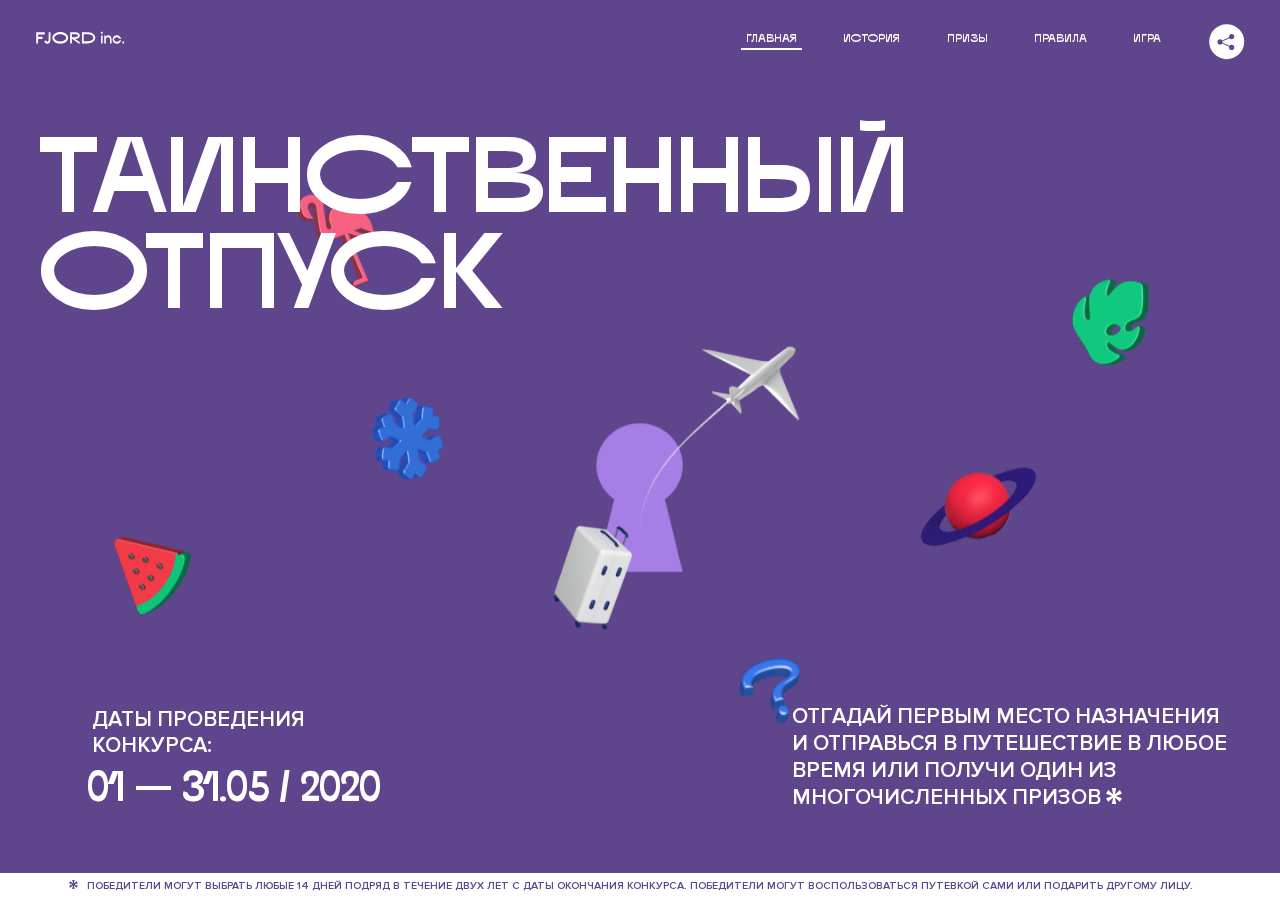
<file: 1/index.html>
<!DOCTYPE html>
<html lang="ru">
<head>
  <meta charset="UTF-8">
  <meta name="description" content="">
  <meta name="viewport" content="width=device-width, initial-scale=1.0">
  <meta http-equiv="X-UA-Compatible" content="ie=edge">
  <title>Mysterious Vacation</title>
  <link rel="stylesheet" href="css/style.min.css">
<link href="css/style.min.css" rel="stylesheet">  <base href="https://htmlacademy-animation.github.io/119056-magic-vacation-1/1/">
</head>
<body>

  <header class="page-header js-header">
    <div class="page-header__wrapper">
      <a href="#" class="page-header__logo" aria-label="Перейти на страницу FJORD.Inc">
        <svg width="100" height="15" viewBox="0 0 100 15" fill="none" xmlns="http://www.w3.org/2000/svg">
          <path d="M0.26 1.4V14H2.276V8.906H7.334V6.44H2.276V3.848H9.872V1.4H0.26ZM12.733 14.36C15.127 14.36 16.243 12.65 16.243 9.5V1.4H14.263V8.96C14.263 11.21 13.723 11.876 12.733 11.876C11.833 11.876 11.473 11.3 11.347 10.58L9.36702 10.94C9.63702 13.046 10.663 14.36 12.733 14.36ZM18.3918 7.7C18.3918 11.372 22.3878 14.36 27.3198 14.36C32.2518 14.36 36.2478 11.372 36.2478 7.7C36.2478 4.028 32.2518 1.04 27.3198 1.04C22.3878 1.04 18.3918 4.028 18.3918 7.7ZM20.6058 7.7C20.6058 5.378 23.6118 3.524 27.3198 3.524C30.9918 3.524 33.9798 5.378 33.9798 7.7C33.9798 10.004 30.9918 11.858 27.3198 11.858C23.6118 11.858 20.6058 10.004 20.6058 7.7ZM40.403 14V8.906H40.799L49.079 14.702V12.38L44.039 8.906H44.201C47.999 8.906 49.277 7.304 49.277 5.162C49.277 3.092 47.999 1.4 44.201 1.4H38.387V14H40.403ZM43.535 3.722C45.785 3.722 47.045 4.136 47.045 5.432C47.045 6.764 45.785 7.034 43.535 7.034H40.403V3.722H43.535ZM51.6936 1.382V14H57.8676C62.7456 14 66.7236 11.534 66.7236 7.7C66.7236 3.848 62.7456 1.382 57.8676 1.382H51.6936ZM53.7096 11.624V3.722H57.5436C61.5396 3.722 64.4916 5.018 64.4916 7.7C64.4916 10.238 61.5396 11.624 57.5436 11.624H53.7096ZM73.1832 14.018H74.9832V5H73.1832V14.018ZM72.9132 1.976C72.9132 2.57 73.3992 3.092 74.0832 3.092C74.7492 3.092 75.2352 2.57 75.2352 1.976C75.2352 1.382 74.7672 0.805999 74.0832 0.805999C73.3812 0.805999 72.9132 1.382 72.9132 1.976ZM76.7867 14H78.5687V9.104C78.7487 8.006 79.5947 6.962 81.0887 6.962C82.1147 6.962 83.2667 7.448 83.2667 9.554V14H85.0487V9.014C85.0487 6.152 83.2307 4.73 81.3587 4.73C79.9187 4.73 79.0727 5.558 78.5687 6.854V5H76.7867V14ZM90.9898 14.27C93.5098 14.27 95.3818 12.506 95.7238 10.328H94.0498C93.7258 11.3 92.6998 12.02 90.9898 12.02C88.8478 12.02 87.7678 10.922 87.7678 9.59C87.7678 8.24 88.8478 6.962 90.9898 6.962C92.7538 6.962 93.7978 7.844 94.0858 8.924H95.7418C95.4358 6.71 93.6178 4.73 90.9898 4.73C88.0918 4.73 86.1298 7.124 86.1298 9.59C86.1298 12.074 88.1278 14.27 90.9898 14.27ZM97.0693 12.938C97.0693 13.658 97.5553 14.144 98.2753 14.144C98.9953 14.144 99.4813 13.658 99.4813 12.938C99.4813 12.2 98.9953 11.714 98.2753 11.714C97.5553 11.714 97.0693 12.2 97.0693 12.938Z" fill="currentColor"></path>
        </svg>
      </a>
      <button class="page-header__toggler js-menu-toggler" type="button" aria-label="Управление мобильным меню"><span>Меню</span></button>
      <nav class="page-header__nav">
        <div class="page-header__menu js-menu" id="menu">
          <ul>
            <li>
              <a class="js-menu-link active" href="#top" data-href="top">главная</a>
            </li>
            <li>
              <a class="js-menu-link" href="#story" data-href="story">история</a>
            </li>
            <li>
              <a class="js-menu-link" href="#prizes" data-href="prizes">призы</a>
            </li>
            <li>
              <a class="js-menu-link" href="#rules" data-href="rules">правила</a>
            </li>
            <li>
              <a class="js-menu-link" href="#game" data-href="game">игра</a>
            </li>
          </ul>
        </div>
        <div class="page-header__social">
          <div class="social-block js-social-block">
            <button class="social-block__toggler" aria-label="Управлять блоком с социальными кнопками">
              <svg width="26" height="22" viewBox="0 0 27 22" fill="none" xmlns="http://www.w3.org/2000/svg">
                <path d="M19.6721 7.43664C21.6273 7.43664 23.213 5.85095 23.213 3.89566C23.213 1.94037 21.6273 0.354675 19.6721 0.354675C17.7168 0.354675 16.1311 1.94037 16.1311 3.89566C16.1311 4.19968 16.1728 4.49178 16.2458 4.77345L7.21751 8.95527C6.57519 8.05214 5.52303 7.46049 4.33078 7.46049C2.37549 7.46049 0.789795 9.04618 0.789795 11.0015C0.789795 12.9568 2.37549 14.5425 4.33078 14.5425C5.52303 14.5425 6.57668 13.9508 7.21751 13.0477L16.2458 17.2295C16.1743 17.5112 16.1311 17.8033 16.1311 18.1073C16.1311 20.0626 17.7168 21.6483 19.6721 21.6483C21.6273 21.6483 23.213 20.0626 23.213 18.1073C23.213 16.152 21.6273 14.5663 19.6721 14.5663C18.4798 14.5663 17.4262 15.158 16.7853 16.0611L7.75701 11.8793C7.82854 11.5976 7.87176 11.3055 7.87176 11.0015C7.87176 10.6974 7.83003 10.4053 7.75701 10.1237L16.7853 5.94186C17.4262 6.84499 18.4783 7.43664 19.6721 7.43664Z" fill="currentColor"></path>
              </svg>
            </button>
            <ul class="social-block__list">
              <li>
                <a class="social-block__link social-block__link--fb" href="#" aria-label="Мы на Facebook">
                  <svg width="8" height="17" viewBox="0 0 8 17" fill="none" xmlns="http://www.w3.org/2000/svg">
                    <path d="M4.24646 16.9899H1.09275L1.05793 8.49828H0V5.30707H1.05793V3.81124C1.05793 1.42084 2.57654 0 5.21735 0H7.41758V3.18585H5.30841C4.28262 3.18585 4.2478 3.48582 4.2478 4.24914V5.30707H7.42964L7.16716 8.49828H4.2478V16.9899H4.24646Z" fill="currentColor"></path>
                  </svg>
                </a>
              </li>
              <li>
                <a class="social-block__link social-block__link--insta" href="#" aria-label="Мы в Instagram">
                  <svg width="15" height="15" viewBox="0 0 15 15" fill="none" xmlns="http://www.w3.org/2000/svg">
                    <path d="M11.0197 0H4.19806C2.14246 0 0.471191 1.66993 0.471191 3.72285V10.5499C0.471191 12.6082 2.14112 14.2727 4.19806 14.2727H11.0197C13.0753 14.2727 14.7466 12.6082 14.7466 10.5499V3.72285C14.7466 1.67127 13.0753 0 11.0197 0ZM11.0197 12.4849H4.19806C3.13076 12.4849 2.26432 11.6158 2.26432 10.5512V3.72419C2.26432 2.65956 3.13076 1.79715 4.19806 1.79715H11.0197C12.087 1.79715 12.9535 2.6609 12.9535 3.72419V10.5512C12.9535 11.6145 12.087 12.4849 11.0197 12.4849Z" fill="currentColor"></path>
                    <path d="M7.60887 3.11084C5.38989 3.11084 3.58203 4.9187 3.58203 7.14036C3.58203 9.35532 5.38989 11.1645 7.60887 11.1645C9.83053 11.1645 11.6357 9.35666 11.6357 7.14036C11.6357 4.9187 9.83053 3.11084 7.60887 3.11084ZM7.60887 9.36871C6.37551 9.36871 5.37784 8.37372 5.37784 7.14036C5.37784 5.90699 6.37551 4.90665 7.60887 4.90665C8.83822 4.90665 9.84259 5.90833 9.84259 7.14036C9.84392 8.37238 8.83822 9.36871 7.60887 9.36871Z" fill="currentColor"></path>
                    <path d="M11.3573 2.35962C10.8256 2.35962 10.3931 2.79752 10.3931 3.32381C10.3931 3.85546 10.8256 4.29336 11.3573 4.29336C11.8862 4.29336 12.3215 3.85546 12.3215 3.32381C12.3215 2.79752 11.8862 2.35962 11.3573 2.35962Z" fill="currentColor"></path>
                  </svg>
                </a>
              </li>
              <li>
                <a class="social-block__link social-block__link--vk" href="#" aria-label="Мы ВКонтакте">
                  <svg width="17" height="10" viewBox="0 0 17 10" fill="none" xmlns="http://www.w3.org/2000/svg">
                    <path d="M14.1234 4.9002C14.1234 4.9002 16.3623 1.72708 16.5866 0.680242C16.6595 0.312285 16.4947 0.103188 16.1069 0.103188C16.1069 0.103188 14.8193 0.103188 14.168 0.103188C13.7235 0.103188 13.5587 0.293278 13.4235 0.579768C13.4235 0.579768 12.3724 2.82553 11.0969 4.24712C10.6861 4.70333 10.4781 4.84318 10.2511 4.84318C10.0646 4.84318 9.98625 4.6911 9.98625 4.27834V0.649016C9.98625 0.147997 9.92545 0.00135496 9.5066 0.00135496H6.39628C6.15578 0.00135496 6.0085 0.134417 6.0085 0.324506C6.0085 0.801084 6.73406 0.908351 6.73406 2.20231V4.87305C6.73406 5.40529 6.70569 5.61575 6.45303 5.61575C5.78016 5.61575 4.19528 3.30618 3.30623 0.678887C3.12923 0.145282 2.93737 0 2.43475 0H0.486409C0.205373 0 0 0.190085 0 0.476576C0 0.991172 0.60666 3.40801 2.99277 6.64358C4.59927 8.8201 6.70569 10 8.60269 10C9.76196 10 10.0416 9.80312 10.0416 9.31432V7.63883C10.0416 7.22607 10.2065 7.04956 10.4429 7.04956C10.7078 7.04956 11.1847 7.13238 12.2805 8.22268C13.5843 9.47862 13.6762 10 14.3896 10H16.5676C16.7919 10 17 9.89273 17 9.52342C17 9.02919 16.3623 8.15343 15.384 7.10659C14.9801 6.56755 14.3302 5.98914 14.1248 5.72301C13.8275 5.40801 13.9154 5.23014 14.1234 4.9002Z" fill="currentColor"></path>
                  </svg>
                </a>
              </li>
            </ul>
          </div>
        </div>
      </nav>
    </div>
  </header>

  <main class="page-content">

    <section class="animation-screen"></section>

    <section class="screen screen--hidden screen--intro js-scrollspy" id="top">
      <div class="screen__wrapper">
        <div class="intro">
          <h1 class="intro__title">Таинственный отпуск</h1>
          <div class="intro__content">
            <div class="intro__info">
              <p class="intro__label">Даты проведения конкурса:</p>
              <p class="intro__date">01 — 31.05 / 2020</p>
            </div>
            <div class="intro__message">
              <p>
                Отгадай первым место назначения и&nbsp;отправься в&nbsp;путешествие в&nbsp;любое время или получи один из многочисленных призов
                <svg width="16" height="16" viewBox="0 0 10 10" fill="none" xmlns="http://www.w3.org/2000/svg">
                  <path d="M0 6.35337L3.90271 4.99012L0 3.64663L1.34615 1.32374L4.44287 4.01073L3.67364 0H6.34615L5.57692 4.01073L8.65385 1.32374L10 3.64663L6.13405 4.99012L10 6.35337L8.65385 8.65651L5.57692 5.98927L6.34615 10H3.67364L4.44287 5.96952L1.34615 8.65651L0 6.35337Z" fill="currentColor"></path>
                </svg>
              </p>
            </div>
          </div>
        </div>
      </div>
      <div class="screen__footer js-footer">
        <button class="screen__footer-enlarge js-footer-toggler" type="button" aria-label="Показать сообщение">
          <svg width="10" height="10" viewBox="0 0 10 10" fill="none" xmlns="http://www.w3.org/2000/svg">
            <path d="M0 6.35337L3.90271 4.99012L0 3.64663L1.34615 1.32374L4.44287 4.01073L3.67364 0H6.34615L5.57692 4.01073L8.65385 1.32374L10 3.64663L6.13405 4.99012L10 6.35337L8.65385 8.65651L5.57692 5.98927L6.34615 10H3.67364L4.44287 5.96952L1.34615 8.65651L0 6.35337Z" fill="currentColor"></path>
          </svg>
        </button>
        <button class="screen__footer-collapse js-footer-toggler" type="button" aria-label="Скрыть сообщение">
          <svg width="13" height="13" viewBox="0 0 13 13" fill="none" xmlns="http://www.w3.org/2000/svg">
            <line x1="12.3536" y1="0.353553" x2="0.738349" y2="11.9688" stroke="currentColor"></line>
            <line x1="0.738319" y1="0.539925" x2="12.3535" y2="12.1551" stroke="currentColor"></line>
          </svg>
        </button>
        <div class="screen__footer-wrapper">
          <div class="screen__footer-announce">
            <p class="screen__footer-label">Даты проведения конкурса:</p>
            <p class="screen__footer-date">01 — 31.05 / 2020</p>
          </div>
          <div class="screen__footer-note">
            <p>
              <svg width="10" height="10" viewBox="0 0 10 10" fill="none" xmlns="http://www.w3.org/2000/svg">
                <path d="M0 6.35337L3.90271 4.99012L0 3.64663L1.34615 1.32374L4.44287 4.01073L3.67364 0H6.34615L5.57692 4.01073L8.65385 1.32374L10 3.64663L6.13405 4.99012L10 6.35337L8.65385 8.65651L5.57692 5.98927L6.34615 10H3.67364L4.44287 5.96952L1.34615 8.65651L0 6.35337Z" fill="currentColor"></path>
              </svg>
              <span>Победители могут выбрать любые 14 дней подряд в&nbsp;течение двух лет с&nbsp;даты окончания конкурса. Победители могут воспользоваться путевкой сами или подарить другому лицу.</span>
            </p>
          </div>
        </div>
      </div>
    </section>

    <section class="screen screen--hidden screen--story js-scrollspy" id="story">

      <div class="slider swiper-container js-slider">

        <div class="swiper-wrapper">

          <div class="slider__item swiper-slide">
            <h2 class="slider__item-title">История</h2>
            <p class="slider__item-text">Джеймс Таргет был основателем компании &laquo;Fjord Inc.&raquo;. С&nbsp;1965 года &laquo;Fjord Inc.&raquo; прославилась надёжными и&nbsp;удобными чемоданами и&nbsp;аксессуарами для туристов.</p>
          </div>

          <div class="slider__item swiper-slide">
            <p class="slider__item-text">Когда Джеймсу было 7&nbsp;лет, в&nbsp;их&nbsp;доме гостил дядюшка и&nbsp;развлекал детей рассказами о&nbsp;своей поездке в&nbsp;место, показавшееся малышу Таргету невероятным. Тогда Джеймс решил, что однажды посетит его, но&nbsp;не&nbsp;будет рассказывать о&nbsp;мечте, пока не&nbsp;осуществит.</p>
          </div>

          <div class="slider__item swiper-slide">
            <p class="slider__item-text">Джеймс Таргет стал увлеченным путешественником. Он&nbsp;посетил 5&nbsp;континентов, 126&nbsp;стран.</p>
          </div>

          <div class="slider__item swiper-slide">
            <p class="slider__item-text">Он&nbsp;сплавлялся по&nbsp;Амазонке и&nbsp;погружался в&nbsp;пещеры Франции, медитировал в&nbsp;горах Тибета и&nbsp;пожимал руку вождя племени Акугауа.</p>
          </div>

          <div class="slider__item swiper-slide">
            <p class="slider__item-text">Из&nbsp;своих поездок Джеймс Таргет привозил идеи, как сделать свои чемоданы &laquo;Fjord Inc.&raquo; удобными и&nbsp;приспособленными к&nbsp;разным дорожным условиям.</p>
          </div>

          <div class="slider__item swiper-slide">
            <p class="slider__item-text">Всё это время Джеймс не&nbsp;оставлял идею поездки своей мечты. Однако, как только он&nbsp;брался за&nbsp;планирование, возникали препятствия, не&nbsp;позволяющие отправиться туда.</p>
          </div>

          <div class="slider__item swiper-slide">
            <p class="slider__item-text">В&nbsp;возрасте 67&nbsp;лет Джеймс Таргет попал под лавину и&nbsp;погиб. В&nbsp;своём завещании он&nbsp;поручил отправить в&nbsp;заветное путешествие трёх смельчаков, единых с&nbsp;ним духом.</p>
          </div>

          <div class="slider__item swiper-slide">
            <p class="slider__item-text">Тех, кто сможет узнать таинственное место, задавая вопросы специально обученному ИИ&nbsp;&laquo;Соне&raquo;, ждет фантастическое путешествие.</p>
          </div>
        </div>
        <div class="slider__controls">
          <button class="slider__control slider__control--prev js-control-prev" type="button" aria-label="Показать предыдущую историю">
            <svg width="12" height="22" viewBox="0 0 12 22" fill="none" xmlns="http://www.w3.org/2000/svg">
              <path d="M11 1L1 11L11 21" stroke="currentColor" stroke-width="2" stroke-linejoin="round"></path>
            </svg>
          </button>
          <button class="slider__control slider__control--next js-control-next" type="button" aria-label="Показать следующую историю">
            <svg width="12" height="22" viewBox="0 0 12 22" fill="none" xmlns="http://www.w3.org/2000/svg">
              <path d="M1 1L11 11L1 21" stroke="currentColor" stroke-width="2" stroke-linejoin="round"></path>
            </svg>
          </button>
        </div>
        <div class="slider__pagination swiper-pagination"></div>
      </div>
    </section>

    <section class="screen screen--hidden screen--prizes js-scrollspy" id="prizes">
      <div class="screen__wrapper">
        <div class="prizes">
          <h2 class="prizes__title">ПРизы</h2>
          <div class="prizes__lead">
            <p>Найди ответ и&nbsp;получи один из&nbsp;призов:</p>
          </div>
          <ul class="prizes__list">
            <li class="prizes__item prizes__item--journeys">
              <div class="prizes__icon">
                <picture>
                  <source srcset="img/prize1-mob.svg" media="(orientation: portrait)">
                  <img src="img/prize1.svg" alt="">
                </picture>
              </div>
              <p class="prizes__desc">
                <b>3</b>
                <span>загадочных путешествия</span>
              </p>
            </li>
            <li class="prizes__item prizes__item--cases">
              <div class="prizes__icon">
                <picture>
                  <source srcset="img/prize2-mob.svg" media="(orientation: portrait)">
                  <img src="img/prize2.svg" alt="">
                </picture>
              </div>
              <p class="prizes__desc">
                <b>7</b>
                <span>надежных чемоданов</span>
              </p>
            </li>
            <li class="prizes__item prizes__item--codes">
              <div class="prizes__icon">
                <picture>
                  <source srcset="img/prize3-mob.svg" media="(orientation: portrait)">
                  <img src="img/prize3.svg" alt="">
                </picture>
              </div>
              <p class="prizes__desc">
                <b>900</b>
                <span>
                  промокодов на&nbsp;скидку 15%
                  <svg width="10" height="10" viewBox="0 0 10 10" fill="none" xmlns="http://www.w3.org/2000/svg">
                    <path d="M0 6.35337L3.90271 4.99012L0 3.64663L1.34615 1.32374L4.44287 4.01073L3.67364 0H6.34615L5.57692 4.01073L8.65385 1.32374L10 3.64663L6.13405 4.99012L10 6.35337L8.65385 8.65651L5.57692 5.98927L6.34615 10H3.67364L4.44287 5.96952L1.34615 8.65651L0 6.35337Z" fill="currentColor"></path>
                  </svg>
                </span>
              </p>
            </li>
          </ul>
        </div>
      </div>
      <div class="screen__footer js-footer">
        <button class="screen__footer-enlarge js-footer-toggler" type="button" aria-label="Показать сообщение">
          <svg width="10" height="10" viewBox="0 0 10 10" fill="none" xmlns="http://www.w3.org/2000/svg">
            <path d="M0 6.35337L3.90271 4.99012L0 3.64663L1.34615 1.32374L4.44287 4.01073L3.67364 0H6.34615L5.57692 4.01073L8.65385 1.32374L10 3.64663L6.13405 4.99012L10 6.35337L8.65385 8.65651L5.57692 5.98927L6.34615 10H3.67364L4.44287 5.96952L1.34615 8.65651L0 6.35337Z" fill="currentColor"></path>
          </svg>
        </button>
        <button class="screen__footer-collapse js-footer-toggler" type="button" aria-label="Скрыть сообщение">
          <svg width="13" height="13" viewBox="0 0 13 13" fill="none" xmlns="http://www.w3.org/2000/svg">
            <line x1="12.3536" y1="0.353553" x2="0.738349" y2="11.9688" stroke="currentColor"></line>
            <line x1="0.738319" y1="0.539925" x2="12.3535" y2="12.1551" stroke="currentColor"></line>
          </svg>
        </button>
        <div class="screen__footer-wrapper">
          <div class="screen__footer-announce">
            <p class="screen__footer-label">Даты проведения конкурса:</p>
            <p class="screen__footer-date">01 — 31.05 / 2020</p>
          </div>
          <div class="screen__footer-note">
            <p>
              <svg width="10" height="10" viewBox="0 0 10 10" fill="none" xmlns="http://www.w3.org/2000/svg">
                <path d="M0 6.35337L3.90271 4.99012L0 3.64663L1.34615 1.32374L4.44287 4.01073L3.67364 0H6.34615L5.57692 4.01073L8.65385 1.32374L10 3.64663L6.13405 4.99012L10 6.35337L8.65385 8.65651L5.57692 5.98927L6.34615 10H3.67364L4.44287 5.96952L1.34615 8.65651L0 6.35337Z" fill="currentColor"></path>
              </svg>
              <span>Скидка&nbsp;15% на&nbsp;единоразовое приобретение путёвки с&nbsp;1&nbsp;июня 2020 по&nbsp;31&nbsp;мая 2022&nbsp;года. Суммируется с&nbsp;другими акциями</span>
            </p>
          </div>
        </div>
      </div>
    </section>

    <section class="screen screen--hidden screen--rules js-scrollspy" id="rules">
      <div class="screen__wrapper">
        <div class="rules">
          <h2 class="rules__title">Правила</h2>
          <div class="rules__lead">
            <p>Для того чтобы получить наследство Джеймса Таргета, тебе нужно выведать у&nbsp;&laquo;Сони&raquo;, куда предстоит отправиться тебе в&nbsp;случае победы</p>
          </div>
          <ol class="rules__list">
            <li class="rules__item">
              <p>Тебе отводится <br>5&nbsp;минут</p>
            </li>
            <li class="rules__item">
              <p>Задавай любые вопросы в&nbsp;текстовом поле</p>
            </li>
            <li class="rules__item">
              <p>Нажимай кнопку &laquo;Узнать&raquo;, чтобы получить ответ</p>
            </li>
            <li class="rules__item">
              <p>&laquo;Соня&raquo; может отвечать только&nbsp;Да или Нет</p>
            </li>
          </ol>
          <a href="#game" class="rules__link btn">Погнали!</a>
        </div>
      </div>
      <div class="screen__disclaimer">
        <div class="disclaimer">
          <ul>
            <li>
              <a href="#">Правовая информация</a>
            </li>
            <li>
              <a href="#">Подробные правила</a>
            </li>
          </ul>
        </div>
      </div>
    </section>

    <section class="screen screen--hidden screen--game js-scrollspy" id="game">
      <div class="screen__wrapper">
        <div class="game">
          <div class="game__header">
            <h2 class="game__title">Игра</h2>
            <div class="game__counter">
              <span>05</span>:<span>00</span>
            </div>
          </div>
          <div class="game__body">
            <div class="chat">
              <div class="chat__body js-chat">
                <ul class="chat__list" id="messages"></ul>
              </div>
              <div class="chat__footer">
                <form action="#" method="post" class="form" id="message-form">
                  <label for="message-field" class="visually-hidden">Поле для ввода вопроса</label>
                  <input type="text" class="form__field" id="message-field">
                  <button class="form__button btn">
                    Узнать
                    <svg width="18" height="19" viewBox="0 0 18 19" fill="none" xmlns="http://www.w3.org/2000/svg">
                      <path stroke="currentColor" stroke-width="2" d="M9 19V1"></path>
                      <path d="M1 9l8-8 8 8" stroke="currentColor" stroke-width="2" stroke-linejoin="round"></path>
                    </svg>
                  </button>
                </form>
              </div>
            </div>
          </div>
          <!-- временные кнопки для показа результата -->
          <div class="game__buttons">
            <button class="game__button btn js-show-result" type="button" data-target="result">Положительный результат</button>
            <button class="game__button btn js-show-result" type="button" data-target="result2">Положительный результат - 2</button>
            <button class="game__button btn js-show-result" type="button" data-target="result3">Отрицательный результат</button>
          </div>
        </div>
      </div>
    </section>

    <section class="screen screen--hidden screen--result" id="result">
      <div class="screen__wrapper">
        <div class="result result--trip">
          <div class="result__image">
            <picture>
              <source srcset="img/result1-mob.png 1x, img/result1-mob@2x.png 2x" media="(max-width: 768px) and (orientation: portrait)">
              <img src="img/result1.png" srcset="img/result1@2x.png 2x" alt="">
            </picture>
          </div>
          <h2 class="result__title">
            <span class="visually-hidden">ПОбеда!</span>
            <svg xmlns="http://www.w3.org/2000/svg" viewBox="0 0 568.85 109.24">
              <path d="M16,24.44V92H2.6V8H75V92H61.52V24.44H16Z" transform="translate(-2.1 -1.5)" fill="none" stroke="currentColor"></path>
              <path d="M148.76,5.6c32.88,0,59.52,19.92,59.52,44.4s-26.64,44.4-59.52,44.4S89.24,74.48,89.24,50,115.88,5.6,148.76,5.6Zm0,72.12c24.48,0,44.4-12.36,44.4-27.72s-19.92-27.84-44.4-27.84C124,22.16,104,34.52,104,50S124,77.72,148.76,77.72Z" transform="translate(-2.1 -1.5)" fill="none" stroke="currentColor"></path>
              <path d="M287.36,8V24.44H236v14.4h25.32c25.44,0,34,11.16,34,26.52,0,15.6-8.52,26.64-34,26.64H222.56V8h64.8ZM256.88,76.52c15.12,0,23.52-2,23.52-11.52S272,54.44,256.88,54.44H236V76.52h20.88Z" transform="translate(-2.1 -1.5)" fill="none" stroke="currentColor"></path>
              <path d="M371.47,8V24.44H320.84V41.6h33.6V58h-33.6V75.56h50.64V92H307.4V8h64.08Z" transform="translate(-2.1 -1.5)" fill="none" stroke="currentColor"></path>
              <path d="M382.39,110.24V75.56h7.44c4.56-4.68,7.8-18.36,8.76-56L399,8h48.6V75.56h10v34.68H442.87V92H397v18.24H382.39Zm51.72-34.68V24.44H411.55v3.12c-0.48,22.44-3.24,37.68-7.2,48h29.76Z" transform="translate(-2.1 -1.5)" fill="none" stroke="currentColor"></path>
              <path d="M463.75,92l28-84h27.12l28.08,84H533.47l-7.8-23.52h-37.8L480.07,92H463.75Zm56.64-40L507,11.84,493.51,52h26.88Z" transform="translate(-2.1 -1.5)" fill="none" stroke="currentColor"></path>
              <path d="M554.12,70.4L555.55,2H569l1.44,68.4H554.12Zm8.28,6.36c4.8,0,8,3.24,8,8.16a8,8,0,1,1-16.08,0C554.35,80,557.59,76.76,562.39,76.76Z" transform="translate(-2.1 -1.5)" fill="none" stroke="currentColor"></path>
            </svg>
          </h2>
          <div class="result__text">
            <p>ты&nbsp;отправляешься в&nbsp;Арктику!</p>
          </div>
          <div class="result__form">
            <form action="#" method="post" class="form form--result">
              <label for="email-field" class="form__label">зарегистрируй результат</label>
              <input type="email" class="form__field" id="email-field" placeholder="e-mail для регистации результата и получения приза" required="">
              <button class="form__button btn">
                отправить
                <svg width="18" height="19" viewBox="0 0 18 19" fill="none" xmlns="http://www.w3.org/2000/svg">
                  <path stroke="currentColor" stroke-width="2" d="M9 19V1"></path>
                  <path d="M1 9l8-8 8 8" stroke="currentColor" stroke-width="2" stroke-linejoin="round"></path>
                </svg>
              </button>
            </form>
          </div>
        </div>
      </div>
    </section>

    <section class="screen screen--hidden screen--result" id="result2">
      <div class="screen__wrapper">
        <div class="result result--prize">
          <div class="result__image">
            <picture>
              <source srcset="img/result2-mob.png 1x, img/result2-mob@2x.png 2x" media="(max-width: 768px) and (orientation: portrait)">
              <img src="img/result2.png" srcset="img/result2@2x.png 2x" alt="">
            </picture>
          </div>
          <h2 class="result__title">
            <span class="visually-hidden">ПОбеда!</span>
            <svg xmlns="http://www.w3.org/2000/svg" viewBox="0 0 568.85 109.24">
              <path d="M16,24.44V92H2.6V8H75V92H61.52V24.44H16Z" transform="translate(-2.1 -1.5)" fill="none" stroke="currentColor"></path>
              <path d="M148.76,5.6c32.88,0,59.52,19.92,59.52,44.4s-26.64,44.4-59.52,44.4S89.24,74.48,89.24,50,115.88,5.6,148.76,5.6Zm0,72.12c24.48,0,44.4-12.36,44.4-27.72s-19.92-27.84-44.4-27.84C124,22.16,104,34.52,104,50S124,77.72,148.76,77.72Z" transform="translate(-2.1 -1.5)" fill="none" stroke="currentColor"></path>
              <path d="M287.36,8V24.44H236v14.4h25.32c25.44,0,34,11.16,34,26.52,0,15.6-8.52,26.64-34,26.64H222.56V8h64.8ZM256.88,76.52c15.12,0,23.52-2,23.52-11.52S272,54.44,256.88,54.44H236V76.52h20.88Z" transform="translate(-2.1 -1.5)" fill="none" stroke="currentColor"></path>
              <path d="M371.47,8V24.44H320.84V41.6h33.6V58h-33.6V75.56h50.64V92H307.4V8h64.08Z" transform="translate(-2.1 -1.5)" fill="none" stroke="currentColor"></path>
              <path d="M382.39,110.24V75.56h7.44c4.56-4.68,7.8-18.36,8.76-56L399,8h48.6V75.56h10v34.68H442.87V92H397v18.24H382.39Zm51.72-34.68V24.44H411.55v3.12c-0.48,22.44-3.24,37.68-7.2,48h29.76Z" transform="translate(-2.1 -1.5)" fill="none" stroke="currentColor"></path>
              <path d="M463.75,92l28-84h27.12l28.08,84H533.47l-7.8-23.52h-37.8L480.07,92H463.75Zm56.64-40L507,11.84,493.51,52h26.88Z" transform="translate(-2.1 -1.5)" fill="none" stroke="currentColor"></path>
              <path d="M554.12,70.4L555.55,2H569l1.44,68.4H554.12Zm8.28,6.36c4.8,0,8,3.24,8,8.16a8,8,0,1,1-16.08,0C554.35,80,557.59,76.76,562.39,76.76Z" transform="translate(-2.1 -1.5)" fill="none" stroke="currentColor"></path>
            </svg>
          </h2>
          <div class="result__text">
            <p>чемодан &laquo;Fjord&nbsp;Inc.&raquo;&nbsp;твой</p>
          </div>
          <div class="result__form">
            <form action="#" method="post" class="form form--result">
              <label for="email-field2" class="form__label">зарегистрируй результат</label>
              <input type="email" class="form__field" id="email-field2" placeholder="e-mail для регистации результата и получения приза" required="">
              <button class="form__button btn">
                отправить
                <svg width="18" height="19" viewBox="0 0 18 19" fill="none" xmlns="http://www.w3.org/2000/svg">
                  <path stroke="currentColor" stroke-width="2" d="M9 19V1"></path>
                  <path d="M1 9l8-8 8 8" stroke="currentColor" stroke-width="2" stroke-linejoin="round"></path>
                </svg>
              </button>
            </form>
          </div>
        </div>
      </div>
    </section>

    <section class="screen screen--hidden screen--result" id="result3">
      <div class="screen__wrapper">
        <div class="result result--negative">
          <div class="result__image">
            <picture>
              <source srcset="img/result3-mob.png 1x, img/result3-mob@2x.png 2x" media="(max-width: 768px) and (orientation: portrait)">
              <img src="img/result3.png" srcset="img/result3@2x.png 2x" alt="">
            </picture>
          </div>
          <h2 class="result__title">
            <span class="visually-hidden">Не угадал!</span>
            <svg xmlns="http://www.w3.org/2000/svg" viewBox="0 0 660.77 109.24">
              <path d="M2.66,92V8H16.1V42.2H53.3V8H66.74V92H53.3V58.64H16.1V92H2.66Z" transform="translate(-2.16 -1.5)" fill="none" stroke="currentColor"></path>
              <path d="M147.62,8V24.44H97V41.6h33.6V58H97V75.56h50.64V92H83.54V8h64.08Z" transform="translate(-2.16 -1.5)" fill="none" stroke="currentColor"></path>
              <path d="M199.22,8l20.52,42.36L235.34,8h16.44l-31,84H204.38l9.48-25.92L185.78,8h13.44Z" transform="translate(-2.16 -1.5)" fill="none" stroke="currentColor"></path>
              <path d="M273.74,24.44V92H260.3V8h50.16V24.44H273.74Z" transform="translate(-2.16 -1.5)" fill="none" stroke="currentColor"></path>
              <path d="M307.1,92l28-84h27.12l28.08,84H376.82L369,68.48h-37.8L323.42,92H307.1Zm56.64-40L350.3,11.84,336.86,52h26.88Z" transform="translate(-2.16 -1.5)" fill="none" stroke="currentColor"></path>
              <path d="M396.38,110.24V75.56h7.44c4.56-4.68,7.8-18.36,8.76-56L412.94,8h48.6V75.56h10v34.68H456.86V92H411v18.24H396.38ZM448.1,75.56V24.44H425.54v3.12c-0.48,22.44-3.24,37.68-7.2,48H448.1Z" transform="translate(-2.16 -1.5)" fill="none" stroke="currentColor"></path>
              <path d="M477.74,92l28-84h27.12L560.9,92H547.46l-7.8-23.52h-37.8L494.06,92H477.74Zm56.64-40-13.44-40.2L507.5,52h26.88Z" transform="translate(-2.16 -1.5)" fill="none" stroke="currentColor"></path>
              <path d="M568.7,76.88a13.77,13.77,0,0,0,5,1c6.6,0,10.44-6.24,12-58.32L586.22,8h46.2V92H619V24.44H598.82l-0.12,3.12C597.14,81,589,94.4,573.74,94.4a28.55,28.55,0,0,1-6.72-.84Z" transform="translate(-2.16 -1.5)" fill="none" stroke="currentColor"></path>
              <path d="M646.1,70.4L647.54,2H661l1.44,68.4H646.1Zm8.28,6.36c4.8,0,8,3.24,8,8.16a8,8,0,0,1-16.08,0C646.34,80,649.58,76.76,654.38,76.76Z" transform="translate(-2.16 -1.5)" fill="none" stroke="currentColor"></path>
            </svg>
          </h2>
          <button class="result__button js-play" type="button">
            не сдавайся!
            <span>
              <svg width="27" height="22" viewBox="0 0 27 22" fill="none" xmlns="http://www.w3.org/2000/svg">
                <path d="M10.6899 1.47998C5.42992 1.47998 1.16992 5.73998 1.16992 11C1.16992 16.26 5.42992 20.52 10.6899 20.52C15.9499 20.52 20.2099 16.26 20.2099 11V7.13998" stroke="currentColor" stroke-width="2" stroke-miterlimit="10"></path>
                <path d="M15.1099 12.5099L20.1499 7.13989L25.3099 12.6299" stroke="currentColor" stroke-width="2" stroke-miterlimit="10" stroke-linejoin="round"></path>
              </svg>
            </span>
          </button>
        </div>
      </div>
    </section>

  </main>

<script src="js/script.js"></script></body>
</html>
</file>
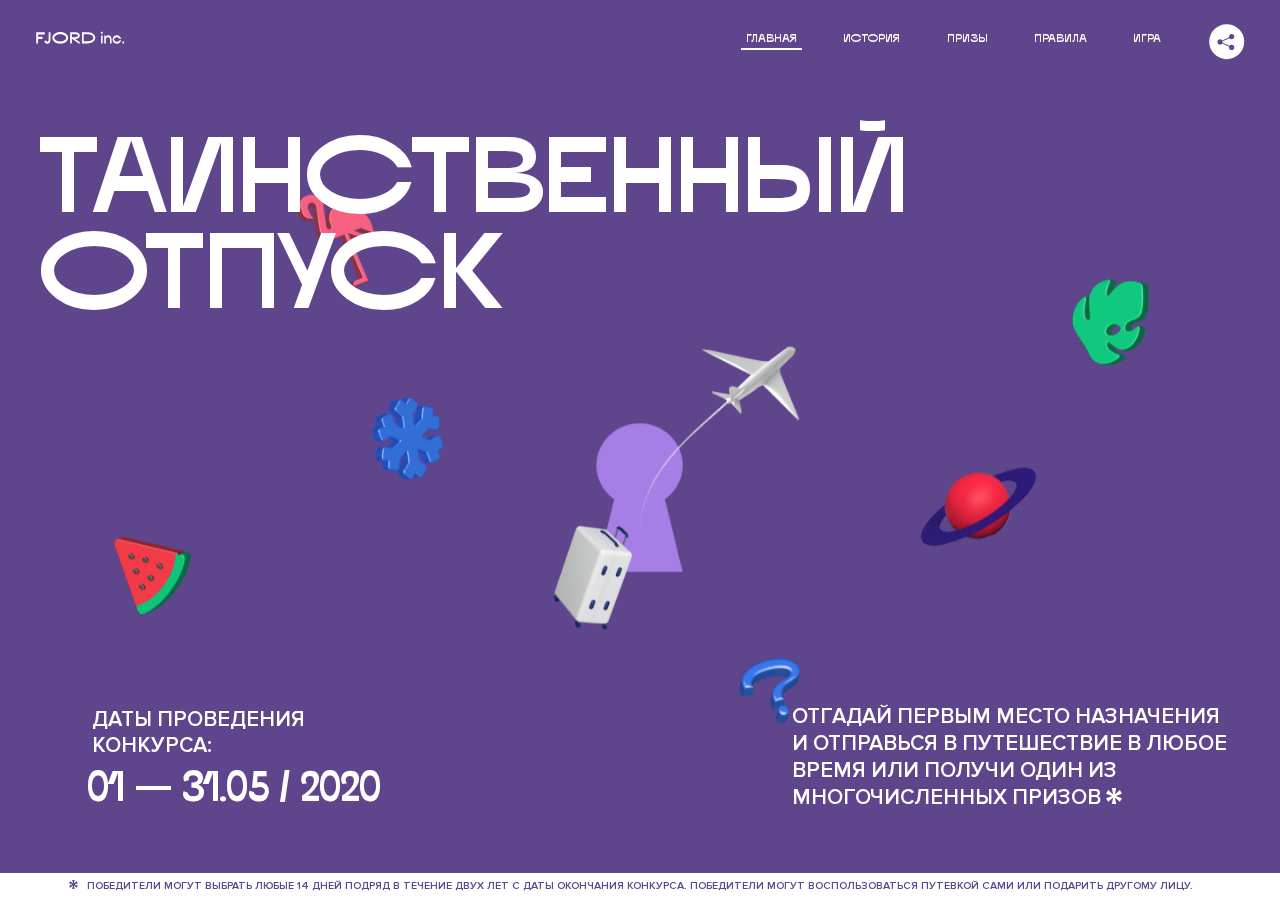
<file: 2/index.html>
<!DOCTYPE html>
<html lang="ru">
<head>
  <meta charset="UTF-8">
  <meta name="description" content="">
  <meta name="viewport" content="width=device-width, initial-scale=1.0">
  <meta http-equiv="X-UA-Compatible" content="ie=edge">
  <title>Mysterious Vacation</title>
  <link rel="stylesheet" href="css/style.min.css">
<link href="css/style.min.css" rel="stylesheet">  <base href="https://htmlacademy-animation.github.io/119056-magic-vacation-1/2/">
</head>
<body>

  <header class="page-header js-header">
    <div class="page-header__wrapper">
      <a href="#" class="page-header__logo" aria-label="Перейти на страницу FJORD.Inc">
        <svg width="100" height="15" viewBox="0 0 100 15" fill="none" xmlns="http://www.w3.org/2000/svg">
          <path d="M0.26 1.4V14H2.276V8.906H7.334V6.44H2.276V3.848H9.872V1.4H0.26ZM12.733 14.36C15.127 14.36 16.243 12.65 16.243 9.5V1.4H14.263V8.96C14.263 11.21 13.723 11.876 12.733 11.876C11.833 11.876 11.473 11.3 11.347 10.58L9.36702 10.94C9.63702 13.046 10.663 14.36 12.733 14.36ZM18.3918 7.7C18.3918 11.372 22.3878 14.36 27.3198 14.36C32.2518 14.36 36.2478 11.372 36.2478 7.7C36.2478 4.028 32.2518 1.04 27.3198 1.04C22.3878 1.04 18.3918 4.028 18.3918 7.7ZM20.6058 7.7C20.6058 5.378 23.6118 3.524 27.3198 3.524C30.9918 3.524 33.9798 5.378 33.9798 7.7C33.9798 10.004 30.9918 11.858 27.3198 11.858C23.6118 11.858 20.6058 10.004 20.6058 7.7ZM40.403 14V8.906H40.799L49.079 14.702V12.38L44.039 8.906H44.201C47.999 8.906 49.277 7.304 49.277 5.162C49.277 3.092 47.999 1.4 44.201 1.4H38.387V14H40.403ZM43.535 3.722C45.785 3.722 47.045 4.136 47.045 5.432C47.045 6.764 45.785 7.034 43.535 7.034H40.403V3.722H43.535ZM51.6936 1.382V14H57.8676C62.7456 14 66.7236 11.534 66.7236 7.7C66.7236 3.848 62.7456 1.382 57.8676 1.382H51.6936ZM53.7096 11.624V3.722H57.5436C61.5396 3.722 64.4916 5.018 64.4916 7.7C64.4916 10.238 61.5396 11.624 57.5436 11.624H53.7096ZM73.1832 14.018H74.9832V5H73.1832V14.018ZM72.9132 1.976C72.9132 2.57 73.3992 3.092 74.0832 3.092C74.7492 3.092 75.2352 2.57 75.2352 1.976C75.2352 1.382 74.7672 0.805999 74.0832 0.805999C73.3812 0.805999 72.9132 1.382 72.9132 1.976ZM76.7867 14H78.5687V9.104C78.7487 8.006 79.5947 6.962 81.0887 6.962C82.1147 6.962 83.2667 7.448 83.2667 9.554V14H85.0487V9.014C85.0487 6.152 83.2307 4.73 81.3587 4.73C79.9187 4.73 79.0727 5.558 78.5687 6.854V5H76.7867V14ZM90.9898 14.27C93.5098 14.27 95.3818 12.506 95.7238 10.328H94.0498C93.7258 11.3 92.6998 12.02 90.9898 12.02C88.8478 12.02 87.7678 10.922 87.7678 9.59C87.7678 8.24 88.8478 6.962 90.9898 6.962C92.7538 6.962 93.7978 7.844 94.0858 8.924H95.7418C95.4358 6.71 93.6178 4.73 90.9898 4.73C88.0918 4.73 86.1298 7.124 86.1298 9.59C86.1298 12.074 88.1278 14.27 90.9898 14.27ZM97.0693 12.938C97.0693 13.658 97.5553 14.144 98.2753 14.144C98.9953 14.144 99.4813 13.658 99.4813 12.938C99.4813 12.2 98.9953 11.714 98.2753 11.714C97.5553 11.714 97.0693 12.2 97.0693 12.938Z" fill="currentColor"></path>
        </svg>
      </a>
      <button class="page-header__toggler js-menu-toggler" type="button" aria-label="Управление мобильным меню"><span>Меню</span></button>
      <nav class="page-header__nav">
        <div class="page-header__menu js-menu" id="menu">
          <ul>
            <li>
              <a class="js-menu-link active" href="#top" data-href="top">главная</a>
            </li>
            <li>
              <a class="js-menu-link" href="#story" data-href="story">история</a>
            </li>
            <li>
              <a class="js-menu-link" href="#prizes" data-href="prizes">призы</a>
            </li>
            <li>
              <a class="js-menu-link" href="#rules" data-href="rules">правила</a>
            </li>
            <li>
              <a class="js-menu-link" href="#game" data-href="game">игра</a>
            </li>
          </ul>
        </div>
        <div class="page-header__social">
          <div class="social-block js-social-block">
            <button class="social-block__toggler" aria-label="Управлять блоком с социальными кнопками">
              <svg width="26" height="22" viewBox="0 0 27 22" fill="none" xmlns="http://www.w3.org/2000/svg">
                <path d="M19.6721 7.43664C21.6273 7.43664 23.213 5.85095 23.213 3.89566C23.213 1.94037 21.6273 0.354675 19.6721 0.354675C17.7168 0.354675 16.1311 1.94037 16.1311 3.89566C16.1311 4.19968 16.1728 4.49178 16.2458 4.77345L7.21751 8.95527C6.57519 8.05214 5.52303 7.46049 4.33078 7.46049C2.37549 7.46049 0.789795 9.04618 0.789795 11.0015C0.789795 12.9568 2.37549 14.5425 4.33078 14.5425C5.52303 14.5425 6.57668 13.9508 7.21751 13.0477L16.2458 17.2295C16.1743 17.5112 16.1311 17.8033 16.1311 18.1073C16.1311 20.0626 17.7168 21.6483 19.6721 21.6483C21.6273 21.6483 23.213 20.0626 23.213 18.1073C23.213 16.152 21.6273 14.5663 19.6721 14.5663C18.4798 14.5663 17.4262 15.158 16.7853 16.0611L7.75701 11.8793C7.82854 11.5976 7.87176 11.3055 7.87176 11.0015C7.87176 10.6974 7.83003 10.4053 7.75701 10.1237L16.7853 5.94186C17.4262 6.84499 18.4783 7.43664 19.6721 7.43664Z" fill="currentColor"></path>
              </svg>
            </button>
            <ul class="social-block__list">
              <li>
                <a class="social-block__link social-block__link--fb" href="#" aria-label="Мы на Facebook">
                  <svg width="8" height="17" viewBox="0 0 8 17" fill="none" xmlns="http://www.w3.org/2000/svg">
                    <path d="M4.24646 16.9899H1.09275L1.05793 8.49828H0V5.30707H1.05793V3.81124C1.05793 1.42084 2.57654 0 5.21735 0H7.41758V3.18585H5.30841C4.28262 3.18585 4.2478 3.48582 4.2478 4.24914V5.30707H7.42964L7.16716 8.49828H4.2478V16.9899H4.24646Z" fill="currentColor"></path>
                  </svg>
                </a>
              </li>
              <li>
                <a class="social-block__link social-block__link--insta" href="#" aria-label="Мы в Instagram">
                  <svg width="15" height="15" viewBox="0 0 15 15" fill="none" xmlns="http://www.w3.org/2000/svg">
                    <path d="M11.0197 0H4.19806C2.14246 0 0.471191 1.66993 0.471191 3.72285V10.5499C0.471191 12.6082 2.14112 14.2727 4.19806 14.2727H11.0197C13.0753 14.2727 14.7466 12.6082 14.7466 10.5499V3.72285C14.7466 1.67127 13.0753 0 11.0197 0ZM11.0197 12.4849H4.19806C3.13076 12.4849 2.26432 11.6158 2.26432 10.5512V3.72419C2.26432 2.65956 3.13076 1.79715 4.19806 1.79715H11.0197C12.087 1.79715 12.9535 2.6609 12.9535 3.72419V10.5512C12.9535 11.6145 12.087 12.4849 11.0197 12.4849Z" fill="currentColor"></path>
                    <path d="M7.60887 3.11084C5.38989 3.11084 3.58203 4.9187 3.58203 7.14036C3.58203 9.35532 5.38989 11.1645 7.60887 11.1645C9.83053 11.1645 11.6357 9.35666 11.6357 7.14036C11.6357 4.9187 9.83053 3.11084 7.60887 3.11084ZM7.60887 9.36871C6.37551 9.36871 5.37784 8.37372 5.37784 7.14036C5.37784 5.90699 6.37551 4.90665 7.60887 4.90665C8.83822 4.90665 9.84259 5.90833 9.84259 7.14036C9.84392 8.37238 8.83822 9.36871 7.60887 9.36871Z" fill="currentColor"></path>
                    <path d="M11.3573 2.35962C10.8256 2.35962 10.3931 2.79752 10.3931 3.32381C10.3931 3.85546 10.8256 4.29336 11.3573 4.29336C11.8862 4.29336 12.3215 3.85546 12.3215 3.32381C12.3215 2.79752 11.8862 2.35962 11.3573 2.35962Z" fill="currentColor"></path>
                  </svg>
                </a>
              </li>
              <li>
                <a class="social-block__link social-block__link--vk" href="#" aria-label="Мы ВКонтакте">
                  <svg width="17" height="10" viewBox="0 0 17 10" fill="none" xmlns="http://www.w3.org/2000/svg">
                    <path d="M14.1234 4.9002C14.1234 4.9002 16.3623 1.72708 16.5866 0.680242C16.6595 0.312285 16.4947 0.103188 16.1069 0.103188C16.1069 0.103188 14.8193 0.103188 14.168 0.103188C13.7235 0.103188 13.5587 0.293278 13.4235 0.579768C13.4235 0.579768 12.3724 2.82553 11.0969 4.24712C10.6861 4.70333 10.4781 4.84318 10.2511 4.84318C10.0646 4.84318 9.98625 4.6911 9.98625 4.27834V0.649016C9.98625 0.147997 9.92545 0.00135496 9.5066 0.00135496H6.39628C6.15578 0.00135496 6.0085 0.134417 6.0085 0.324506C6.0085 0.801084 6.73406 0.908351 6.73406 2.20231V4.87305C6.73406 5.40529 6.70569 5.61575 6.45303 5.61575C5.78016 5.61575 4.19528 3.30618 3.30623 0.678887C3.12923 0.145282 2.93737 0 2.43475 0H0.486409C0.205373 0 0 0.190085 0 0.476576C0 0.991172 0.60666 3.40801 2.99277 6.64358C4.59927 8.8201 6.70569 10 8.60269 10C9.76196 10 10.0416 9.80312 10.0416 9.31432V7.63883C10.0416 7.22607 10.2065 7.04956 10.4429 7.04956C10.7078 7.04956 11.1847 7.13238 12.2805 8.22268C13.5843 9.47862 13.6762 10 14.3896 10H16.5676C16.7919 10 17 9.89273 17 9.52342C17 9.02919 16.3623 8.15343 15.384 7.10659C14.9801 6.56755 14.3302 5.98914 14.1248 5.72301C13.8275 5.40801 13.9154 5.23014 14.1234 4.9002Z" fill="currentColor"></path>
                  </svg>
                </a>
              </li>
            </ul>
          </div>
        </div>
      </nav>
    </div>
  </header>

  <main class="page-content">

    <section class="animation-screen"></section>

    <section class="screen screen--hidden screen--intro js-scrollspy" id="top">
      <div class="screen__wrapper">
        <div class="intro">
          <h1 class="intro__title">Таинственный отпуск</h1>
          <div class="intro__content">
            <div class="intro__info">
              <p class="intro__label">Даты проведения конкурса:</p>
              <p class="intro__date">01 — 31.05 / 2020</p>
            </div>
            <div class="intro__message">
              <p>
                Отгадай первым место назначения и&nbsp;отправься в&nbsp;путешествие в&nbsp;любое время или получи один из многочисленных призов
                <svg width="16" height="16" viewBox="0 0 10 10" fill="none" xmlns="http://www.w3.org/2000/svg">
                  <path d="M0 6.35337L3.90271 4.99012L0 3.64663L1.34615 1.32374L4.44287 4.01073L3.67364 0H6.34615L5.57692 4.01073L8.65385 1.32374L10 3.64663L6.13405 4.99012L10 6.35337L8.65385 8.65651L5.57692 5.98927L6.34615 10H3.67364L4.44287 5.96952L1.34615 8.65651L0 6.35337Z" fill="currentColor"></path>
                </svg>
              </p>
            </div>
          </div>
        </div>
      </div>
      <div class="screen__footer js-footer">
        <button class="screen__footer-enlarge js-footer-toggler" type="button" aria-label="Показать сообщение">
          <svg width="10" height="10" viewBox="0 0 10 10" fill="none" xmlns="http://www.w3.org/2000/svg">
            <path d="M0 6.35337L3.90271 4.99012L0 3.64663L1.34615 1.32374L4.44287 4.01073L3.67364 0H6.34615L5.57692 4.01073L8.65385 1.32374L10 3.64663L6.13405 4.99012L10 6.35337L8.65385 8.65651L5.57692 5.98927L6.34615 10H3.67364L4.44287 5.96952L1.34615 8.65651L0 6.35337Z" fill="currentColor"></path>
          </svg>
        </button>
        <button class="screen__footer-collapse js-footer-toggler" type="button" aria-label="Скрыть сообщение">
          <svg width="13" height="13" viewBox="0 0 13 13" fill="none" xmlns="http://www.w3.org/2000/svg">
            <line x1="12.3536" y1="0.353553" x2="0.738349" y2="11.9688" stroke="currentColor"></line>
            <line x1="0.738319" y1="0.539925" x2="12.3535" y2="12.1551" stroke="currentColor"></line>
          </svg>
        </button>
        <div class="screen__footer-wrapper">
          <div class="screen__footer-announce">
            <p class="screen__footer-label">Даты проведения конкурса:</p>
            <p class="screen__footer-date">01 — 31.05 / 2020</p>
          </div>
          <div class="screen__footer-note">
            <p>
              <svg width="10" height="10" viewBox="0 0 10 10" fill="none" xmlns="http://www.w3.org/2000/svg">
                <path d="M0 6.35337L3.90271 4.99012L0 3.64663L1.34615 1.32374L4.44287 4.01073L3.67364 0H6.34615L5.57692 4.01073L8.65385 1.32374L10 3.64663L6.13405 4.99012L10 6.35337L8.65385 8.65651L5.57692 5.98927L6.34615 10H3.67364L4.44287 5.96952L1.34615 8.65651L0 6.35337Z" fill="currentColor"></path>
              </svg>
              <span>Победители могут выбрать любые 14 дней подряд в&nbsp;течение двух лет с&nbsp;даты окончания конкурса. Победители могут воспользоваться путевкой сами или подарить другому лицу.</span>
            </p>
          </div>
        </div>
      </div>
    </section>

    <section class="screen screen--hidden screen--story js-scrollspy" id="story">

      <div class="slider swiper-container js-slider">

        <div class="swiper-wrapper">

          <div class="slider__item swiper-slide">
            <h2 class="slider__item-title">История</h2>
            <p class="slider__item-text">Джеймс Таргет был основателем компании &laquo;Fjord Inc.&raquo;. С&nbsp;1965 года &laquo;Fjord Inc.&raquo; прославилась надёжными и&nbsp;удобными чемоданами и&nbsp;аксессуарами для туристов.</p>
          </div>

          <div class="slider__item swiper-slide">
            <p class="slider__item-text">Когда Джеймсу было 7&nbsp;лет, в&nbsp;их&nbsp;доме гостил дядюшка и&nbsp;развлекал детей рассказами о&nbsp;своей поездке в&nbsp;место, показавшееся малышу Таргету невероятным. Тогда Джеймс решил, что однажды посетит его, но&nbsp;не&nbsp;будет рассказывать о&nbsp;мечте, пока не&nbsp;осуществит.</p>
          </div>

          <div class="slider__item swiper-slide">
            <p class="slider__item-text">Джеймс Таргет стал увлеченным путешественником. Он&nbsp;посетил 5&nbsp;континентов, 126&nbsp;стран.</p>
          </div>

          <div class="slider__item swiper-slide">
            <p class="slider__item-text">Он&nbsp;сплавлялся по&nbsp;Амазонке и&nbsp;погружался в&nbsp;пещеры Франции, медитировал в&nbsp;горах Тибета и&nbsp;пожимал руку вождя племени Акугауа.</p>
          </div>

          <div class="slider__item swiper-slide">
            <p class="slider__item-text">Из&nbsp;своих поездок Джеймс Таргет привозил идеи, как сделать свои чемоданы &laquo;Fjord Inc.&raquo; удобными и&nbsp;приспособленными к&nbsp;разным дорожным условиям.</p>
          </div>

          <div class="slider__item swiper-slide">
            <p class="slider__item-text">Всё это время Джеймс не&nbsp;оставлял идею поездки своей мечты. Однако, как только он&nbsp;брался за&nbsp;планирование, возникали препятствия, не&nbsp;позволяющие отправиться туда.</p>
          </div>

          <div class="slider__item swiper-slide">
            <p class="slider__item-text">В&nbsp;возрасте 67&nbsp;лет Джеймс Таргет попал под лавину и&nbsp;погиб. В&nbsp;своём завещании он&nbsp;поручил отправить в&nbsp;заветное путешествие трёх смельчаков, единых с&nbsp;ним духом.</p>
          </div>

          <div class="slider__item swiper-slide">
            <p class="slider__item-text">Тех, кто сможет узнать таинственное место, задавая вопросы специально обученному ИИ&nbsp;&laquo;Соне&raquo;, ждет фантастическое путешествие.</p>
          </div>
        </div>
        <div class="slider__controls">
          <button class="slider__control slider__control--prev js-control-prev" type="button" aria-label="Показать предыдущую историю">
            <svg width="12" height="22" viewBox="0 0 12 22" fill="none" xmlns="http://www.w3.org/2000/svg">
              <path d="M11 1L1 11L11 21" stroke="currentColor" stroke-width="2" stroke-linejoin="round"></path>
            </svg>
          </button>
          <button class="slider__control slider__control--next js-control-next" type="button" aria-label="Показать следующую историю">
            <svg width="12" height="22" viewBox="0 0 12 22" fill="none" xmlns="http://www.w3.org/2000/svg">
              <path d="M1 1L11 11L1 21" stroke="currentColor" stroke-width="2" stroke-linejoin="round"></path>
            </svg>
          </button>
        </div>
        <div class="slider__pagination swiper-pagination"></div>
      </div>
    </section>

    <section class="screen screen--hidden screen--prizes js-scrollspy" id="prizes">
      <div class="screen__wrapper">
        <div class="prizes">
          <h2 class="prizes__title">ПРизы</h2>
          <div class="prizes__lead">
            <p>Найди ответ и&nbsp;получи один из&nbsp;призов:</p>
          </div>
          <ul class="prizes__list">
            <li class="prizes__item prizes__item--journeys">
              <div class="prizes__icon">
                <picture>
                  <source srcset="img/prize1-mob.svg" media="(orientation: portrait)">
                  <img src="img/prize1.svg" alt="">
                </picture>
              </div>
              <p class="prizes__desc">
                <b>3</b>
                <span>загадочных путешествия</span>
              </p>
            </li>
            <li class="prizes__item prizes__item--cases">
              <div class="prizes__icon">
                <picture>
                  <source srcset="img/prize2-mob.svg" media="(orientation: portrait)">
                  <img src="img/prize2.svg" alt="">
                </picture>
              </div>
              <p class="prizes__desc">
                <b>7</b>
                <span>надежных чемоданов</span>
              </p>
            </li>
            <li class="prizes__item prizes__item--codes">
              <div class="prizes__icon">
                <picture>
                  <source srcset="img/prize3-mob.svg" media="(orientation: portrait)">
                  <img src="img/prize3.svg" alt="">
                </picture>
              </div>
              <p class="prizes__desc">
                <b>900</b>
                <span>
                  промокодов на&nbsp;скидку 15%
                  <svg width="10" height="10" viewBox="0 0 10 10" fill="none" xmlns="http://www.w3.org/2000/svg">
                    <path d="M0 6.35337L3.90271 4.99012L0 3.64663L1.34615 1.32374L4.44287 4.01073L3.67364 0H6.34615L5.57692 4.01073L8.65385 1.32374L10 3.64663L6.13405 4.99012L10 6.35337L8.65385 8.65651L5.57692 5.98927L6.34615 10H3.67364L4.44287 5.96952L1.34615 8.65651L0 6.35337Z" fill="currentColor"></path>
                  </svg>
                </span>
              </p>
            </li>
          </ul>
        </div>
      </div>
      <div class="screen__footer js-footer">
        <button class="screen__footer-enlarge js-footer-toggler" type="button" aria-label="Показать сообщение">
          <svg width="10" height="10" viewBox="0 0 10 10" fill="none" xmlns="http://www.w3.org/2000/svg">
            <path d="M0 6.35337L3.90271 4.99012L0 3.64663L1.34615 1.32374L4.44287 4.01073L3.67364 0H6.34615L5.57692 4.01073L8.65385 1.32374L10 3.64663L6.13405 4.99012L10 6.35337L8.65385 8.65651L5.57692 5.98927L6.34615 10H3.67364L4.44287 5.96952L1.34615 8.65651L0 6.35337Z" fill="currentColor"></path>
          </svg>
        </button>
        <button class="screen__footer-collapse js-footer-toggler" type="button" aria-label="Скрыть сообщение">
          <svg width="13" height="13" viewBox="0 0 13 13" fill="none" xmlns="http://www.w3.org/2000/svg">
            <line x1="12.3536" y1="0.353553" x2="0.738349" y2="11.9688" stroke="currentColor"></line>
            <line x1="0.738319" y1="0.539925" x2="12.3535" y2="12.1551" stroke="currentColor"></line>
          </svg>
        </button>
        <div class="screen__footer-wrapper">
          <div class="screen__footer-announce">
            <p class="screen__footer-label">Даты проведения конкурса:</p>
            <p class="screen__footer-date">01 — 31.05 / 2020</p>
          </div>
          <div class="screen__footer-note">
            <p>
              <svg width="10" height="10" viewBox="0 0 10 10" fill="none" xmlns="http://www.w3.org/2000/svg">
                <path d="M0 6.35337L3.90271 4.99012L0 3.64663L1.34615 1.32374L4.44287 4.01073L3.67364 0H6.34615L5.57692 4.01073L8.65385 1.32374L10 3.64663L6.13405 4.99012L10 6.35337L8.65385 8.65651L5.57692 5.98927L6.34615 10H3.67364L4.44287 5.96952L1.34615 8.65651L0 6.35337Z" fill="currentColor"></path>
              </svg>
              <span>Скидка&nbsp;15% на&nbsp;единоразовое приобретение путёвки с&nbsp;1&nbsp;июня 2020 по&nbsp;31&nbsp;мая 2022&nbsp;года. Суммируется с&nbsp;другими акциями</span>
            </p>
          </div>
        </div>
      </div>
    </section>

    <section class="screen screen--hidden screen--rules js-scrollspy" id="rules">
      <div class="screen__wrapper">
        <div class="rules">
          <h2 class="rules__title">Правила</h2>
          <div class="rules__lead">
            <p>Для того чтобы получить наследство Джеймса Таргета, тебе нужно выведать у&nbsp;&laquo;Сони&raquo;, куда предстоит отправиться тебе в&nbsp;случае победы</p>
          </div>
          <ol class="rules__list">
            <li class="rules__item">
              <p>Тебе отводится <br>5&nbsp;минут</p>
            </li>
            <li class="rules__item">
              <p>Задавай любые вопросы в&nbsp;текстовом поле</p>
            </li>
            <li class="rules__item">
              <p>Нажимай кнопку &laquo;Узнать&raquo;, чтобы получить ответ</p>
            </li>
            <li class="rules__item">
              <p>&laquo;Соня&raquo; может отвечать только&nbsp;Да или Нет</p>
            </li>
          </ol>
          <a href="#game" class="rules__link btn">Погнали!</a>
        </div>
      </div>
      <div class="screen__disclaimer">
        <div class="disclaimer">
          <ul>
            <li>
              <a href="#">Правовая информация</a>
            </li>
            <li>
              <a href="#">Подробные правила</a>
            </li>
          </ul>
        </div>
      </div>
    </section>

    <section class="screen screen--hidden screen--game js-scrollspy" id="game">
      <div class="screen__wrapper">
        <div class="game">
          <div class="game__header">
            <h2 class="game__title">Игра</h2>
            <div class="game__counter">
              <span>05</span>:<span>00</span>
            </div>
          </div>
          <div class="game__body">
            <div class="chat">
              <div class="chat__body js-chat">
                <ul class="chat__list" id="messages"></ul>
              </div>
              <div class="chat__footer">
                <form action="#" method="post" class="form" id="message-form">
                  <label for="message-field" class="visually-hidden">Поле для ввода вопроса</label>
                  <input type="text" class="form__field" id="message-field">
                  <button class="form__button btn">
                    Узнать
                    <svg width="18" height="19" viewBox="0 0 18 19" fill="none" xmlns="http://www.w3.org/2000/svg">
                      <path stroke="currentColor" stroke-width="2" d="M9 19V1"></path>
                      <path d="M1 9l8-8 8 8" stroke="currentColor" stroke-width="2" stroke-linejoin="round"></path>
                    </svg>
                  </button>
                </form>
              </div>
            </div>
          </div>
          <!-- временные кнопки для показа результата -->
          <div class="game__buttons">
            <button class="game__button btn js-show-result" type="button" data-target="result">Положительный результат</button>
            <button class="game__button btn js-show-result" type="button" data-target="result2">Положительный результат - 2</button>
            <button class="game__button btn js-show-result" type="button" data-target="result3">Отрицательный результат</button>
          </div>
        </div>
      </div>
    </section>

    <section class="screen screen--hidden screen--result" id="result">
      <div class="screen__wrapper">
        <div class="result result--trip">
          <div class="result__image">
            <picture>
              <source srcset="img/result1-mob.png 1x, img/result1-mob@2x.png 2x" media="(max-width: 768px) and (orientation: portrait)">
              <img src="img/result1.png" srcset="img/result1@2x.png 2x" alt="">
            </picture>
          </div>
          <h2 class="result__title">
            <span class="visually-hidden">ПОбеда!</span>
            <svg xmlns="http://www.w3.org/2000/svg" viewBox="0 0 568.85 109.24">
              <path d="M16,24.44V92H2.6V8H75V92H61.52V24.44H16Z" transform="translate(-2.1 -1.5)" fill="none" stroke="currentColor"></path>
              <path d="M148.76,5.6c32.88,0,59.52,19.92,59.52,44.4s-26.64,44.4-59.52,44.4S89.24,74.48,89.24,50,115.88,5.6,148.76,5.6Zm0,72.12c24.48,0,44.4-12.36,44.4-27.72s-19.92-27.84-44.4-27.84C124,22.16,104,34.52,104,50S124,77.72,148.76,77.72Z" transform="translate(-2.1 -1.5)" fill="none" stroke="currentColor"></path>
              <path d="M287.36,8V24.44H236v14.4h25.32c25.44,0,34,11.16,34,26.52,0,15.6-8.52,26.64-34,26.64H222.56V8h64.8ZM256.88,76.52c15.12,0,23.52-2,23.52-11.52S272,54.44,256.88,54.44H236V76.52h20.88Z" transform="translate(-2.1 -1.5)" fill="none" stroke="currentColor"></path>
              <path d="M371.47,8V24.44H320.84V41.6h33.6V58h-33.6V75.56h50.64V92H307.4V8h64.08Z" transform="translate(-2.1 -1.5)" fill="none" stroke="currentColor"></path>
              <path d="M382.39,110.24V75.56h7.44c4.56-4.68,7.8-18.36,8.76-56L399,8h48.6V75.56h10v34.68H442.87V92H397v18.24H382.39Zm51.72-34.68V24.44H411.55v3.12c-0.48,22.44-3.24,37.68-7.2,48h29.76Z" transform="translate(-2.1 -1.5)" fill="none" stroke="currentColor"></path>
              <path d="M463.75,92l28-84h27.12l28.08,84H533.47l-7.8-23.52h-37.8L480.07,92H463.75Zm56.64-40L507,11.84,493.51,52h26.88Z" transform="translate(-2.1 -1.5)" fill="none" stroke="currentColor"></path>
              <path d="M554.12,70.4L555.55,2H569l1.44,68.4H554.12Zm8.28,6.36c4.8,0,8,3.24,8,8.16a8,8,0,1,1-16.08,0C554.35,80,557.59,76.76,562.39,76.76Z" transform="translate(-2.1 -1.5)" fill="none" stroke="currentColor"></path>
            </svg>
          </h2>
          <div class="result__text">
            <p>ты&nbsp;отправляешься в&nbsp;Арктику!</p>
          </div>
          <div class="result__form">
            <form action="#" method="post" class="form form--result">
              <label for="email-field" class="form__label">зарегистрируй результат</label>
              <input type="email" class="form__field" id="email-field" placeholder="e-mail для регистации результата и получения приза" required="">
              <button class="form__button btn">
                отправить
                <svg width="18" height="19" viewBox="0 0 18 19" fill="none" xmlns="http://www.w3.org/2000/svg">
                  <path stroke="currentColor" stroke-width="2" d="M9 19V1"></path>
                  <path d="M1 9l8-8 8 8" stroke="currentColor" stroke-width="2" stroke-linejoin="round"></path>
                </svg>
              </button>
            </form>
          </div>
        </div>
      </div>
    </section>

    <section class="screen screen--hidden screen--result" id="result2">
      <div class="screen__wrapper">
        <div class="result result--prize">
          <div class="result__image">
            <picture>
              <source srcset="img/result2-mob.png 1x, img/result2-mob@2x.png 2x" media="(max-width: 768px) and (orientation: portrait)">
              <img src="img/result2.png" srcset="img/result2@2x.png 2x" alt="">
            </picture>
          </div>
          <h2 class="result__title">
            <span class="visually-hidden">ПОбеда!</span>
            <svg xmlns="http://www.w3.org/2000/svg" viewBox="0 0 568.85 109.24">
              <path d="M16,24.44V92H2.6V8H75V92H61.52V24.44H16Z" transform="translate(-2.1 -1.5)" fill="none" stroke="currentColor"></path>
              <path d="M148.76,5.6c32.88,0,59.52,19.92,59.52,44.4s-26.64,44.4-59.52,44.4S89.24,74.48,89.24,50,115.88,5.6,148.76,5.6Zm0,72.12c24.48,0,44.4-12.36,44.4-27.72s-19.92-27.84-44.4-27.84C124,22.16,104,34.52,104,50S124,77.72,148.76,77.72Z" transform="translate(-2.1 -1.5)" fill="none" stroke="currentColor"></path>
              <path d="M287.36,8V24.44H236v14.4h25.32c25.44,0,34,11.16,34,26.52,0,15.6-8.52,26.64-34,26.64H222.56V8h64.8ZM256.88,76.52c15.12,0,23.52-2,23.52-11.52S272,54.44,256.88,54.44H236V76.52h20.88Z" transform="translate(-2.1 -1.5)" fill="none" stroke="currentColor"></path>
              <path d="M371.47,8V24.44H320.84V41.6h33.6V58h-33.6V75.56h50.64V92H307.4V8h64.08Z" transform="translate(-2.1 -1.5)" fill="none" stroke="currentColor"></path>
              <path d="M382.39,110.24V75.56h7.44c4.56-4.68,7.8-18.36,8.76-56L399,8h48.6V75.56h10v34.68H442.87V92H397v18.24H382.39Zm51.72-34.68V24.44H411.55v3.12c-0.48,22.44-3.24,37.68-7.2,48h29.76Z" transform="translate(-2.1 -1.5)" fill="none" stroke="currentColor"></path>
              <path d="M463.75,92l28-84h27.12l28.08,84H533.47l-7.8-23.52h-37.8L480.07,92H463.75Zm56.64-40L507,11.84,493.51,52h26.88Z" transform="translate(-2.1 -1.5)" fill="none" stroke="currentColor"></path>
              <path d="M554.12,70.4L555.55,2H569l1.44,68.4H554.12Zm8.28,6.36c4.8,0,8,3.24,8,8.16a8,8,0,1,1-16.08,0C554.35,80,557.59,76.76,562.39,76.76Z" transform="translate(-2.1 -1.5)" fill="none" stroke="currentColor"></path>
            </svg>
          </h2>
          <div class="result__text">
            <p>чемодан &laquo;Fjord&nbsp;Inc.&raquo;&nbsp;твой</p>
          </div>
          <div class="result__form">
            <form action="#" method="post" class="form form--result">
              <label for="email-field2" class="form__label">зарегистрируй результат</label>
              <input type="email" class="form__field" id="email-field2" placeholder="e-mail для регистации результата и получения приза" required="">
              <button class="form__button btn">
                отправить
                <svg width="18" height="19" viewBox="0 0 18 19" fill="none" xmlns="http://www.w3.org/2000/svg">
                  <path stroke="currentColor" stroke-width="2" d="M9 19V1"></path>
                  <path d="M1 9l8-8 8 8" stroke="currentColor" stroke-width="2" stroke-linejoin="round"></path>
                </svg>
              </button>
            </form>
          </div>
        </div>
      </div>
    </section>

    <section class="screen screen--hidden screen--result" id="result3">
      <div class="screen__wrapper">
        <div class="result result--negative">
          <div class="result__image">
            <picture>
              <source srcset="img/result3-mob.png 1x, img/result3-mob@2x.png 2x" media="(max-width: 768px) and (orientation: portrait)">
              <img src="img/result3.png" srcset="img/result3@2x.png 2x" alt="">
            </picture>
          </div>
          <h2 class="result__title">
            <span class="visually-hidden">Не угадал!</span>
            <svg xmlns="http://www.w3.org/2000/svg" viewBox="0 0 660.77 109.24">
              <path d="M2.66,92V8H16.1V42.2H53.3V8H66.74V92H53.3V58.64H16.1V92H2.66Z" transform="translate(-2.16 -1.5)" fill="none" stroke="currentColor"></path>
              <path d="M147.62,8V24.44H97V41.6h33.6V58H97V75.56h50.64V92H83.54V8h64.08Z" transform="translate(-2.16 -1.5)" fill="none" stroke="currentColor"></path>
              <path d="M199.22,8l20.52,42.36L235.34,8h16.44l-31,84H204.38l9.48-25.92L185.78,8h13.44Z" transform="translate(-2.16 -1.5)" fill="none" stroke="currentColor"></path>
              <path d="M273.74,24.44V92H260.3V8h50.16V24.44H273.74Z" transform="translate(-2.16 -1.5)" fill="none" stroke="currentColor"></path>
              <path d="M307.1,92l28-84h27.12l28.08,84H376.82L369,68.48h-37.8L323.42,92H307.1Zm56.64-40L350.3,11.84,336.86,52h26.88Z" transform="translate(-2.16 -1.5)" fill="none" stroke="currentColor"></path>
              <path d="M396.38,110.24V75.56h7.44c4.56-4.68,7.8-18.36,8.76-56L412.94,8h48.6V75.56h10v34.68H456.86V92H411v18.24H396.38ZM448.1,75.56V24.44H425.54v3.12c-0.48,22.44-3.24,37.68-7.2,48H448.1Z" transform="translate(-2.16 -1.5)" fill="none" stroke="currentColor"></path>
              <path d="M477.74,92l28-84h27.12L560.9,92H547.46l-7.8-23.52h-37.8L494.06,92H477.74Zm56.64-40-13.44-40.2L507.5,52h26.88Z" transform="translate(-2.16 -1.5)" fill="none" stroke="currentColor"></path>
              <path d="M568.7,76.88a13.77,13.77,0,0,0,5,1c6.6,0,10.44-6.24,12-58.32L586.22,8h46.2V92H619V24.44H598.82l-0.12,3.12C597.14,81,589,94.4,573.74,94.4a28.55,28.55,0,0,1-6.72-.84Z" transform="translate(-2.16 -1.5)" fill="none" stroke="currentColor"></path>
              <path d="M646.1,70.4L647.54,2H661l1.44,68.4H646.1Zm8.28,6.36c4.8,0,8,3.24,8,8.16a8,8,0,0,1-16.08,0C646.34,80,649.58,76.76,654.38,76.76Z" transform="translate(-2.16 -1.5)" fill="none" stroke="currentColor"></path>
            </svg>
          </h2>
          <button class="result__button js-play" type="button">
            не сдавайся!
            <span>
              <svg width="27" height="22" viewBox="0 0 27 22" fill="none" xmlns="http://www.w3.org/2000/svg">
                <path d="M10.6899 1.47998C5.42992 1.47998 1.16992 5.73998 1.16992 11C1.16992 16.26 5.42992 20.52 10.6899 20.52C15.9499 20.52 20.2099 16.26 20.2099 11V7.13998" stroke="currentColor" stroke-width="2" stroke-miterlimit="10"></path>
                <path d="M15.1099 12.5099L20.1499 7.13989L25.3099 12.6299" stroke="currentColor" stroke-width="2" stroke-miterlimit="10" stroke-linejoin="round"></path>
              </svg>
            </span>
          </button>
        </div>
      </div>
    </section>

  </main>

<script src="js/script.js"></script></body>
</html>
</file>
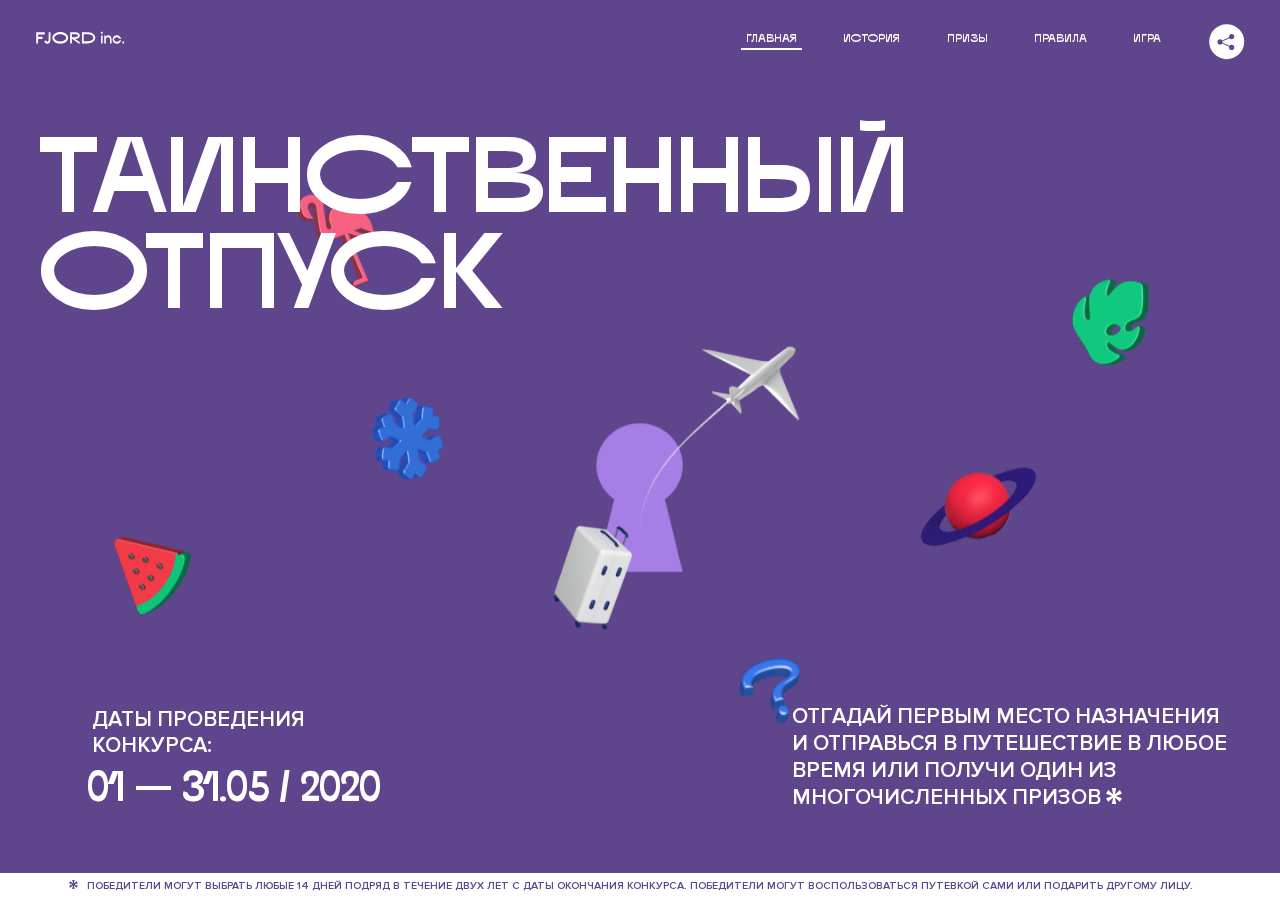
<file: 3/index.html>
<!DOCTYPE html>
<html lang="ru">
<head>
  <meta charset="UTF-8">
  <meta name="description" content="">
  <meta name="viewport" content="width=device-width, initial-scale=1.0">
  <meta http-equiv="X-UA-Compatible" content="ie=edge">
  <title>Mysterious Vacation</title>
<link href="css/style.min.css" rel="stylesheet">  <base href="https://htmlacademy-animation.github.io/119056-magic-vacation-1/3/">
</head>
<body>

  <header class="page-header js-header">
    <div class="page-header__wrapper">
      <a href="#" class="page-header__logo" aria-label="Перейти на страницу FJORD.Inc">
        <svg width="100" height="15" viewBox="0 0 100 15" fill="none" xmlns="http://www.w3.org/2000/svg">
          <path d="M0.26 1.4V14H2.276V8.906H7.334V6.44H2.276V3.848H9.872V1.4H0.26ZM12.733 14.36C15.127 14.36 16.243 12.65 16.243 9.5V1.4H14.263V8.96C14.263 11.21 13.723 11.876 12.733 11.876C11.833 11.876 11.473 11.3 11.347 10.58L9.36702 10.94C9.63702 13.046 10.663 14.36 12.733 14.36ZM18.3918 7.7C18.3918 11.372 22.3878 14.36 27.3198 14.36C32.2518 14.36 36.2478 11.372 36.2478 7.7C36.2478 4.028 32.2518 1.04 27.3198 1.04C22.3878 1.04 18.3918 4.028 18.3918 7.7ZM20.6058 7.7C20.6058 5.378 23.6118 3.524 27.3198 3.524C30.9918 3.524 33.9798 5.378 33.9798 7.7C33.9798 10.004 30.9918 11.858 27.3198 11.858C23.6118 11.858 20.6058 10.004 20.6058 7.7ZM40.403 14V8.906H40.799L49.079 14.702V12.38L44.039 8.906H44.201C47.999 8.906 49.277 7.304 49.277 5.162C49.277 3.092 47.999 1.4 44.201 1.4H38.387V14H40.403ZM43.535 3.722C45.785 3.722 47.045 4.136 47.045 5.432C47.045 6.764 45.785 7.034 43.535 7.034H40.403V3.722H43.535ZM51.6936 1.382V14H57.8676C62.7456 14 66.7236 11.534 66.7236 7.7C66.7236 3.848 62.7456 1.382 57.8676 1.382H51.6936ZM53.7096 11.624V3.722H57.5436C61.5396 3.722 64.4916 5.018 64.4916 7.7C64.4916 10.238 61.5396 11.624 57.5436 11.624H53.7096ZM73.1832 14.018H74.9832V5H73.1832V14.018ZM72.9132 1.976C72.9132 2.57 73.3992 3.092 74.0832 3.092C74.7492 3.092 75.2352 2.57 75.2352 1.976C75.2352 1.382 74.7672 0.805999 74.0832 0.805999C73.3812 0.805999 72.9132 1.382 72.9132 1.976ZM76.7867 14H78.5687V9.104C78.7487 8.006 79.5947 6.962 81.0887 6.962C82.1147 6.962 83.2667 7.448 83.2667 9.554V14H85.0487V9.014C85.0487 6.152 83.2307 4.73 81.3587 4.73C79.9187 4.73 79.0727 5.558 78.5687 6.854V5H76.7867V14ZM90.9898 14.27C93.5098 14.27 95.3818 12.506 95.7238 10.328H94.0498C93.7258 11.3 92.6998 12.02 90.9898 12.02C88.8478 12.02 87.7678 10.922 87.7678 9.59C87.7678 8.24 88.8478 6.962 90.9898 6.962C92.7538 6.962 93.7978 7.844 94.0858 8.924H95.7418C95.4358 6.71 93.6178 4.73 90.9898 4.73C88.0918 4.73 86.1298 7.124 86.1298 9.59C86.1298 12.074 88.1278 14.27 90.9898 14.27ZM97.0693 12.938C97.0693 13.658 97.5553 14.144 98.2753 14.144C98.9953 14.144 99.4813 13.658 99.4813 12.938C99.4813 12.2 98.9953 11.714 98.2753 11.714C97.5553 11.714 97.0693 12.2 97.0693 12.938Z" fill="currentColor"></path>
        </svg>
      </a>
      <button class="page-header__toggler js-menu-toggler" type="button" aria-label="Управление мобильным меню"><span>Меню</span></button>
      <nav class="page-header__nav">
        <div class="page-header__menu js-menu" id="menu">
          <ul>
            <li>
              <a class="js-menu-link active" href="#top" data-href="top">главная</a>
            </li>
            <li>
              <a class="js-menu-link" href="#story" data-href="story">история</a>
            </li>
            <li>
              <a class="js-menu-link" href="#prizes" data-href="prizes">призы</a>
            </li>
            <li>
              <a class="js-menu-link" href="#rules" data-href="rules">правила</a>
            </li>
            <li>
              <a class="js-menu-link" href="#game" data-href="game">игра</a>
            </li>
          </ul>
        </div>
        <div class="page-header__social">
          <div class="social-block js-social-block">
            <button class="social-block__toggler" aria-label="Управлять блоком с социальными кнопками">
              <svg width="26" height="22" viewBox="0 0 27 22" fill="none" xmlns="http://www.w3.org/2000/svg">
                <path d="M19.6721 7.43664C21.6273 7.43664 23.213 5.85095 23.213 3.89566C23.213 1.94037 21.6273 0.354675 19.6721 0.354675C17.7168 0.354675 16.1311 1.94037 16.1311 3.89566C16.1311 4.19968 16.1728 4.49178 16.2458 4.77345L7.21751 8.95527C6.57519 8.05214 5.52303 7.46049 4.33078 7.46049C2.37549 7.46049 0.789795 9.04618 0.789795 11.0015C0.789795 12.9568 2.37549 14.5425 4.33078 14.5425C5.52303 14.5425 6.57668 13.9508 7.21751 13.0477L16.2458 17.2295C16.1743 17.5112 16.1311 17.8033 16.1311 18.1073C16.1311 20.0626 17.7168 21.6483 19.6721 21.6483C21.6273 21.6483 23.213 20.0626 23.213 18.1073C23.213 16.152 21.6273 14.5663 19.6721 14.5663C18.4798 14.5663 17.4262 15.158 16.7853 16.0611L7.75701 11.8793C7.82854 11.5976 7.87176 11.3055 7.87176 11.0015C7.87176 10.6974 7.83003 10.4053 7.75701 10.1237L16.7853 5.94186C17.4262 6.84499 18.4783 7.43664 19.6721 7.43664Z" fill="currentColor"></path>
              </svg>
            </button>
            <ul class="social-block__list">
              <li>
                <a class="social-block__link social-block__link--fb" href="#" aria-label="Мы на Facebook">
                  <svg width="8" height="17" viewBox="0 0 8 17" fill="none" xmlns="http://www.w3.org/2000/svg">
                    <path d="M4.24646 16.9899H1.09275L1.05793 8.49828H0V5.30707H1.05793V3.81124C1.05793 1.42084 2.57654 0 5.21735 0H7.41758V3.18585H5.30841C4.28262 3.18585 4.2478 3.48582 4.2478 4.24914V5.30707H7.42964L7.16716 8.49828H4.2478V16.9899H4.24646Z" fill="currentColor"></path>
                  </svg>
                </a>
              </li>
              <li>
                <a class="social-block__link social-block__link--insta" href="#" aria-label="Мы в Instagram">
                  <svg width="15" height="15" viewBox="0 0 15 15" fill="none" xmlns="http://www.w3.org/2000/svg">
                    <path d="M11.0197 0H4.19806C2.14246 0 0.471191 1.66993 0.471191 3.72285V10.5499C0.471191 12.6082 2.14112 14.2727 4.19806 14.2727H11.0197C13.0753 14.2727 14.7466 12.6082 14.7466 10.5499V3.72285C14.7466 1.67127 13.0753 0 11.0197 0ZM11.0197 12.4849H4.19806C3.13076 12.4849 2.26432 11.6158 2.26432 10.5512V3.72419C2.26432 2.65956 3.13076 1.79715 4.19806 1.79715H11.0197C12.087 1.79715 12.9535 2.6609 12.9535 3.72419V10.5512C12.9535 11.6145 12.087 12.4849 11.0197 12.4849Z" fill="currentColor"></path>
                    <path d="M7.60887 3.11084C5.38989 3.11084 3.58203 4.9187 3.58203 7.14036C3.58203 9.35532 5.38989 11.1645 7.60887 11.1645C9.83053 11.1645 11.6357 9.35666 11.6357 7.14036C11.6357 4.9187 9.83053 3.11084 7.60887 3.11084ZM7.60887 9.36871C6.37551 9.36871 5.37784 8.37372 5.37784 7.14036C5.37784 5.90699 6.37551 4.90665 7.60887 4.90665C8.83822 4.90665 9.84259 5.90833 9.84259 7.14036C9.84392 8.37238 8.83822 9.36871 7.60887 9.36871Z" fill="currentColor"></path>
                    <path d="M11.3573 2.35962C10.8256 2.35962 10.3931 2.79752 10.3931 3.32381C10.3931 3.85546 10.8256 4.29336 11.3573 4.29336C11.8862 4.29336 12.3215 3.85546 12.3215 3.32381C12.3215 2.79752 11.8862 2.35962 11.3573 2.35962Z" fill="currentColor"></path>
                  </svg>
                </a>
              </li>
              <li>
                <a class="social-block__link social-block__link--vk" href="#" aria-label="Мы ВКонтакте">
                  <svg width="17" height="10" viewBox="0 0 17 10" fill="none" xmlns="http://www.w3.org/2000/svg">
                    <path d="M14.1234 4.9002C14.1234 4.9002 16.3623 1.72708 16.5866 0.680242C16.6595 0.312285 16.4947 0.103188 16.1069 0.103188C16.1069 0.103188 14.8193 0.103188 14.168 0.103188C13.7235 0.103188 13.5587 0.293278 13.4235 0.579768C13.4235 0.579768 12.3724 2.82553 11.0969 4.24712C10.6861 4.70333 10.4781 4.84318 10.2511 4.84318C10.0646 4.84318 9.98625 4.6911 9.98625 4.27834V0.649016C9.98625 0.147997 9.92545 0.00135496 9.5066 0.00135496H6.39628C6.15578 0.00135496 6.0085 0.134417 6.0085 0.324506C6.0085 0.801084 6.73406 0.908351 6.73406 2.20231V4.87305C6.73406 5.40529 6.70569 5.61575 6.45303 5.61575C5.78016 5.61575 4.19528 3.30618 3.30623 0.678887C3.12923 0.145282 2.93737 0 2.43475 0H0.486409C0.205373 0 0 0.190085 0 0.476576C0 0.991172 0.60666 3.40801 2.99277 6.64358C4.59927 8.8201 6.70569 10 8.60269 10C9.76196 10 10.0416 9.80312 10.0416 9.31432V7.63883C10.0416 7.22607 10.2065 7.04956 10.4429 7.04956C10.7078 7.04956 11.1847 7.13238 12.2805 8.22268C13.5843 9.47862 13.6762 10 14.3896 10H16.5676C16.7919 10 17 9.89273 17 9.52342C17 9.02919 16.3623 8.15343 15.384 7.10659C14.9801 6.56755 14.3302 5.98914 14.1248 5.72301C13.8275 5.40801 13.9154 5.23014 14.1234 4.9002Z" fill="currentColor"></path>
                  </svg>
                </a>
              </li>
            </ul>
          </div>
        </div>
      </nav>
    </div>
  </header>

  <main class="page-content">

    <section class="animation-screen"></section>

    <section class="screen screen--hidden screen--intro js-scrollspy" id="top">
      <div class="screen__wrapper">
        <div class="intro">
          <h1 class="intro__title">Таинственный отпуск</h1>
          <div class="intro__content">
            <div class="intro__info">
              <p class="intro__label">Даты проведения конкурса:</p>
              <p class="intro__date">01 — 31.05 / 2020</p>
            </div>
            <div class="intro__message">
              <p>
                Отгадай первым место назначения и&nbsp;отправься в&nbsp;путешествие в&nbsp;любое время или получи один из многочисленных призов
                <svg width="16" height="16" viewBox="0 0 10 10" fill="none" xmlns="http://www.w3.org/2000/svg">
                  <path d="M0 6.35337L3.90271 4.99012L0 3.64663L1.34615 1.32374L4.44287 4.01073L3.67364 0H6.34615L5.57692 4.01073L8.65385 1.32374L10 3.64663L6.13405 4.99012L10 6.35337L8.65385 8.65651L5.57692 5.98927L6.34615 10H3.67364L4.44287 5.96952L1.34615 8.65651L0 6.35337Z" fill="currentColor"></path>
                </svg>
              </p>
            </div>
          </div>
        </div>
      </div>
      <div class="screen__footer js-footer">
        <button class="screen__footer-enlarge js-footer-toggler" type="button" aria-label="Показать сообщение">
          <svg width="10" height="10" viewBox="0 0 10 10" fill="none" xmlns="http://www.w3.org/2000/svg">
            <path d="M0 6.35337L3.90271 4.99012L0 3.64663L1.34615 1.32374L4.44287 4.01073L3.67364 0H6.34615L5.57692 4.01073L8.65385 1.32374L10 3.64663L6.13405 4.99012L10 6.35337L8.65385 8.65651L5.57692 5.98927L6.34615 10H3.67364L4.44287 5.96952L1.34615 8.65651L0 6.35337Z" fill="currentColor"></path>
          </svg>
        </button>
        <button class="screen__footer-collapse js-footer-toggler" type="button" aria-label="Скрыть сообщение">
          <svg width="13" height="13" viewBox="0 0 13 13" fill="none" xmlns="http://www.w3.org/2000/svg">
            <line x1="12.3536" y1="0.353553" x2="0.738349" y2="11.9688" stroke="currentColor"></line>
            <line x1="0.738319" y1="0.539925" x2="12.3535" y2="12.1551" stroke="currentColor"></line>
          </svg>
        </button>
        <div class="screen__footer-wrapper">
          <div class="screen__footer-announce">
            <p class="screen__footer-label">Даты проведения конкурса:</p>
            <p class="screen__footer-date">01 — 31.05 / 2020</p>
          </div>
          <div class="screen__footer-note">
            <p>
              <svg width="10" height="10" viewBox="0 0 10 10" fill="none" xmlns="http://www.w3.org/2000/svg">
                <path d="M0 6.35337L3.90271 4.99012L0 3.64663L1.34615 1.32374L4.44287 4.01073L3.67364 0H6.34615L5.57692 4.01073L8.65385 1.32374L10 3.64663L6.13405 4.99012L10 6.35337L8.65385 8.65651L5.57692 5.98927L6.34615 10H3.67364L4.44287 5.96952L1.34615 8.65651L0 6.35337Z" fill="currentColor"></path>
              </svg>
              <span>Победители могут выбрать любые 14 дней подряд в&nbsp;течение двух лет с&nbsp;даты окончания конкурса. Победители могут воспользоваться путевкой сами или подарить другому лицу.</span>
            </p>
          </div>
        </div>
      </div>
    </section>

    <section class="screen screen--hidden screen--story js-scrollspy" id="story">

      <div class="slider swiper-container js-slider">

        <div class="swiper-wrapper">

          <div class="slider__item swiper-slide">
            <h2 class="slider__item-title">История</h2>
            <p class="slider__item-text">Джеймс Таргет был основателем компании &laquo;Fjord Inc.&raquo;. С&nbsp;1965 года &laquo;Fjord Inc.&raquo; прославилась надёжными и&nbsp;удобными чемоданами и&nbsp;аксессуарами для туристов.</p>
          </div>

          <div class="slider__item swiper-slide">
            <p class="slider__item-text">Когда Джеймсу было 7&nbsp;лет, в&nbsp;их&nbsp;доме гостил дядюшка и&nbsp;развлекал детей рассказами о&nbsp;своей поездке в&nbsp;место, показавшееся малышу Таргету невероятным. Тогда Джеймс решил, что однажды посетит его, но&nbsp;не&nbsp;будет рассказывать о&nbsp;мечте, пока не&nbsp;осуществит.</p>
          </div>

          <div class="slider__item swiper-slide">
            <p class="slider__item-text">Джеймс Таргет стал увлеченным путешественником. Он&nbsp;посетил 5&nbsp;континентов, 126&nbsp;стран.</p>
          </div>

          <div class="slider__item swiper-slide">
            <p class="slider__item-text">Он&nbsp;сплавлялся по&nbsp;Амазонке и&nbsp;погружался в&nbsp;пещеры Франции, медитировал в&nbsp;горах Тибета и&nbsp;пожимал руку вождя племени Акугауа.</p>
          </div>

          <div class="slider__item swiper-slide">
            <p class="slider__item-text">Из&nbsp;своих поездок Джеймс Таргет привозил идеи, как сделать свои чемоданы &laquo;Fjord Inc.&raquo; удобными и&nbsp;приспособленными к&nbsp;разным дорожным условиям.</p>
          </div>

          <div class="slider__item swiper-slide">
            <p class="slider__item-text">Всё это время Джеймс не&nbsp;оставлял идею поездки своей мечты. Однако, как только он&nbsp;брался за&nbsp;планирование, возникали препятствия, не&nbsp;позволяющие отправиться туда.</p>
          </div>

          <div class="slider__item swiper-slide">
            <p class="slider__item-text">В&nbsp;возрасте 67&nbsp;лет Джеймс Таргет попал под лавину и&nbsp;погиб. В&nbsp;своём завещании он&nbsp;поручил отправить в&nbsp;заветное путешествие трёх смельчаков, единых с&nbsp;ним духом.</p>
          </div>

          <div class="slider__item swiper-slide">
            <p class="slider__item-text">Тех, кто сможет узнать таинственное место, задавая вопросы специально обученному ИИ&nbsp;&laquo;Соне&raquo;, ждет фантастическое путешествие.</p>
          </div>
        </div>
        <div class="slider__controls">
          <button class="slider__control slider__control--prev js-control-prev" type="button" aria-label="Показать предыдущую историю">
            <svg width="12" height="22" viewBox="0 0 12 22" fill="none" xmlns="http://www.w3.org/2000/svg">
              <path d="M11 1L1 11L11 21" stroke="currentColor" stroke-width="2" stroke-linejoin="round"></path>
            </svg>
          </button>
          <button class="slider__control slider__control--next js-control-next" type="button" aria-label="Показать следующую историю">
            <svg width="12" height="22" viewBox="0 0 12 22" fill="none" xmlns="http://www.w3.org/2000/svg">
              <path d="M1 1L11 11L1 21" stroke="currentColor" stroke-width="2" stroke-linejoin="round"></path>
            </svg>
          </button>
        </div>
        <div class="slider__pagination swiper-pagination"></div>
      </div>
    </section>

    <section class="screen screen--hidden screen--prizes js-scrollspy" id="prizes">
      <div class="screen__wrapper">
        <div class="prizes">
          <h2 class="prizes__title">ПРизы</h2>
          <div class="prizes__lead">
            <p>Найди ответ и&nbsp;получи один из&nbsp;призов:</p>
          </div>
          <ul class="prizes__list">
            <li class="prizes__item prizes__item--journeys">
              <div class="prizes__icon">
                <picture>
                  <source srcset="img/prize1-mob.svg" media="(orientation: portrait)">
                  <img src="img/prize1.svg" alt="">
                </picture>
              </div>
              <p class="prizes__desc">
                <b>3</b>
                <span>загадочных путешествия</span>
              </p>
            </li>
            <li class="prizes__item prizes__item--cases">
              <div class="prizes__icon">
                <picture>
                  <source srcset="img/prize2-mob.svg" media="(orientation: portrait)">
                  <img src="img/prize2.svg" alt="">
                </picture>
              </div>
              <p class="prizes__desc">
                <b>7</b>
                <span>надежных чемоданов</span>
              </p>
            </li>
            <li class="prizes__item prizes__item--codes">
              <div class="prizes__icon">
                <picture>
                  <source srcset="img/prize3-mob.svg" media="(orientation: portrait)">
                  <img src="img/prize3.svg" alt="">
                </picture>
              </div>
              <p class="prizes__desc">
                <b>900</b>
                <span>
                  промокодов на&nbsp;скидку 15%
                  <svg width="10" height="10" viewBox="0 0 10 10" fill="none" xmlns="http://www.w3.org/2000/svg">
                    <path d="M0 6.35337L3.90271 4.99012L0 3.64663L1.34615 1.32374L4.44287 4.01073L3.67364 0H6.34615L5.57692 4.01073L8.65385 1.32374L10 3.64663L6.13405 4.99012L10 6.35337L8.65385 8.65651L5.57692 5.98927L6.34615 10H3.67364L4.44287 5.96952L1.34615 8.65651L0 6.35337Z" fill="currentColor"></path>
                  </svg>
                </span>
              </p>
            </li>
          </ul>
        </div>
      </div>
      <div class="screen__footer js-footer">
        <button class="screen__footer-enlarge js-footer-toggler" type="button" aria-label="Показать сообщение">
          <svg width="10" height="10" viewBox="0 0 10 10" fill="none" xmlns="http://www.w3.org/2000/svg">
            <path d="M0 6.35337L3.90271 4.99012L0 3.64663L1.34615 1.32374L4.44287 4.01073L3.67364 0H6.34615L5.57692 4.01073L8.65385 1.32374L10 3.64663L6.13405 4.99012L10 6.35337L8.65385 8.65651L5.57692 5.98927L6.34615 10H3.67364L4.44287 5.96952L1.34615 8.65651L0 6.35337Z" fill="currentColor"></path>
          </svg>
        </button>
        <button class="screen__footer-collapse js-footer-toggler" type="button" aria-label="Скрыть сообщение">
          <svg width="13" height="13" viewBox="0 0 13 13" fill="none" xmlns="http://www.w3.org/2000/svg">
            <line x1="12.3536" y1="0.353553" x2="0.738349" y2="11.9688" stroke="currentColor"></line>
            <line x1="0.738319" y1="0.539925" x2="12.3535" y2="12.1551" stroke="currentColor"></line>
          </svg>
        </button>
        <div class="screen__footer-wrapper">
          <div class="screen__footer-announce">
            <p class="screen__footer-label">Даты проведения конкурса:</p>
            <p class="screen__footer-date">01 — 31.05 / 2020</p>
          </div>
          <div class="screen__footer-note">
            <p>
              <svg width="10" height="10" viewBox="0 0 10 10" fill="none" xmlns="http://www.w3.org/2000/svg">
                <path d="M0 6.35337L3.90271 4.99012L0 3.64663L1.34615 1.32374L4.44287 4.01073L3.67364 0H6.34615L5.57692 4.01073L8.65385 1.32374L10 3.64663L6.13405 4.99012L10 6.35337L8.65385 8.65651L5.57692 5.98927L6.34615 10H3.67364L4.44287 5.96952L1.34615 8.65651L0 6.35337Z" fill="currentColor"></path>
              </svg>
              <span>Скидка&nbsp;15% на&nbsp;единоразовое приобретение путёвки с&nbsp;1&nbsp;июня 2020 по&nbsp;31&nbsp;мая 2022&nbsp;года. Суммируется с&nbsp;другими акциями</span>
            </p>
          </div>
        </div>
      </div>
    </section>

    <section class="screen screen--hidden screen--rules js-scrollspy" id="rules">
      <div class="screen__wrapper">
        <div class="rules">
          <h2 class="rules__title">Правила</h2>
          <div class="rules__lead">
            <p>Для того чтобы получить наследство Джеймса Таргета, тебе нужно выведать у&nbsp;&laquo;Сони&raquo;, куда предстоит отправиться тебе в&nbsp;случае победы</p>
          </div>
          <ol class="rules__list">
            <li class="rules__item">
              <p>Тебе отводится <br>5&nbsp;минут</p>
            </li>
            <li class="rules__item">
              <p>Задавай любые вопросы в&nbsp;текстовом поле</p>
            </li>
            <li class="rules__item">
              <p>Нажимай кнопку &laquo;Узнать&raquo;, чтобы получить ответ</p>
            </li>
            <li class="rules__item">
              <p>&laquo;Соня&raquo; может отвечать только&nbsp;Да или Нет</p>
            </li>
          </ol>
          <a href="#game" class="rules__link btn">Погнали!</a>
        </div>
      </div>
      <div class="screen__disclaimer">
        <div class="disclaimer">
          <ul>
            <li>
              <a href="#">Правовая информация</a>
            </li>
            <li>
              <a href="#">Подробные правила</a>
            </li>
          </ul>
        </div>
      </div>
    </section>

    <section class="screen screen--hidden screen--game js-scrollspy" id="game">
      <div class="screen__wrapper">
        <div class="game">
          <div class="game__header">
            <h2 class="game__title">Игра</h2>
            <div class="game__counter">
              <span>05</span>:<span>00</span>
            </div>
          </div>
          <div class="game__body">
            <div class="chat">
              <div class="chat__body js-chat">
                <ul class="chat__list" id="messages"></ul>
              </div>
              <div class="chat__footer">
                <form action="#" method="post" class="form" id="message-form">
                  <label for="message-field" class="visually-hidden">Поле для ввода вопроса</label>
                  <input type="text" class="form__field" id="message-field">
                  <button class="form__button btn">
                    Узнать
                    <svg width="18" height="19" viewBox="0 0 18 19" fill="none" xmlns="http://www.w3.org/2000/svg">
                      <path stroke="currentColor" stroke-width="2" d="M9 19V1"></path>
                      <path d="M1 9l8-8 8 8" stroke="currentColor" stroke-width="2" stroke-linejoin="round"></path>
                    </svg>
                  </button>
                </form>
              </div>
            </div>
          </div>
          <!-- временные кнопки для показа результата -->
          <div class="game__buttons">
            <button class="game__button btn js-show-result" type="button" data-target="result">Положительный результат</button>
            <button class="game__button btn js-show-result" type="button" data-target="result2">Положительный результат - 2</button>
            <button class="game__button btn js-show-result" type="button" data-target="result3">Отрицательный результат</button>
          </div>
        </div>
      </div>
    </section>

    <section class="screen screen--hidden screen--result" id="result">
      <div class="screen__wrapper">
        <div class="result result--trip">
          <div class="result__image">
            <picture>
              <source srcset="img/result1-mob.png 1x, img/result1-mob@2x.png 2x" media="(max-width: 768px) and (orientation: portrait)">
              <img src="img/result1.png" srcset="img/result1@2x.png 2x" alt="">
            </picture>
          </div>
          <h2 class="result__title">
            <span class="visually-hidden">ПОбеда!</span>
            <svg xmlns="http://www.w3.org/2000/svg" viewBox="0 0 568.85 109.24">
              <path d="M16,24.44V92H2.6V8H75V92H61.52V24.44H16Z" transform="translate(-2.1 -1.5)" fill="none" stroke="currentColor"></path>
              <path d="M148.76,5.6c32.88,0,59.52,19.92,59.52,44.4s-26.64,44.4-59.52,44.4S89.24,74.48,89.24,50,115.88,5.6,148.76,5.6Zm0,72.12c24.48,0,44.4-12.36,44.4-27.72s-19.92-27.84-44.4-27.84C124,22.16,104,34.52,104,50S124,77.72,148.76,77.72Z" transform="translate(-2.1 -1.5)" fill="none" stroke="currentColor"></path>
              <path d="M287.36,8V24.44H236v14.4h25.32c25.44,0,34,11.16,34,26.52,0,15.6-8.52,26.64-34,26.64H222.56V8h64.8ZM256.88,76.52c15.12,0,23.52-2,23.52-11.52S272,54.44,256.88,54.44H236V76.52h20.88Z" transform="translate(-2.1 -1.5)" fill="none" stroke="currentColor"></path>
              <path d="M371.47,8V24.44H320.84V41.6h33.6V58h-33.6V75.56h50.64V92H307.4V8h64.08Z" transform="translate(-2.1 -1.5)" fill="none" stroke="currentColor"></path>
              <path d="M382.39,110.24V75.56h7.44c4.56-4.68,7.8-18.36,8.76-56L399,8h48.6V75.56h10v34.68H442.87V92H397v18.24H382.39Zm51.72-34.68V24.44H411.55v3.12c-0.48,22.44-3.24,37.68-7.2,48h29.76Z" transform="translate(-2.1 -1.5)" fill="none" stroke="currentColor"></path>
              <path d="M463.75,92l28-84h27.12l28.08,84H533.47l-7.8-23.52h-37.8L480.07,92H463.75Zm56.64-40L507,11.84,493.51,52h26.88Z" transform="translate(-2.1 -1.5)" fill="none" stroke="currentColor"></path>
              <path d="M554.12,70.4L555.55,2H569l1.44,68.4H554.12Zm8.28,6.36c4.8,0,8,3.24,8,8.16a8,8,0,1,1-16.08,0C554.35,80,557.59,76.76,562.39,76.76Z" transform="translate(-2.1 -1.5)" fill="none" stroke="currentColor"></path>
            </svg>
          </h2>
          <div class="result__text">
            <p>ты&nbsp;отправляешься в&nbsp;Арктику!</p>
          </div>
          <div class="result__form">
            <form action="#" method="post" class="form form--result">
              <label for="email-field" class="form__label">зарегистрируй результат</label>
              <input type="email" class="form__field" id="email-field" placeholder="e-mail для регистации результата и получения приза" required="">
              <button class="form__button btn">
                отправить
                <svg width="18" height="19" viewBox="0 0 18 19" fill="none" xmlns="http://www.w3.org/2000/svg">
                  <path stroke="currentColor" stroke-width="2" d="M9 19V1"></path>
                  <path d="M1 9l8-8 8 8" stroke="currentColor" stroke-width="2" stroke-linejoin="round"></path>
                </svg>
              </button>
            </form>
          </div>
        </div>
      </div>
    </section>

    <section class="screen screen--hidden screen--result" id="result2">
      <div class="screen__wrapper">
        <div class="result result--prize">
          <div class="result__image">
            <picture>
              <source srcset="img/result2-mob.png 1x, img/result2-mob@2x.png 2x" media="(max-width: 768px) and (orientation: portrait)">
              <img src="img/result2.png" srcset="img/result2@2x.png 2x" alt="">
            </picture>
          </div>
          <h2 class="result__title">
            <span class="visually-hidden">ПОбеда!</span>
            <svg xmlns="http://www.w3.org/2000/svg" viewBox="0 0 568.85 109.24">
              <path d="M16,24.44V92H2.6V8H75V92H61.52V24.44H16Z" transform="translate(-2.1 -1.5)" fill="none" stroke="currentColor"></path>
              <path d="M148.76,5.6c32.88,0,59.52,19.92,59.52,44.4s-26.64,44.4-59.52,44.4S89.24,74.48,89.24,50,115.88,5.6,148.76,5.6Zm0,72.12c24.48,0,44.4-12.36,44.4-27.72s-19.92-27.84-44.4-27.84C124,22.16,104,34.52,104,50S124,77.72,148.76,77.72Z" transform="translate(-2.1 -1.5)" fill="none" stroke="currentColor"></path>
              <path d="M287.36,8V24.44H236v14.4h25.32c25.44,0,34,11.16,34,26.52,0,15.6-8.52,26.64-34,26.64H222.56V8h64.8ZM256.88,76.52c15.12,0,23.52-2,23.52-11.52S272,54.44,256.88,54.44H236V76.52h20.88Z" transform="translate(-2.1 -1.5)" fill="none" stroke="currentColor"></path>
              <path d="M371.47,8V24.44H320.84V41.6h33.6V58h-33.6V75.56h50.64V92H307.4V8h64.08Z" transform="translate(-2.1 -1.5)" fill="none" stroke="currentColor"></path>
              <path d="M382.39,110.24V75.56h7.44c4.56-4.68,7.8-18.36,8.76-56L399,8h48.6V75.56h10v34.68H442.87V92H397v18.24H382.39Zm51.72-34.68V24.44H411.55v3.12c-0.48,22.44-3.24,37.68-7.2,48h29.76Z" transform="translate(-2.1 -1.5)" fill="none" stroke="currentColor"></path>
              <path d="M463.75,92l28-84h27.12l28.08,84H533.47l-7.8-23.52h-37.8L480.07,92H463.75Zm56.64-40L507,11.84,493.51,52h26.88Z" transform="translate(-2.1 -1.5)" fill="none" stroke="currentColor"></path>
              <path d="M554.12,70.4L555.55,2H569l1.44,68.4H554.12Zm8.28,6.36c4.8,0,8,3.24,8,8.16a8,8,0,1,1-16.08,0C554.35,80,557.59,76.76,562.39,76.76Z" transform="translate(-2.1 -1.5)" fill="none" stroke="currentColor"></path>
            </svg>
          </h2>
          <div class="result__text">
            <p>чемодан &laquo;Fjord&nbsp;Inc.&raquo;&nbsp;твой</p>
          </div>
          <div class="result__form">
            <form action="#" method="post" class="form form--result">
              <label for="email-field2" class="form__label">зарегистрируй результат</label>
              <input type="email" class="form__field" id="email-field2" placeholder="e-mail для регистации результата и получения приза" required="">
              <button class="form__button btn">
                отправить
                <svg width="18" height="19" viewBox="0 0 18 19" fill="none" xmlns="http://www.w3.org/2000/svg">
                  <path stroke="currentColor" stroke-width="2" d="M9 19V1"></path>
                  <path d="M1 9l8-8 8 8" stroke="currentColor" stroke-width="2" stroke-linejoin="round"></path>
                </svg>
              </button>
            </form>
          </div>
        </div>
      </div>
    </section>

    <section class="screen screen--hidden screen--result" id="result3">
      <div class="screen__wrapper">
        <div class="result result--negative">
          <div class="result__image">
            <picture>
              <source srcset="img/result3-mob.png 1x, img/result3-mob@2x.png 2x" media="(max-width: 768px) and (orientation: portrait)">
              <img src="img/result3.png" srcset="img/result3@2x.png 2x" alt="">
            </picture>
          </div>
          <h2 class="result__title">
            <span class="visually-hidden">Не угадал!</span>
            <svg xmlns="http://www.w3.org/2000/svg" viewBox="0 0 660.77 109.24">
              <path d="M2.66,92V8H16.1V42.2H53.3V8H66.74V92H53.3V58.64H16.1V92H2.66Z" transform="translate(-2.16 -1.5)" fill="none" stroke="currentColor"></path>
              <path d="M147.62,8V24.44H97V41.6h33.6V58H97V75.56h50.64V92H83.54V8h64.08Z" transform="translate(-2.16 -1.5)" fill="none" stroke="currentColor"></path>
              <path d="M199.22,8l20.52,42.36L235.34,8h16.44l-31,84H204.38l9.48-25.92L185.78,8h13.44Z" transform="translate(-2.16 -1.5)" fill="none" stroke="currentColor"></path>
              <path d="M273.74,24.44V92H260.3V8h50.16V24.44H273.74Z" transform="translate(-2.16 -1.5)" fill="none" stroke="currentColor"></path>
              <path d="M307.1,92l28-84h27.12l28.08,84H376.82L369,68.48h-37.8L323.42,92H307.1Zm56.64-40L350.3,11.84,336.86,52h26.88Z" transform="translate(-2.16 -1.5)" fill="none" stroke="currentColor"></path>
              <path d="M396.38,110.24V75.56h7.44c4.56-4.68,7.8-18.36,8.76-56L412.94,8h48.6V75.56h10v34.68H456.86V92H411v18.24H396.38ZM448.1,75.56V24.44H425.54v3.12c-0.48,22.44-3.24,37.68-7.2,48H448.1Z" transform="translate(-2.16 -1.5)" fill="none" stroke="currentColor"></path>
              <path d="M477.74,92l28-84h27.12L560.9,92H547.46l-7.8-23.52h-37.8L494.06,92H477.74Zm56.64-40-13.44-40.2L507.5,52h26.88Z" transform="translate(-2.16 -1.5)" fill="none" stroke="currentColor"></path>
              <path d="M568.7,76.88a13.77,13.77,0,0,0,5,1c6.6,0,10.44-6.24,12-58.32L586.22,8h46.2V92H619V24.44H598.82l-0.12,3.12C597.14,81,589,94.4,573.74,94.4a28.55,28.55,0,0,1-6.72-.84Z" transform="translate(-2.16 -1.5)" fill="none" stroke="currentColor"></path>
              <path d="M646.1,70.4L647.54,2H661l1.44,68.4H646.1Zm8.28,6.36c4.8,0,8,3.24,8,8.16a8,8,0,0,1-16.08,0C646.34,80,649.58,76.76,654.38,76.76Z" transform="translate(-2.16 -1.5)" fill="none" stroke="currentColor"></path>
            </svg>
          </h2>
          <button class="result__button js-play" type="button">
            не сдавайся!
            <span>
              <svg width="27" height="22" viewBox="0 0 27 22" fill="none" xmlns="http://www.w3.org/2000/svg">
                <path d="M10.6899 1.47998C5.42992 1.47998 1.16992 5.73998 1.16992 11C1.16992 16.26 5.42992 20.52 10.6899 20.52C15.9499 20.52 20.2099 16.26 20.2099 11V7.13998" stroke="currentColor" stroke-width="2" stroke-miterlimit="10"></path>
                <path d="M15.1099 12.5099L20.1499 7.13989L25.3099 12.6299" stroke="currentColor" stroke-width="2" stroke-miterlimit="10" stroke-linejoin="round"></path>
              </svg>
            </span>
          </button>
        </div>
      </div>
    </section>

    <div class="section-background"></div>

  </main>

<script src="js/script.js"></script></body>
</html>
</file>
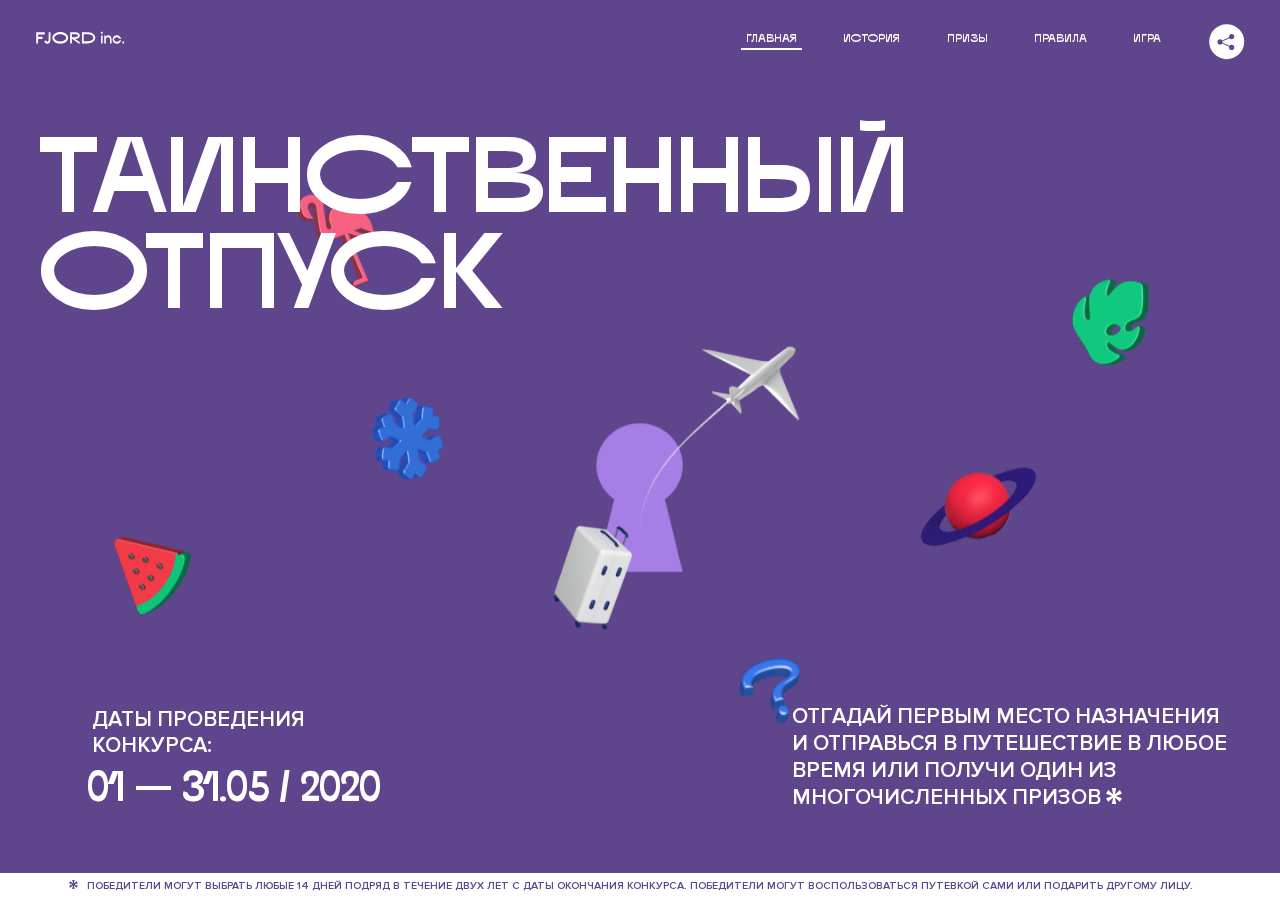
<file: 4/index.html>
<!DOCTYPE html>
<html lang="ru">
<head>
  <meta charset="UTF-8">
  <meta name="description" content="">
  <meta name="viewport" content="width=device-width, initial-scale=1.0">
  <meta http-equiv="X-UA-Compatible" content="ie=edge">
  <title>Mysterious Vacation</title>
<link href="css/style.min.css" rel="stylesheet">  <base href="https://htmlacademy-animation.github.io/119056-magic-vacation-1/4/">
</head>
<body>

  <header class="page-header js-header">
    <div class="page-header__wrapper">
      <a href="#" class="page-header__logo" aria-label="Перейти на страницу FJORD.Inc">
        <svg width="100" height="15" viewBox="0 0 100 15" fill="none" xmlns="http://www.w3.org/2000/svg">
          <path d="M0.26 1.4V14H2.276V8.906H7.334V6.44H2.276V3.848H9.872V1.4H0.26ZM12.733 14.36C15.127 14.36 16.243 12.65 16.243 9.5V1.4H14.263V8.96C14.263 11.21 13.723 11.876 12.733 11.876C11.833 11.876 11.473 11.3 11.347 10.58L9.36702 10.94C9.63702 13.046 10.663 14.36 12.733 14.36ZM18.3918 7.7C18.3918 11.372 22.3878 14.36 27.3198 14.36C32.2518 14.36 36.2478 11.372 36.2478 7.7C36.2478 4.028 32.2518 1.04 27.3198 1.04C22.3878 1.04 18.3918 4.028 18.3918 7.7ZM20.6058 7.7C20.6058 5.378 23.6118 3.524 27.3198 3.524C30.9918 3.524 33.9798 5.378 33.9798 7.7C33.9798 10.004 30.9918 11.858 27.3198 11.858C23.6118 11.858 20.6058 10.004 20.6058 7.7ZM40.403 14V8.906H40.799L49.079 14.702V12.38L44.039 8.906H44.201C47.999 8.906 49.277 7.304 49.277 5.162C49.277 3.092 47.999 1.4 44.201 1.4H38.387V14H40.403ZM43.535 3.722C45.785 3.722 47.045 4.136 47.045 5.432C47.045 6.764 45.785 7.034 43.535 7.034H40.403V3.722H43.535ZM51.6936 1.382V14H57.8676C62.7456 14 66.7236 11.534 66.7236 7.7C66.7236 3.848 62.7456 1.382 57.8676 1.382H51.6936ZM53.7096 11.624V3.722H57.5436C61.5396 3.722 64.4916 5.018 64.4916 7.7C64.4916 10.238 61.5396 11.624 57.5436 11.624H53.7096ZM73.1832 14.018H74.9832V5H73.1832V14.018ZM72.9132 1.976C72.9132 2.57 73.3992 3.092 74.0832 3.092C74.7492 3.092 75.2352 2.57 75.2352 1.976C75.2352 1.382 74.7672 0.805999 74.0832 0.805999C73.3812 0.805999 72.9132 1.382 72.9132 1.976ZM76.7867 14H78.5687V9.104C78.7487 8.006 79.5947 6.962 81.0887 6.962C82.1147 6.962 83.2667 7.448 83.2667 9.554V14H85.0487V9.014C85.0487 6.152 83.2307 4.73 81.3587 4.73C79.9187 4.73 79.0727 5.558 78.5687 6.854V5H76.7867V14ZM90.9898 14.27C93.5098 14.27 95.3818 12.506 95.7238 10.328H94.0498C93.7258 11.3 92.6998 12.02 90.9898 12.02C88.8478 12.02 87.7678 10.922 87.7678 9.59C87.7678 8.24 88.8478 6.962 90.9898 6.962C92.7538 6.962 93.7978 7.844 94.0858 8.924H95.7418C95.4358 6.71 93.6178 4.73 90.9898 4.73C88.0918 4.73 86.1298 7.124 86.1298 9.59C86.1298 12.074 88.1278 14.27 90.9898 14.27ZM97.0693 12.938C97.0693 13.658 97.5553 14.144 98.2753 14.144C98.9953 14.144 99.4813 13.658 99.4813 12.938C99.4813 12.2 98.9953 11.714 98.2753 11.714C97.5553 11.714 97.0693 12.2 97.0693 12.938Z" fill="currentColor"></path>
        </svg>
      </a>
      <button class="page-header__toggler js-menu-toggler" type="button" aria-label="Управление мобильным меню"><span>Меню</span></button>
      <nav class="page-header__nav">
        <div class="page-header__menu js-menu" id="menu">
          <ul>
            <li>
              <a class="js-menu-link active" href="#top" data-href="top">главная</a>
            </li>
            <li>
              <a class="js-menu-link" href="#story" data-href="story">история</a>
            </li>
            <li>
              <a class="js-menu-link" href="#prizes" data-href="prizes">призы</a>
            </li>
            <li>
              <a class="js-menu-link" href="#rules" data-href="rules">правила</a>
            </li>
            <li>
              <a class="js-menu-link" href="#game" data-href="game">игра</a>
            </li>
          </ul>
        </div>
        <div class="page-header__social">
          <div class="social-block js-social-block">
            <button class="social-block__toggler" aria-label="Управлять блоком с социальными кнопками">
              <svg width="26" height="22" viewBox="0 0 27 22" fill="none" xmlns="http://www.w3.org/2000/svg">
                <path d="M19.6721 7.43664C21.6273 7.43664 23.213 5.85095 23.213 3.89566C23.213 1.94037 21.6273 0.354675 19.6721 0.354675C17.7168 0.354675 16.1311 1.94037 16.1311 3.89566C16.1311 4.19968 16.1728 4.49178 16.2458 4.77345L7.21751 8.95527C6.57519 8.05214 5.52303 7.46049 4.33078 7.46049C2.37549 7.46049 0.789795 9.04618 0.789795 11.0015C0.789795 12.9568 2.37549 14.5425 4.33078 14.5425C5.52303 14.5425 6.57668 13.9508 7.21751 13.0477L16.2458 17.2295C16.1743 17.5112 16.1311 17.8033 16.1311 18.1073C16.1311 20.0626 17.7168 21.6483 19.6721 21.6483C21.6273 21.6483 23.213 20.0626 23.213 18.1073C23.213 16.152 21.6273 14.5663 19.6721 14.5663C18.4798 14.5663 17.4262 15.158 16.7853 16.0611L7.75701 11.8793C7.82854 11.5976 7.87176 11.3055 7.87176 11.0015C7.87176 10.6974 7.83003 10.4053 7.75701 10.1237L16.7853 5.94186C17.4262 6.84499 18.4783 7.43664 19.6721 7.43664Z" fill="currentColor"></path>
              </svg>
            </button>
            <ul class="social-block__list">
              <li>
                <a class="social-block__link social-block__link--fb" href="#" aria-label="Мы на Facebook">
                  <svg width="8" height="17" viewBox="0 0 8 17" fill="none" xmlns="http://www.w3.org/2000/svg">
                    <path d="M4.24646 16.9899H1.09275L1.05793 8.49828H0V5.30707H1.05793V3.81124C1.05793 1.42084 2.57654 0 5.21735 0H7.41758V3.18585H5.30841C4.28262 3.18585 4.2478 3.48582 4.2478 4.24914V5.30707H7.42964L7.16716 8.49828H4.2478V16.9899H4.24646Z" fill="currentColor"></path>
                  </svg>
                </a>
              </li>
              <li>
                <a class="social-block__link social-block__link--insta" href="#" aria-label="Мы в Instagram">
                  <svg width="15" height="15" viewBox="0 0 15 15" fill="none" xmlns="http://www.w3.org/2000/svg">
                    <path d="M11.0197 0H4.19806C2.14246 0 0.471191 1.66993 0.471191 3.72285V10.5499C0.471191 12.6082 2.14112 14.2727 4.19806 14.2727H11.0197C13.0753 14.2727 14.7466 12.6082 14.7466 10.5499V3.72285C14.7466 1.67127 13.0753 0 11.0197 0ZM11.0197 12.4849H4.19806C3.13076 12.4849 2.26432 11.6158 2.26432 10.5512V3.72419C2.26432 2.65956 3.13076 1.79715 4.19806 1.79715H11.0197C12.087 1.79715 12.9535 2.6609 12.9535 3.72419V10.5512C12.9535 11.6145 12.087 12.4849 11.0197 12.4849Z" fill="currentColor"></path>
                    <path d="M7.60887 3.11084C5.38989 3.11084 3.58203 4.9187 3.58203 7.14036C3.58203 9.35532 5.38989 11.1645 7.60887 11.1645C9.83053 11.1645 11.6357 9.35666 11.6357 7.14036C11.6357 4.9187 9.83053 3.11084 7.60887 3.11084ZM7.60887 9.36871C6.37551 9.36871 5.37784 8.37372 5.37784 7.14036C5.37784 5.90699 6.37551 4.90665 7.60887 4.90665C8.83822 4.90665 9.84259 5.90833 9.84259 7.14036C9.84392 8.37238 8.83822 9.36871 7.60887 9.36871Z" fill="currentColor"></path>
                    <path d="M11.3573 2.35962C10.8256 2.35962 10.3931 2.79752 10.3931 3.32381C10.3931 3.85546 10.8256 4.29336 11.3573 4.29336C11.8862 4.29336 12.3215 3.85546 12.3215 3.32381C12.3215 2.79752 11.8862 2.35962 11.3573 2.35962Z" fill="currentColor"></path>
                  </svg>
                </a>
              </li>
              <li>
                <a class="social-block__link social-block__link--vk" href="#" aria-label="Мы ВКонтакте">
                  <svg width="17" height="10" viewBox="0 0 17 10" fill="none" xmlns="http://www.w3.org/2000/svg">
                    <path d="M14.1234 4.9002C14.1234 4.9002 16.3623 1.72708 16.5866 0.680242C16.6595 0.312285 16.4947 0.103188 16.1069 0.103188C16.1069 0.103188 14.8193 0.103188 14.168 0.103188C13.7235 0.103188 13.5587 0.293278 13.4235 0.579768C13.4235 0.579768 12.3724 2.82553 11.0969 4.24712C10.6861 4.70333 10.4781 4.84318 10.2511 4.84318C10.0646 4.84318 9.98625 4.6911 9.98625 4.27834V0.649016C9.98625 0.147997 9.92545 0.00135496 9.5066 0.00135496H6.39628C6.15578 0.00135496 6.0085 0.134417 6.0085 0.324506C6.0085 0.801084 6.73406 0.908351 6.73406 2.20231V4.87305C6.73406 5.40529 6.70569 5.61575 6.45303 5.61575C5.78016 5.61575 4.19528 3.30618 3.30623 0.678887C3.12923 0.145282 2.93737 0 2.43475 0H0.486409C0.205373 0 0 0.190085 0 0.476576C0 0.991172 0.60666 3.40801 2.99277 6.64358C4.59927 8.8201 6.70569 10 8.60269 10C9.76196 10 10.0416 9.80312 10.0416 9.31432V7.63883C10.0416 7.22607 10.2065 7.04956 10.4429 7.04956C10.7078 7.04956 11.1847 7.13238 12.2805 8.22268C13.5843 9.47862 13.6762 10 14.3896 10H16.5676C16.7919 10 17 9.89273 17 9.52342C17 9.02919 16.3623 8.15343 15.384 7.10659C14.9801 6.56755 14.3302 5.98914 14.1248 5.72301C13.8275 5.40801 13.9154 5.23014 14.1234 4.9002Z" fill="currentColor"></path>
                  </svg>
                </a>
              </li>
            </ul>
          </div>
        </div>
      </nav>
    </div>
  </header>

  <main class="page-content">

    <section class="animation-screen"></section>

    <section class="screen screen--hidden screen--intro js-scrollspy" id="top">
      <div class="screen__wrapper">
        <div class="intro">
          <h1 class="intro__title">Таинственный отпуск</h1>
          <div class="intro__content">
            <div class="intro__info">
              <p class="intro__label">Даты проведения конкурса:</p>
              <p class="intro__date">01 — 31.05 / 2020</p>
            </div>
            <div class="intro__message">
              <p>
                Отгадай первым место назначения и&nbsp;отправься в&nbsp;путешествие в&nbsp;любое время или получи один из многочисленных призов
                <svg width="16" height="16" viewBox="0 0 10 10" fill="none" xmlns="http://www.w3.org/2000/svg">
                  <path d="M0 6.35337L3.90271 4.99012L0 3.64663L1.34615 1.32374L4.44287 4.01073L3.67364 0H6.34615L5.57692 4.01073L8.65385 1.32374L10 3.64663L6.13405 4.99012L10 6.35337L8.65385 8.65651L5.57692 5.98927L6.34615 10H3.67364L4.44287 5.96952L1.34615 8.65651L0 6.35337Z" fill="currentColor"></path>
                </svg>
              </p>
            </div>
          </div>
        </div>
      </div>
      <div class="screen__footer js-footer">
        <button class="screen__footer-enlarge js-footer-toggler" type="button" aria-label="Показать сообщение">
          <svg width="10" height="10" viewBox="0 0 10 10" fill="none" xmlns="http://www.w3.org/2000/svg">
            <path d="M0 6.35337L3.90271 4.99012L0 3.64663L1.34615 1.32374L4.44287 4.01073L3.67364 0H6.34615L5.57692 4.01073L8.65385 1.32374L10 3.64663L6.13405 4.99012L10 6.35337L8.65385 8.65651L5.57692 5.98927L6.34615 10H3.67364L4.44287 5.96952L1.34615 8.65651L0 6.35337Z" fill="currentColor"></path>
          </svg>
        </button>
        <button class="screen__footer-collapse js-footer-toggler" type="button" aria-label="Скрыть сообщение">
          <svg width="13" height="13" viewBox="0 0 13 13" fill="none" xmlns="http://www.w3.org/2000/svg">
            <line x1="12.3536" y1="0.353553" x2="0.738349" y2="11.9688" stroke="currentColor"></line>
            <line x1="0.738319" y1="0.539925" x2="12.3535" y2="12.1551" stroke="currentColor"></line>
          </svg>
        </button>
        <div class="screen__footer-wrapper">
          <div class="screen__footer-announce">
            <p class="screen__footer-label">Даты проведения конкурса:</p>
            <p class="screen__footer-date">01 — 31.05 / 2020</p>
          </div>
          <div class="screen__footer-note">
            <p>
              <svg width="10" height="10" viewBox="0 0 10 10" fill="none" xmlns="http://www.w3.org/2000/svg">
                <path d="M0 6.35337L3.90271 4.99012L0 3.64663L1.34615 1.32374L4.44287 4.01073L3.67364 0H6.34615L5.57692 4.01073L8.65385 1.32374L10 3.64663L6.13405 4.99012L10 6.35337L8.65385 8.65651L5.57692 5.98927L6.34615 10H3.67364L4.44287 5.96952L1.34615 8.65651L0 6.35337Z" fill="currentColor"></path>
              </svg>
              <span>Победители могут выбрать любые 14 дней подряд в&nbsp;течение двух лет с&nbsp;даты окончания конкурса. Победители могут воспользоваться путевкой сами или подарить другому лицу.</span>
            </p>
          </div>
        </div>
      </div>
    </section>

    <section class="screen screen--hidden screen--story js-scrollspy" id="story">

      <div class="slider swiper-container js-slider">

        <div class="swiper-wrapper">

          <div class="slider__item swiper-slide">
            <h2 class="slider__item-title">История</h2>
            <p class="slider__item-text">Джеймс Таргет был основателем компании &laquo;Fjord Inc.&raquo;. С&nbsp;1965 года &laquo;Fjord Inc.&raquo; прославилась надёжными и&nbsp;удобными чемоданами и&nbsp;аксессуарами для туристов.</p>
          </div>

          <div class="slider__item swiper-slide">
            <p class="slider__item-text">Когда Джеймсу было 7&nbsp;лет, в&nbsp;их&nbsp;доме гостил дядюшка и&nbsp;развлекал детей рассказами о&nbsp;своей поездке в&nbsp;место, показавшееся малышу Таргету невероятным. Тогда Джеймс решил, что однажды посетит его, но&nbsp;не&nbsp;будет рассказывать о&nbsp;мечте, пока не&nbsp;осуществит.</p>
          </div>

          <div class="slider__item swiper-slide">
            <p class="slider__item-text">Джеймс Таргет стал увлеченным путешественником. Он&nbsp;посетил 5&nbsp;континентов, 126&nbsp;стран.</p>
          </div>

          <div class="slider__item swiper-slide">
            <p class="slider__item-text">Он&nbsp;сплавлялся по&nbsp;Амазонке и&nbsp;погружался в&nbsp;пещеры Франции, медитировал в&nbsp;горах Тибета и&nbsp;пожимал руку вождя племени Акугауа.</p>
          </div>

          <div class="slider__item swiper-slide">
            <p class="slider__item-text">Из&nbsp;своих поездок Джеймс Таргет привозил идеи, как сделать свои чемоданы &laquo;Fjord Inc.&raquo; удобными и&nbsp;приспособленными к&nbsp;разным дорожным условиям.</p>
          </div>

          <div class="slider__item swiper-slide">
            <p class="slider__item-text">Всё это время Джеймс не&nbsp;оставлял идею поездки своей мечты. Однако, как только он&nbsp;брался за&nbsp;планирование, возникали препятствия, не&nbsp;позволяющие отправиться туда.</p>
          </div>

          <div class="slider__item swiper-slide">
            <p class="slider__item-text">В&nbsp;возрасте 67&nbsp;лет Джеймс Таргет попал под лавину и&nbsp;погиб. В&nbsp;своём завещании он&nbsp;поручил отправить в&nbsp;заветное путешествие трёх смельчаков, единых с&nbsp;ним духом.</p>
          </div>

          <div class="slider__item swiper-slide">
            <p class="slider__item-text">Тех, кто сможет узнать таинственное место, задавая вопросы специально обученному ИИ&nbsp;&laquo;Соне&raquo;, ждет фантастическое путешествие.</p>
          </div>
        </div>
        <div class="slider__controls">
          <button class="slider__control slider__control--prev js-control-prev" type="button" aria-label="Показать предыдущую историю">
            <svg width="12" height="22" viewBox="0 0 12 22" fill="none" xmlns="http://www.w3.org/2000/svg">
              <path d="M11 1L1 11L11 21" stroke="currentColor" stroke-width="2" stroke-linejoin="round"></path>
            </svg>
          </button>
          <button class="slider__control slider__control--next js-control-next" type="button" aria-label="Показать следующую историю">
            <svg width="12" height="22" viewBox="0 0 12 22" fill="none" xmlns="http://www.w3.org/2000/svg">
              <path d="M1 1L11 11L1 21" stroke="currentColor" stroke-width="2" stroke-linejoin="round"></path>
            </svg>
          </button>
        </div>
        <div class="slider__pagination swiper-pagination"></div>
      </div>
    </section>

    <section class="screen screen--hidden screen--prizes js-scrollspy" id="prizes">
      <div class="screen__wrapper">
        <div class="prizes">
          <h2 class="prizes__title">ПРизы</h2>
          <div class="prizes__lead">
            <p>Найди ответ и&nbsp;получи один из&nbsp;призов:</p>
          </div>
          <ul class="prizes__list">
            <li class="prizes__item prizes__item--journeys">
              <div class="prizes__icon">
                <picture>
                  <source srcset="img/prize1-mob.svg" media="(orientation: portrait)">
                  <img src="img/prize1.svg" alt="">
                </picture>
              </div>
              <p class="prizes__desc">
                <b>3</b>
                <span>загадочных путешествия</span>
              </p>
            </li>
            <li class="prizes__item prizes__item--cases">
              <div class="prizes__icon">
                <picture>
                  <source srcset="img/prize2-mob.svg" media="(orientation: portrait)">
                  <img src="img/prize2.svg" alt="">
                </picture>
              </div>
              <p class="prizes__desc">
                <b>7</b>
                <span>надежных чемоданов</span>
              </p>
            </li>
            <li class="prizes__item prizes__item--codes">
              <div class="prizes__icon">
                <picture>
                  <source srcset="img/prize3-mob.svg" media="(orientation: portrait)">
                  <img src="img/prize3.svg" alt="">
                </picture>
              </div>
              <p class="prizes__desc">
                <b>900</b>
                <span>
                  промокодов на&nbsp;скидку 15%
                  <svg width="10" height="10" viewBox="0 0 10 10" fill="none" xmlns="http://www.w3.org/2000/svg">
                    <path d="M0 6.35337L3.90271 4.99012L0 3.64663L1.34615 1.32374L4.44287 4.01073L3.67364 0H6.34615L5.57692 4.01073L8.65385 1.32374L10 3.64663L6.13405 4.99012L10 6.35337L8.65385 8.65651L5.57692 5.98927L6.34615 10H3.67364L4.44287 5.96952L1.34615 8.65651L0 6.35337Z" fill="currentColor"></path>
                  </svg>
                </span>
              </p>
            </li>
          </ul>
        </div>
      </div>
      <div class="screen__footer js-footer">
        <button class="screen__footer-enlarge js-footer-toggler" type="button" aria-label="Показать сообщение">
          <svg width="10" height="10" viewBox="0 0 10 10" fill="none" xmlns="http://www.w3.org/2000/svg">
            <path d="M0 6.35337L3.90271 4.99012L0 3.64663L1.34615 1.32374L4.44287 4.01073L3.67364 0H6.34615L5.57692 4.01073L8.65385 1.32374L10 3.64663L6.13405 4.99012L10 6.35337L8.65385 8.65651L5.57692 5.98927L6.34615 10H3.67364L4.44287 5.96952L1.34615 8.65651L0 6.35337Z" fill="currentColor"></path>
          </svg>
        </button>
        <button class="screen__footer-collapse js-footer-toggler" type="button" aria-label="Скрыть сообщение">
          <svg width="13" height="13" viewBox="0 0 13 13" fill="none" xmlns="http://www.w3.org/2000/svg">
            <line x1="12.3536" y1="0.353553" x2="0.738349" y2="11.9688" stroke="currentColor"></line>
            <line x1="0.738319" y1="0.539925" x2="12.3535" y2="12.1551" stroke="currentColor"></line>
          </svg>
        </button>
        <div class="screen__footer-wrapper">
          <div class="screen__footer-announce">
            <p class="screen__footer-label">Даты проведения конкурса:</p>
            <p class="screen__footer-date">01 — 31.05 / 2020</p>
          </div>
          <div class="screen__footer-note">
            <p>
              <svg width="10" height="10" viewBox="0 0 10 10" fill="none" xmlns="http://www.w3.org/2000/svg">
                <path d="M0 6.35337L3.90271 4.99012L0 3.64663L1.34615 1.32374L4.44287 4.01073L3.67364 0H6.34615L5.57692 4.01073L8.65385 1.32374L10 3.64663L6.13405 4.99012L10 6.35337L8.65385 8.65651L5.57692 5.98927L6.34615 10H3.67364L4.44287 5.96952L1.34615 8.65651L0 6.35337Z" fill="currentColor"></path>
              </svg>
              <span>Скидка&nbsp;15% на&nbsp;единоразовое приобретение путёвки с&nbsp;1&nbsp;июня 2020 по&nbsp;31&nbsp;мая 2022&nbsp;года. Суммируется с&nbsp;другими акциями</span>
            </p>
          </div>
        </div>
      </div>
    </section>

    <section class="screen screen--hidden screen--rules js-scrollspy" id="rules">
      <div class="screen__wrapper">
        <div class="rules">
          <h2 class="rules__title">Правила</h2>
          <div class="rules__lead">
            <p>Для того чтобы получить наследство Джеймса Таргета, тебе нужно выведать у&nbsp;&laquo;Сони&raquo;, куда предстоит отправиться тебе в&nbsp;случае победы</p>
          </div>
          <ol class="rules__list">
            <li class="rules__item">
              <p>Тебе отводится <br>5&nbsp;минут</p>
            </li>
            <li class="rules__item">
              <p>Задавай любые вопросы в&nbsp;текстовом поле</p>
            </li>
            <li class="rules__item">
              <p>Нажимай кнопку &laquo;Узнать&raquo;, чтобы получить ответ</p>
            </li>
            <li class="rules__item">
              <p>&laquo;Соня&raquo; может отвечать только&nbsp;Да или Нет</p>
            </li>
          </ol>
          <a href="#game" class="rules__link btn">Погнали!</a>
        </div>
      </div>
      <div class="screen__disclaimer">
        <div class="disclaimer">
          <ul>
            <li>
              <a href="#">Правовая информация</a>
            </li>
            <li>
              <a href="#">Подробные правила</a>
            </li>
          </ul>
        </div>
      </div>
    </section>

    <section class="screen screen--hidden screen--game js-scrollspy" id="game">
      <div class="screen__wrapper">
        <div class="game">
          <div class="game__header">
            <h2 class="game__title">Игра</h2>
            <div class="game__counter">
              <span>05</span>:<span>00</span>
            </div>
          </div>
          <div class="game__body">
            <div class="chat">
              <div class="chat__body js-chat">
                <ul class="chat__list" id="messages"></ul>
              </div>
              <div class="chat__footer">
                <form action="#" method="post" class="form" id="message-form">
                  <label for="message-field" class="visually-hidden">Поле для ввода вопроса</label>
                  <input type="text" class="form__field" id="message-field">
                  <button class="form__button btn">
                    Узнать
                    <svg width="18" height="19" viewBox="0 0 18 19" fill="none" xmlns="http://www.w3.org/2000/svg">
                      <path stroke="currentColor" stroke-width="2" d="M9 19V1"></path>
                      <path d="M1 9l8-8 8 8" stroke="currentColor" stroke-width="2" stroke-linejoin="round"></path>
                    </svg>
                  </button>
                </form>
              </div>
            </div>
          </div>
          <!-- временные кнопки для показа результата -->
          <div class="game__buttons">
            <button class="game__button btn js-show-result" type="button" data-target="result">Положительный результат</button>
            <button class="game__button btn js-show-result" type="button" data-target="result2">Положительный результат - 2</button>
            <button class="game__button btn js-show-result" type="button" data-target="result3">Отрицательный результат</button>
          </div>
        </div>
      </div>
    </section>

    <section class="screen screen--hidden screen--result" id="result">
      <div class="screen__wrapper">
        <div class="result result--trip">
          <div class="result__image">
            <picture>
              <source srcset="img/result1-mob.png 1x, img/result1-mob@2x.png 2x" media="(max-width: 768px) and (orientation: portrait)">
              <img src="img/result1.png" srcset="img/result1@2x.png 2x" alt="">
            </picture>
          </div>
          <h2 class="result__title">
            <span class="visually-hidden">ПОбеда!</span>
            <svg xmlns="http://www.w3.org/2000/svg" viewBox="0 0 568.85 109.24">
              <path d="M16,24.44V92H2.6V8H75V92H61.52V24.44H16Z" transform="translate(-2.1 -1.5)" fill="none" stroke="currentColor"></path>
              <path d="M148.76,5.6c32.88,0,59.52,19.92,59.52,44.4s-26.64,44.4-59.52,44.4S89.24,74.48,89.24,50,115.88,5.6,148.76,5.6Zm0,72.12c24.48,0,44.4-12.36,44.4-27.72s-19.92-27.84-44.4-27.84C124,22.16,104,34.52,104,50S124,77.72,148.76,77.72Z" transform="translate(-2.1 -1.5)" fill="none" stroke="currentColor"></path>
              <path d="M287.36,8V24.44H236v14.4h25.32c25.44,0,34,11.16,34,26.52,0,15.6-8.52,26.64-34,26.64H222.56V8h64.8ZM256.88,76.52c15.12,0,23.52-2,23.52-11.52S272,54.44,256.88,54.44H236V76.52h20.88Z" transform="translate(-2.1 -1.5)" fill="none" stroke="currentColor"></path>
              <path d="M371.47,8V24.44H320.84V41.6h33.6V58h-33.6V75.56h50.64V92H307.4V8h64.08Z" transform="translate(-2.1 -1.5)" fill="none" stroke="currentColor"></path>
              <path d="M382.39,110.24V75.56h7.44c4.56-4.68,7.8-18.36,8.76-56L399,8h48.6V75.56h10v34.68H442.87V92H397v18.24H382.39Zm51.72-34.68V24.44H411.55v3.12c-0.48,22.44-3.24,37.68-7.2,48h29.76Z" transform="translate(-2.1 -1.5)" fill="none" stroke="currentColor"></path>
              <path d="M463.75,92l28-84h27.12l28.08,84H533.47l-7.8-23.52h-37.8L480.07,92H463.75Zm56.64-40L507,11.84,493.51,52h26.88Z" transform="translate(-2.1 -1.5)" fill="none" stroke="currentColor"></path>
              <path d="M554.12,70.4L555.55,2H569l1.44,68.4H554.12Zm8.28,6.36c4.8,0,8,3.24,8,8.16a8,8,0,1,1-16.08,0C554.35,80,557.59,76.76,562.39,76.76Z" transform="translate(-2.1 -1.5)" fill="none" stroke="currentColor"></path>
            </svg>
          </h2>
          <div class="result__text">
            <p>ты&nbsp;отправляешься в&nbsp;Арктику!</p>
          </div>
          <div class="result__form">
            <form action="#" method="post" class="form form--result">
              <label for="email-field" class="form__label">зарегистрируй результат</label>
              <input type="email" class="form__field" id="email-field" placeholder="e-mail для регистации результата и получения приза" required="">
              <button class="form__button btn">
                отправить
                <svg width="18" height="19" viewBox="0 0 18 19" fill="none" xmlns="http://www.w3.org/2000/svg">
                  <path stroke="currentColor" stroke-width="2" d="M9 19V1"></path>
                  <path d="M1 9l8-8 8 8" stroke="currentColor" stroke-width="2" stroke-linejoin="round"></path>
                </svg>
              </button>
            </form>
          </div>
        </div>
      </div>
    </section>

    <section class="screen screen--hidden screen--result" id="result2">
      <div class="screen__wrapper">
        <div class="result result--prize">
          <div class="result__image">
            <picture>
              <source srcset="img/result2-mob.png 1x, img/result2-mob@2x.png 2x" media="(max-width: 768px) and (orientation: portrait)">
              <img src="img/result2.png" srcset="img/result2@2x.png 2x" alt="">
            </picture>
          </div>
          <h2 class="result__title">
            <span class="visually-hidden">ПОбеда!</span>
            <svg xmlns="http://www.w3.org/2000/svg" viewBox="0 0 568.85 109.24">
              <path d="M16,24.44V92H2.6V8H75V92H61.52V24.44H16Z" transform="translate(-2.1 -1.5)" fill="none" stroke="currentColor"></path>
              <path d="M148.76,5.6c32.88,0,59.52,19.92,59.52,44.4s-26.64,44.4-59.52,44.4S89.24,74.48,89.24,50,115.88,5.6,148.76,5.6Zm0,72.12c24.48,0,44.4-12.36,44.4-27.72s-19.92-27.84-44.4-27.84C124,22.16,104,34.52,104,50S124,77.72,148.76,77.72Z" transform="translate(-2.1 -1.5)" fill="none" stroke="currentColor"></path>
              <path d="M287.36,8V24.44H236v14.4h25.32c25.44,0,34,11.16,34,26.52,0,15.6-8.52,26.64-34,26.64H222.56V8h64.8ZM256.88,76.52c15.12,0,23.52-2,23.52-11.52S272,54.44,256.88,54.44H236V76.52h20.88Z" transform="translate(-2.1 -1.5)" fill="none" stroke="currentColor"></path>
              <path d="M371.47,8V24.44H320.84V41.6h33.6V58h-33.6V75.56h50.64V92H307.4V8h64.08Z" transform="translate(-2.1 -1.5)" fill="none" stroke="currentColor"></path>
              <path d="M382.39,110.24V75.56h7.44c4.56-4.68,7.8-18.36,8.76-56L399,8h48.6V75.56h10v34.68H442.87V92H397v18.24H382.39Zm51.72-34.68V24.44H411.55v3.12c-0.48,22.44-3.24,37.68-7.2,48h29.76Z" transform="translate(-2.1 -1.5)" fill="none" stroke="currentColor"></path>
              <path d="M463.75,92l28-84h27.12l28.08,84H533.47l-7.8-23.52h-37.8L480.07,92H463.75Zm56.64-40L507,11.84,493.51,52h26.88Z" transform="translate(-2.1 -1.5)" fill="none" stroke="currentColor"></path>
              <path d="M554.12,70.4L555.55,2H569l1.44,68.4H554.12Zm8.28,6.36c4.8,0,8,3.24,8,8.16a8,8,0,1,1-16.08,0C554.35,80,557.59,76.76,562.39,76.76Z" transform="translate(-2.1 -1.5)" fill="none" stroke="currentColor"></path>
            </svg>
          </h2>
          <div class="result__text">
            <p>чемодан &laquo;Fjord&nbsp;Inc.&raquo;&nbsp;твой</p>
          </div>
          <div class="result__form">
            <form action="#" method="post" class="form form--result">
              <label for="email-field2" class="form__label">зарегистрируй результат</label>
              <input type="email" class="form__field" id="email-field2" placeholder="e-mail для регистации результата и получения приза" required="">
              <button class="form__button btn">
                отправить
                <svg width="18" height="19" viewBox="0 0 18 19" fill="none" xmlns="http://www.w3.org/2000/svg">
                  <path stroke="currentColor" stroke-width="2" d="M9 19V1"></path>
                  <path d="M1 9l8-8 8 8" stroke="currentColor" stroke-width="2" stroke-linejoin="round"></path>
                </svg>
              </button>
            </form>
          </div>
        </div>
      </div>
    </section>

    <section class="screen screen--hidden screen--result" id="result3">
      <div class="screen__wrapper">
        <div class="result result--negative">
          <div class="result__image">
            <picture>
              <source srcset="img/result3-mob.png 1x, img/result3-mob@2x.png 2x" media="(max-width: 768px) and (orientation: portrait)">
              <img src="img/result3.png" srcset="img/result3@2x.png 2x" alt="">
            </picture>
          </div>
          <h2 class="result__title">
            <span class="visually-hidden">Не угадал!</span>
            <svg xmlns="http://www.w3.org/2000/svg" viewBox="0 0 660.77 109.24">
              <path d="M2.66,92V8H16.1V42.2H53.3V8H66.74V92H53.3V58.64H16.1V92H2.66Z" transform="translate(-2.16 -1.5)" fill="none" stroke="currentColor"></path>
              <path d="M147.62,8V24.44H97V41.6h33.6V58H97V75.56h50.64V92H83.54V8h64.08Z" transform="translate(-2.16 -1.5)" fill="none" stroke="currentColor"></path>
              <path d="M199.22,8l20.52,42.36L235.34,8h16.44l-31,84H204.38l9.48-25.92L185.78,8h13.44Z" transform="translate(-2.16 -1.5)" fill="none" stroke="currentColor"></path>
              <path d="M273.74,24.44V92H260.3V8h50.16V24.44H273.74Z" transform="translate(-2.16 -1.5)" fill="none" stroke="currentColor"></path>
              <path d="M307.1,92l28-84h27.12l28.08,84H376.82L369,68.48h-37.8L323.42,92H307.1Zm56.64-40L350.3,11.84,336.86,52h26.88Z" transform="translate(-2.16 -1.5)" fill="none" stroke="currentColor"></path>
              <path d="M396.38,110.24V75.56h7.44c4.56-4.68,7.8-18.36,8.76-56L412.94,8h48.6V75.56h10v34.68H456.86V92H411v18.24H396.38ZM448.1,75.56V24.44H425.54v3.12c-0.48,22.44-3.24,37.68-7.2,48H448.1Z" transform="translate(-2.16 -1.5)" fill="none" stroke="currentColor"></path>
              <path d="M477.74,92l28-84h27.12L560.9,92H547.46l-7.8-23.52h-37.8L494.06,92H477.74Zm56.64-40-13.44-40.2L507.5,52h26.88Z" transform="translate(-2.16 -1.5)" fill="none" stroke="currentColor"></path>
              <path d="M568.7,76.88a13.77,13.77,0,0,0,5,1c6.6,0,10.44-6.24,12-58.32L586.22,8h46.2V92H619V24.44H598.82l-0.12,3.12C597.14,81,589,94.4,573.74,94.4a28.55,28.55,0,0,1-6.72-.84Z" transform="translate(-2.16 -1.5)" fill="none" stroke="currentColor"></path>
              <path d="M646.1,70.4L647.54,2H661l1.44,68.4H646.1Zm8.28,6.36c4.8,0,8,3.24,8,8.16a8,8,0,0,1-16.08,0C646.34,80,649.58,76.76,654.38,76.76Z" transform="translate(-2.16 -1.5)" fill="none" stroke="currentColor"></path>
            </svg>
          </h2>
          <button class="result__button js-play" type="button">
            не сдавайся!
            <span>
              <svg width="27" height="22" viewBox="0 0 27 22" fill="none" xmlns="http://www.w3.org/2000/svg">
                <path d="M10.6899 1.47998C5.42992 1.47998 1.16992 5.73998 1.16992 11C1.16992 16.26 5.42992 20.52 10.6899 20.52C15.9499 20.52 20.2099 16.26 20.2099 11V7.13998" stroke="currentColor" stroke-width="2" stroke-miterlimit="10"></path>
                <path d="M15.1099 12.5099L20.1499 7.13989L25.3099 12.6299" stroke="currentColor" stroke-width="2" stroke-miterlimit="10" stroke-linejoin="round"></path>
              </svg>
            </span>
          </button>
        </div>
      </div>
    </section>

    <div class="section-background"></div>

  </main>

<script src="js/script.js"></script></body>
</html>
</file>
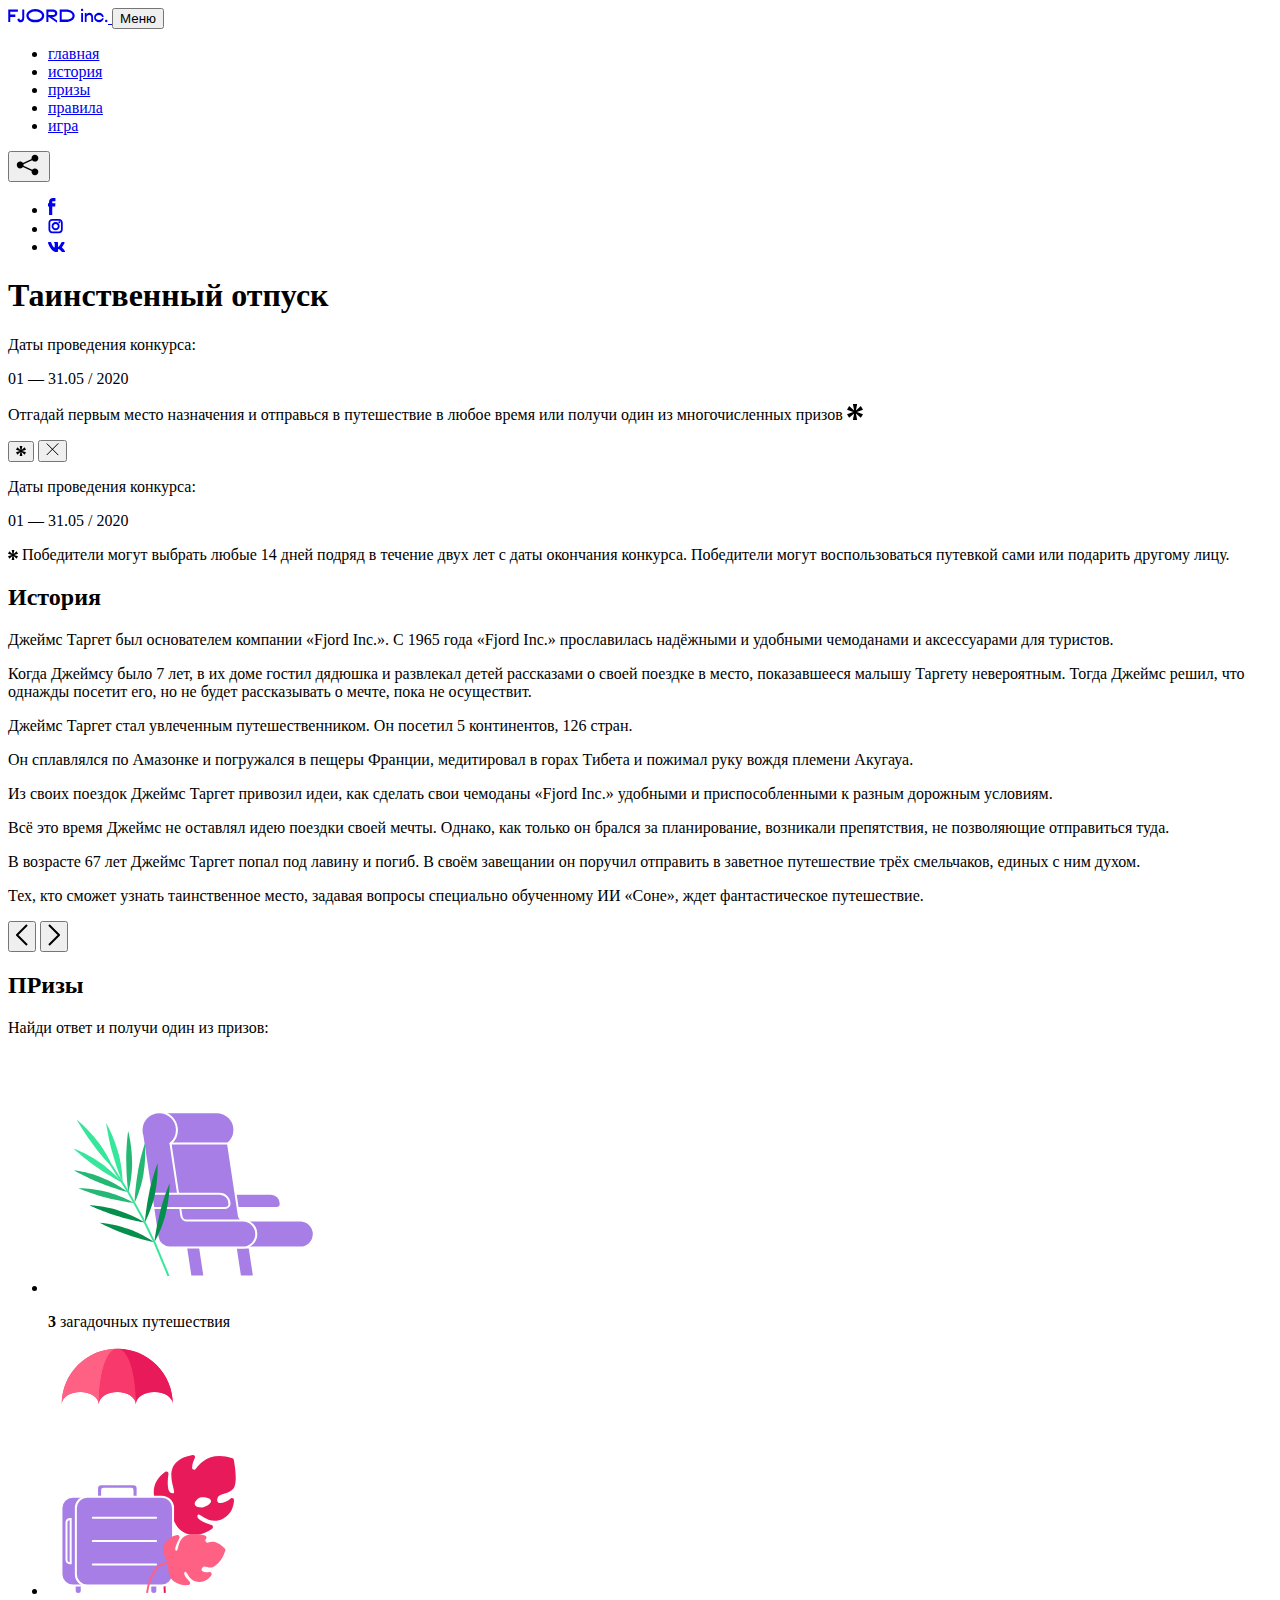
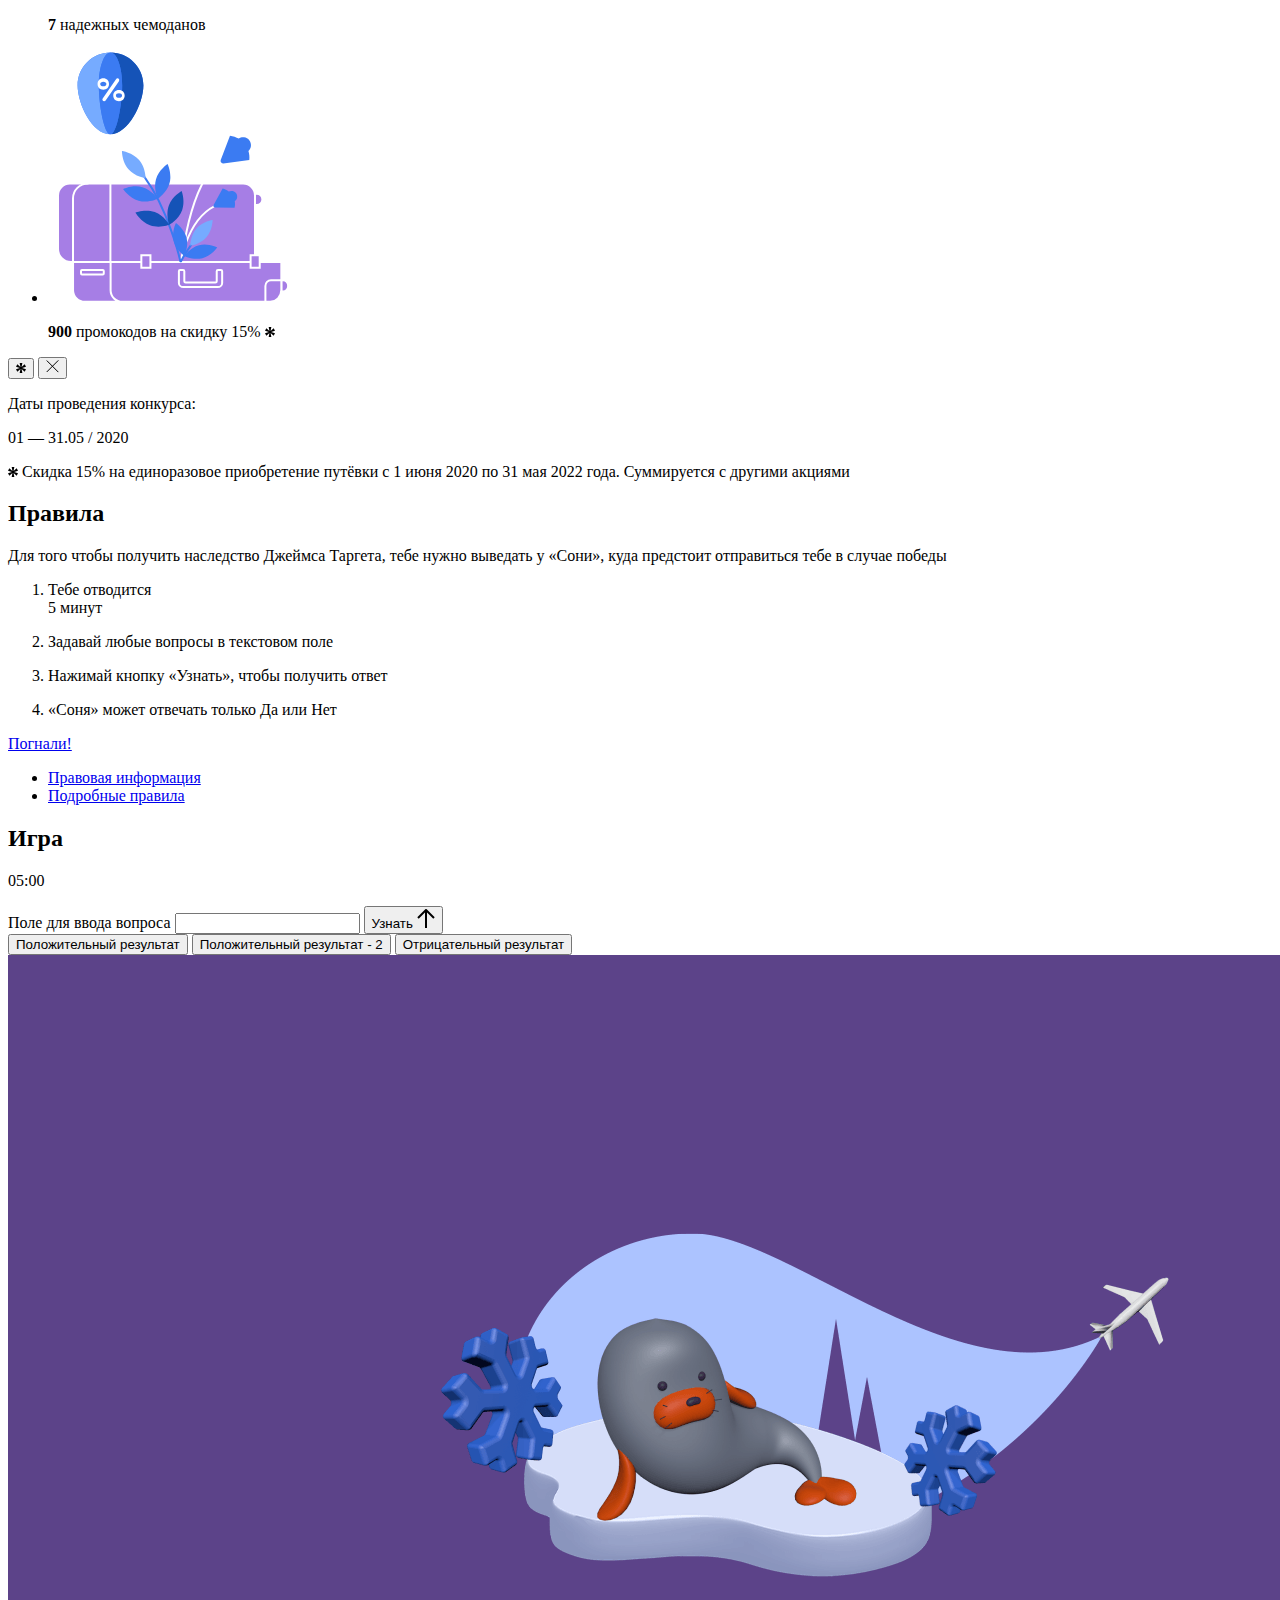
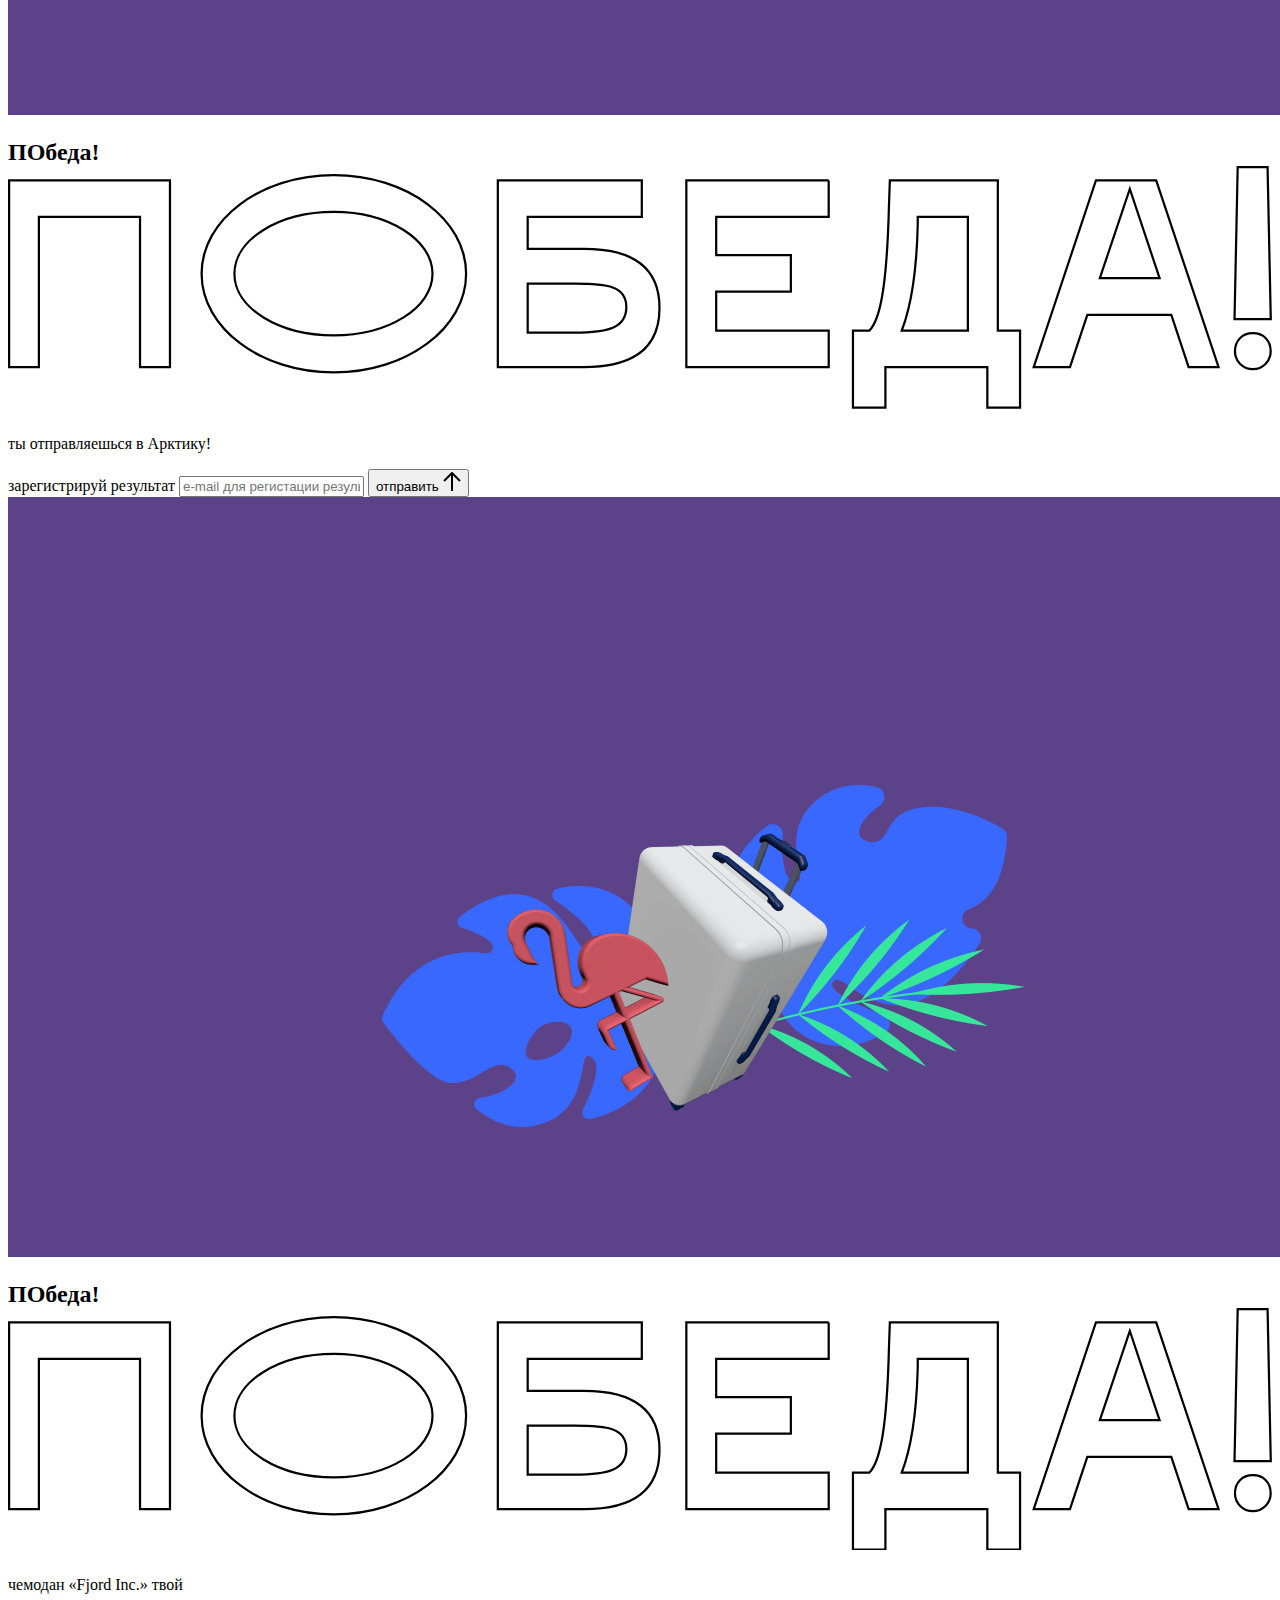
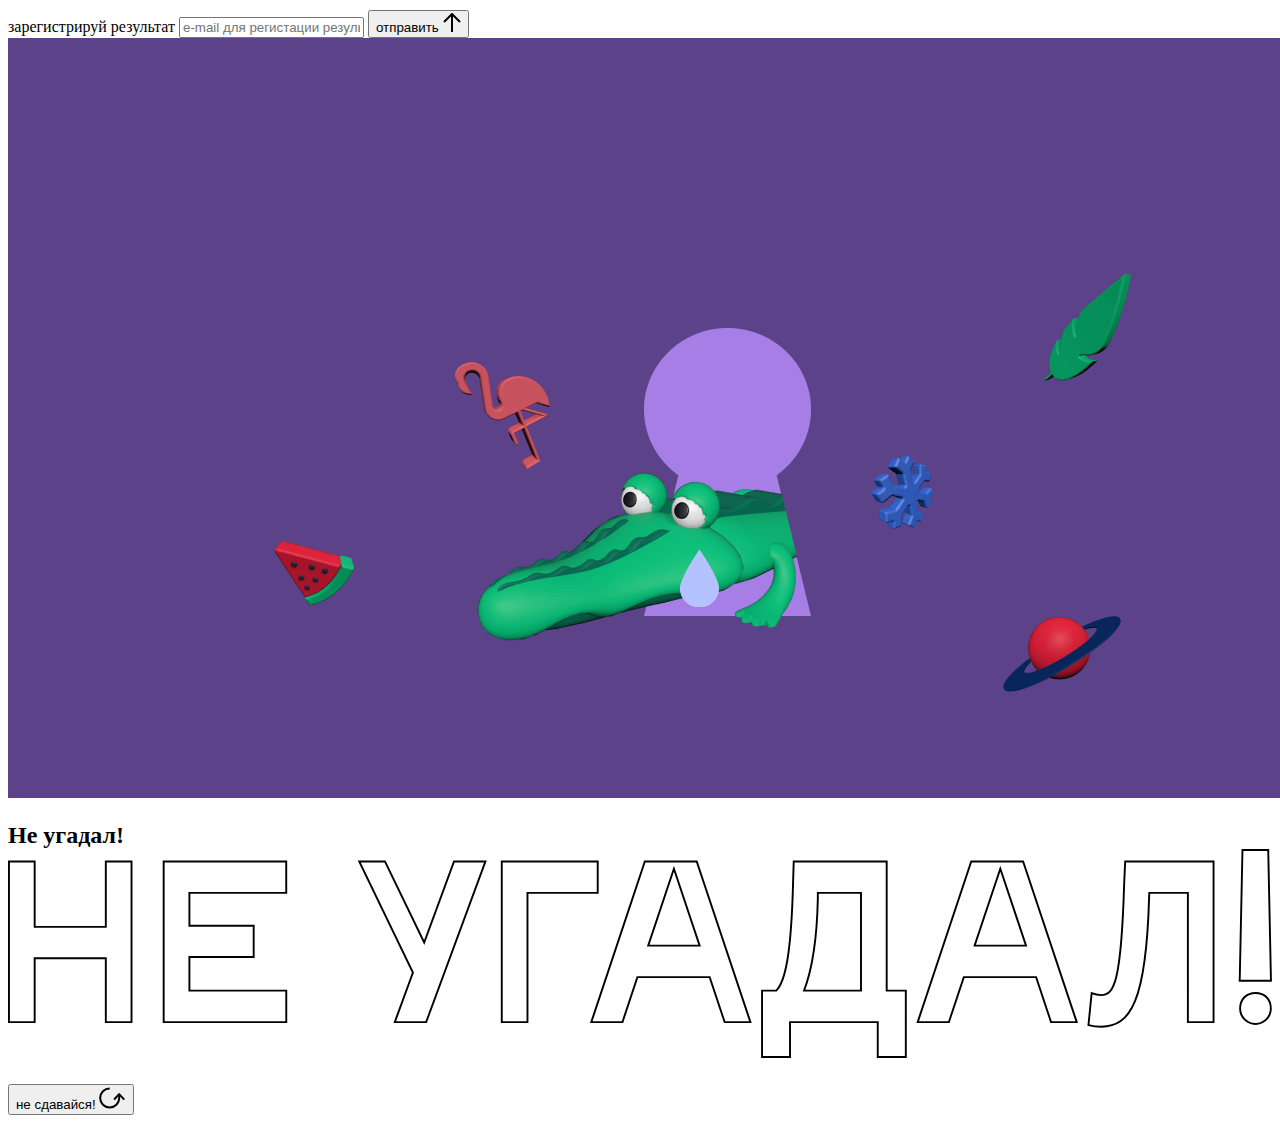
<file: source/index.html>
<!DOCTYPE html>
<html lang="ru">
<head>
  <meta charset="UTF-8">
  <meta name="description" content="">
  <meta name="viewport" content="width=device-width, initial-scale=1.0">
  <meta http-equiv="X-UA-Compatible" content="ie=edge">
  <title>Mysterious Vacation</title>
</head>
<body>

  <header class="page-header js-header">
    <div class="page-header__wrapper">
      <a href="#" class="page-header__logo" aria-label="Перейти на страницу FJORD.Inc">
        <svg width="100" height="15" viewBox="0 0 100 15" fill="none" xmlns="http://www.w3.org/2000/svg">
          <path d="M0.26 1.4V14H2.276V8.906H7.334V6.44H2.276V3.848H9.872V1.4H0.26ZM12.733 14.36C15.127 14.36 16.243 12.65 16.243 9.5V1.4H14.263V8.96C14.263 11.21 13.723 11.876 12.733 11.876C11.833 11.876 11.473 11.3 11.347 10.58L9.36702 10.94C9.63702 13.046 10.663 14.36 12.733 14.36ZM18.3918 7.7C18.3918 11.372 22.3878 14.36 27.3198 14.36C32.2518 14.36 36.2478 11.372 36.2478 7.7C36.2478 4.028 32.2518 1.04 27.3198 1.04C22.3878 1.04 18.3918 4.028 18.3918 7.7ZM20.6058 7.7C20.6058 5.378 23.6118 3.524 27.3198 3.524C30.9918 3.524 33.9798 5.378 33.9798 7.7C33.9798 10.004 30.9918 11.858 27.3198 11.858C23.6118 11.858 20.6058 10.004 20.6058 7.7ZM40.403 14V8.906H40.799L49.079 14.702V12.38L44.039 8.906H44.201C47.999 8.906 49.277 7.304 49.277 5.162C49.277 3.092 47.999 1.4 44.201 1.4H38.387V14H40.403ZM43.535 3.722C45.785 3.722 47.045 4.136 47.045 5.432C47.045 6.764 45.785 7.034 43.535 7.034H40.403V3.722H43.535ZM51.6936 1.382V14H57.8676C62.7456 14 66.7236 11.534 66.7236 7.7C66.7236 3.848 62.7456 1.382 57.8676 1.382H51.6936ZM53.7096 11.624V3.722H57.5436C61.5396 3.722 64.4916 5.018 64.4916 7.7C64.4916 10.238 61.5396 11.624 57.5436 11.624H53.7096ZM73.1832 14.018H74.9832V5H73.1832V14.018ZM72.9132 1.976C72.9132 2.57 73.3992 3.092 74.0832 3.092C74.7492 3.092 75.2352 2.57 75.2352 1.976C75.2352 1.382 74.7672 0.805999 74.0832 0.805999C73.3812 0.805999 72.9132 1.382 72.9132 1.976ZM76.7867 14H78.5687V9.104C78.7487 8.006 79.5947 6.962 81.0887 6.962C82.1147 6.962 83.2667 7.448 83.2667 9.554V14H85.0487V9.014C85.0487 6.152 83.2307 4.73 81.3587 4.73C79.9187 4.73 79.0727 5.558 78.5687 6.854V5H76.7867V14ZM90.9898 14.27C93.5098 14.27 95.3818 12.506 95.7238 10.328H94.0498C93.7258 11.3 92.6998 12.02 90.9898 12.02C88.8478 12.02 87.7678 10.922 87.7678 9.59C87.7678 8.24 88.8478 6.962 90.9898 6.962C92.7538 6.962 93.7978 7.844 94.0858 8.924H95.7418C95.4358 6.71 93.6178 4.73 90.9898 4.73C88.0918 4.73 86.1298 7.124 86.1298 9.59C86.1298 12.074 88.1278 14.27 90.9898 14.27ZM97.0693 12.938C97.0693 13.658 97.5553 14.144 98.2753 14.144C98.9953 14.144 99.4813 13.658 99.4813 12.938C99.4813 12.2 98.9953 11.714 98.2753 11.714C97.5553 11.714 97.0693 12.2 97.0693 12.938Z" fill="currentColor"/>
        </svg>
      </a>
      <button class="page-header__toggler js-menu-toggler" type="button" aria-label="Управление мобильным меню"><span>Меню</span></button>
      <nav class="page-header__nav">
        <div class="page-header__menu js-menu" id="menu">
          <ul>
            <li>
              <a class="js-menu-link active" href="#top" data-href="top">главная</a>
            </li>
            <li>
              <a class="js-menu-link" href="#story" data-href="story">история</a>
            </li>
            <li>
              <a class="js-menu-link" href="#prizes" data-href="prizes">призы</a>
            </li>
            <li>
              <a class="js-menu-link" href="#rules" data-href="rules">правила</a>
            </li>
            <li>
              <a class="js-menu-link" href="#game" data-href="game">игра</a>
            </li>
          </ul>
        </div>
        <div class="page-header__social">
          <div class="social-block js-social-block">
            <button class="social-block__toggler" aria-label="Управлять блоком с социальными кнопками">
              <svg width="26" height="22" viewBox="0 0 27 22" fill="none" xmlns="http://www.w3.org/2000/svg">
                <path d="M19.6721 7.43664C21.6273 7.43664 23.213 5.85095 23.213 3.89566C23.213 1.94037 21.6273 0.354675 19.6721 0.354675C17.7168 0.354675 16.1311 1.94037 16.1311 3.89566C16.1311 4.19968 16.1728 4.49178 16.2458 4.77345L7.21751 8.95527C6.57519 8.05214 5.52303 7.46049 4.33078 7.46049C2.37549 7.46049 0.789795 9.04618 0.789795 11.0015C0.789795 12.9568 2.37549 14.5425 4.33078 14.5425C5.52303 14.5425 6.57668 13.9508 7.21751 13.0477L16.2458 17.2295C16.1743 17.5112 16.1311 17.8033 16.1311 18.1073C16.1311 20.0626 17.7168 21.6483 19.6721 21.6483C21.6273 21.6483 23.213 20.0626 23.213 18.1073C23.213 16.152 21.6273 14.5663 19.6721 14.5663C18.4798 14.5663 17.4262 15.158 16.7853 16.0611L7.75701 11.8793C7.82854 11.5976 7.87176 11.3055 7.87176 11.0015C7.87176 10.6974 7.83003 10.4053 7.75701 10.1237L16.7853 5.94186C17.4262 6.84499 18.4783 7.43664 19.6721 7.43664Z" fill="currentColor"/>
              </svg>
            </button>
            <ul class="social-block__list">
              <li>
                <a class="social-block__link social-block__link--fb" href="#" aria-label="Мы на Facebook">
                  <svg width="8" height="17" viewBox="0 0 8 17" fill="none" xmlns="http://www.w3.org/2000/svg">
                    <path d="M4.24646 16.9899H1.09275L1.05793 8.49828H0V5.30707H1.05793V3.81124C1.05793 1.42084 2.57654 0 5.21735 0H7.41758V3.18585H5.30841C4.28262 3.18585 4.2478 3.48582 4.2478 4.24914V5.30707H7.42964L7.16716 8.49828H4.2478V16.9899H4.24646Z" fill="currentColor"/>
                  </svg>
                </a>
              </li>
              <li>
                <a class="social-block__link social-block__link--insta" href="#" aria-label="Мы в Instagram">
                  <svg width="15" height="15" viewBox="0 0 15 15" fill="none" xmlns="http://www.w3.org/2000/svg">
                    <path d="M11.0197 0H4.19806C2.14246 0 0.471191 1.66993 0.471191 3.72285V10.5499C0.471191 12.6082 2.14112 14.2727 4.19806 14.2727H11.0197C13.0753 14.2727 14.7466 12.6082 14.7466 10.5499V3.72285C14.7466 1.67127 13.0753 0 11.0197 0ZM11.0197 12.4849H4.19806C3.13076 12.4849 2.26432 11.6158 2.26432 10.5512V3.72419C2.26432 2.65956 3.13076 1.79715 4.19806 1.79715H11.0197C12.087 1.79715 12.9535 2.6609 12.9535 3.72419V10.5512C12.9535 11.6145 12.087 12.4849 11.0197 12.4849Z" fill="currentColor"/>
                    <path d="M7.60887 3.11084C5.38989 3.11084 3.58203 4.9187 3.58203 7.14036C3.58203 9.35532 5.38989 11.1645 7.60887 11.1645C9.83053 11.1645 11.6357 9.35666 11.6357 7.14036C11.6357 4.9187 9.83053 3.11084 7.60887 3.11084ZM7.60887 9.36871C6.37551 9.36871 5.37784 8.37372 5.37784 7.14036C5.37784 5.90699 6.37551 4.90665 7.60887 4.90665C8.83822 4.90665 9.84259 5.90833 9.84259 7.14036C9.84392 8.37238 8.83822 9.36871 7.60887 9.36871Z" fill="currentColor"/>
                    <path d="M11.3573 2.35962C10.8256 2.35962 10.3931 2.79752 10.3931 3.32381C10.3931 3.85546 10.8256 4.29336 11.3573 4.29336C11.8862 4.29336 12.3215 3.85546 12.3215 3.32381C12.3215 2.79752 11.8862 2.35962 11.3573 2.35962Z" fill="currentColor"/>
                  </svg>
                </a>
              </li>
              <li>
                <a class="social-block__link social-block__link--vk" href="#" aria-label="Мы ВКонтакте">
                  <svg width="17" height="10" viewBox="0 0 17 10" fill="none" xmlns="http://www.w3.org/2000/svg">
                    <path d="M14.1234 4.9002C14.1234 4.9002 16.3623 1.72708 16.5866 0.680242C16.6595 0.312285 16.4947 0.103188 16.1069 0.103188C16.1069 0.103188 14.8193 0.103188 14.168 0.103188C13.7235 0.103188 13.5587 0.293278 13.4235 0.579768C13.4235 0.579768 12.3724 2.82553 11.0969 4.24712C10.6861 4.70333 10.4781 4.84318 10.2511 4.84318C10.0646 4.84318 9.98625 4.6911 9.98625 4.27834V0.649016C9.98625 0.147997 9.92545 0.00135496 9.5066 0.00135496H6.39628C6.15578 0.00135496 6.0085 0.134417 6.0085 0.324506C6.0085 0.801084 6.73406 0.908351 6.73406 2.20231V4.87305C6.73406 5.40529 6.70569 5.61575 6.45303 5.61575C5.78016 5.61575 4.19528 3.30618 3.30623 0.678887C3.12923 0.145282 2.93737 0 2.43475 0H0.486409C0.205373 0 0 0.190085 0 0.476576C0 0.991172 0.60666 3.40801 2.99277 6.64358C4.59927 8.8201 6.70569 10 8.60269 10C9.76196 10 10.0416 9.80312 10.0416 9.31432V7.63883C10.0416 7.22607 10.2065 7.04956 10.4429 7.04956C10.7078 7.04956 11.1847 7.13238 12.2805 8.22268C13.5843 9.47862 13.6762 10 14.3896 10H16.5676C16.7919 10 17 9.89273 17 9.52342C17 9.02919 16.3623 8.15343 15.384 7.10659C14.9801 6.56755 14.3302 5.98914 14.1248 5.72301C13.8275 5.40801 13.9154 5.23014 14.1234 4.9002Z" fill="currentColor"/>
                  </svg>
                </a>
              </li>
            </ul>
          </div>
        </div>
      </nav>
    </div>
  </header>

  <main class="page-content">

    <section class="animation-screen"></section>

    <section class="screen screen--hidden screen--intro js-scrollspy" id="top">
      <div class="screen__wrapper">
        <div class="intro">
          <h1 class="intro__title">Таинственный отпуск</h1>
          <div class="intro__content">
            <div class="intro__info">
              <p class="intro__label">Даты проведения конкурса:</p>
              <p class="intro__date">01 — 31.05 / 2020</p>
            </div>
            <div class="intro__message">
              <p>
                Отгадай первым место назначения и&nbsp;отправься в&nbsp;путешествие в&nbsp;любое время или получи один из многочисленных призов
                <svg width="16" height="16" viewBox="0 0 10 10" fill="none" xmlns="http://www.w3.org/2000/svg">
                  <path d="M0 6.35337L3.90271 4.99012L0 3.64663L1.34615 1.32374L4.44287 4.01073L3.67364 0H6.34615L5.57692 4.01073L8.65385 1.32374L10 3.64663L6.13405 4.99012L10 6.35337L8.65385 8.65651L5.57692 5.98927L6.34615 10H3.67364L4.44287 5.96952L1.34615 8.65651L0 6.35337Z" fill="currentColor"/>
                </svg>
              </p>
            </div>
          </div>
        </div>
      </div>
      <div class="screen__footer js-footer">
        <button class="screen__footer-enlarge js-footer-toggler" type="button" aria-label="Показать сообщение">
          <svg width="10" height="10" viewBox="0 0 10 10" fill="none" xmlns="http://www.w3.org/2000/svg">
            <path d="M0 6.35337L3.90271 4.99012L0 3.64663L1.34615 1.32374L4.44287 4.01073L3.67364 0H6.34615L5.57692 4.01073L8.65385 1.32374L10 3.64663L6.13405 4.99012L10 6.35337L8.65385 8.65651L5.57692 5.98927L6.34615 10H3.67364L4.44287 5.96952L1.34615 8.65651L0 6.35337Z" fill="currentColor"/>
          </svg>
        </button>
        <button class="screen__footer-collapse js-footer-toggler" type="button" aria-label="Скрыть сообщение">
          <svg width="13" height="13" viewBox="0 0 13 13" fill="none" xmlns="http://www.w3.org/2000/svg">
            <line x1="12.3536" y1="0.353553" x2="0.738349" y2="11.9688" stroke="currentColor"/>
            <line x1="0.738319" y1="0.539925" x2="12.3535" y2="12.1551" stroke="currentColor"/>
          </svg>
        </button>
        <div class="screen__footer-wrapper">
          <div class="screen__footer-announce">
            <p class="screen__footer-label">Даты проведения конкурса:</p>
            <p class="screen__footer-date">01 — 31.05 / 2020</p>
          </div>
          <div class="screen__footer-note">
            <p>
              <svg width="10" height="10" viewBox="0 0 10 10" fill="none" xmlns="http://www.w3.org/2000/svg">
                <path d="M0 6.35337L3.90271 4.99012L0 3.64663L1.34615 1.32374L4.44287 4.01073L3.67364 0H6.34615L5.57692 4.01073L8.65385 1.32374L10 3.64663L6.13405 4.99012L10 6.35337L8.65385 8.65651L5.57692 5.98927L6.34615 10H3.67364L4.44287 5.96952L1.34615 8.65651L0 6.35337Z" fill="currentColor"/>
              </svg>
              <span>Победители могут выбрать любые 14 дней подряд в&nbsp;течение двух лет с&nbsp;даты окончания конкурса. Победители могут воспользоваться путевкой сами или подарить другому лицу.</span>
            </p>
          </div>
        </div>
      </div>
    </section>

    <section class="screen screen--hidden screen--story js-scrollspy" id="story">

      <div class="slider swiper-container js-slider">

        <div class="swiper-wrapper">

          <div class="slider__item swiper-slide">
            <h2 class="slider__item-title">История</h2>
            <p class="slider__item-text">Джеймс Таргет был основателем компании &laquo;Fjord Inc.&raquo;. С&nbsp;1965 года &laquo;Fjord Inc.&raquo; прославилась надёжными и&nbsp;удобными чемоданами и&nbsp;аксессуарами для туристов.</p>
          </div>

          <div class="slider__item swiper-slide">
            <p class="slider__item-text">Когда Джеймсу было 7&nbsp;лет, в&nbsp;их&nbsp;доме гостил дядюшка и&nbsp;развлекал детей рассказами о&nbsp;своей поездке в&nbsp;место, показавшееся малышу Таргету невероятным. Тогда Джеймс решил, что однажды посетит его, но&nbsp;не&nbsp;будет рассказывать о&nbsp;мечте, пока не&nbsp;осуществит.</p>
          </div>

          <div class="slider__item swiper-slide">
            <p class="slider__item-text">Джеймс Таргет стал увлеченным путешественником. Он&nbsp;посетил 5&nbsp;континентов, 126&nbsp;стран.</p>
          </div>

          <div class="slider__item swiper-slide">
            <p class="slider__item-text">Он&nbsp;сплавлялся по&nbsp;Амазонке и&nbsp;погружался в&nbsp;пещеры Франции, медитировал в&nbsp;горах Тибета и&nbsp;пожимал руку вождя племени Акугауа.</p>
          </div>

          <div class="slider__item swiper-slide">
            <p class="slider__item-text">Из&nbsp;своих поездок Джеймс Таргет привозил идеи, как сделать свои чемоданы &laquo;Fjord Inc.&raquo; удобными и&nbsp;приспособленными к&nbsp;разным дорожным условиям.</p>
          </div>

          <div class="slider__item swiper-slide">
            <p class="slider__item-text">Всё это время Джеймс не&nbsp;оставлял идею поездки своей мечты. Однако, как только он&nbsp;брался за&nbsp;планирование, возникали препятствия, не&nbsp;позволяющие отправиться туда.</p>
          </div>

          <div class="slider__item swiper-slide">
            <p class="slider__item-text">В&nbsp;возрасте 67&nbsp;лет Джеймс Таргет попал под лавину и&nbsp;погиб. В&nbsp;своём завещании он&nbsp;поручил отправить в&nbsp;заветное путешествие трёх смельчаков, единых с&nbsp;ним духом.</p>
          </div>

          <div class="slider__item swiper-slide">
            <p class="slider__item-text">Тех, кто сможет узнать таинственное место, задавая вопросы специально обученному ИИ&nbsp;&laquo;Соне&raquo;, ждет фантастическое путешествие.</p>
          </div>
        </div>
        <div class="slider__controls">
          <button class="slider__control slider__control--prev js-control-prev" type="button" aria-label="Показать предыдущую историю">
            <svg width="12" height="22" viewBox="0 0 12 22" fill="none" xmlns="http://www.w3.org/2000/svg">
              <path d="M11 1L1 11L11 21" stroke="currentColor" stroke-width="2" stroke-linejoin="round"/>
            </svg>
          </button>
          <button class="slider__control slider__control--next js-control-next" type="button" aria-label="Показать следующую историю">
            <svg width="12" height="22" viewBox="0 0 12 22" fill="none" xmlns="http://www.w3.org/2000/svg">
              <path d="M1 1L11 11L1 21" stroke="currentColor" stroke-width="2" stroke-linejoin="round"/>
            </svg>
          </button>
        </div>
        <div class="slider__pagination swiper-pagination"></div>
      </div>
    </section>

    <section class="screen screen--hidden screen--prizes js-scrollspy" id="prizes">
      <div class="screen__wrapper">
        <div class="prizes">
          <h2 class="prizes__title">ПРизы</h2>
          <div class="prizes__lead">
            <p>Найди ответ и&nbsp;получи один из&nbsp;призов:</p>
          </div>
          <ul class="prizes__list">
            <li class="prizes__item prizes__item--journeys">
              <div class="prizes__icon">
                <picture>
                  <source srcset="img/prize1-mob.svg" media="(orientation: portrait)">
                  <img src="img/prize1.svg" alt="">
                </picture>
              </div>
              <p class="prizes__desc">
                <b>3</b>
                <span>загадочных путешествия</span>
              </p>
            </li>
            <li class="prizes__item prizes__item--cases">
              <div class="prizes__icon">
                <picture>
                  <source srcset="img/prize2-mob.svg" media="(orientation: portrait)">
                  <img src="img/prize2.svg" alt="">
                </picture>
              </div>
              <p class="prizes__desc">
                <b>7</b>
                <span>надежных чемоданов</span>
              </p>
            </li>
            <li class="prizes__item prizes__item--codes">
              <div class="prizes__icon">
                <picture>
                  <source srcset="img/prize3-mob.svg" media="(orientation: portrait)">
                  <img src="img/prize3.svg" alt="">
                </picture>
              </div>
              <p class="prizes__desc">
                <b>900</b>
                <span>
                  промокодов на&nbsp;скидку 15%
                  <svg width="10" height="10" viewBox="0 0 10 10" fill="none" xmlns="http://www.w3.org/2000/svg">
                    <path d="M0 6.35337L3.90271 4.99012L0 3.64663L1.34615 1.32374L4.44287 4.01073L3.67364 0H6.34615L5.57692 4.01073L8.65385 1.32374L10 3.64663L6.13405 4.99012L10 6.35337L8.65385 8.65651L5.57692 5.98927L6.34615 10H3.67364L4.44287 5.96952L1.34615 8.65651L0 6.35337Z" fill="currentColor"/>
                  </svg>
                </span>
              </p>
            </li>
          </ul>
        </div>
      </div>
      <div class="screen__footer js-footer">
        <button class="screen__footer-enlarge js-footer-toggler" type="button" aria-label="Показать сообщение">
          <svg width="10" height="10" viewBox="0 0 10 10" fill="none" xmlns="http://www.w3.org/2000/svg">
            <path d="M0 6.35337L3.90271 4.99012L0 3.64663L1.34615 1.32374L4.44287 4.01073L3.67364 0H6.34615L5.57692 4.01073L8.65385 1.32374L10 3.64663L6.13405 4.99012L10 6.35337L8.65385 8.65651L5.57692 5.98927L6.34615 10H3.67364L4.44287 5.96952L1.34615 8.65651L0 6.35337Z" fill="currentColor"/>
          </svg>
        </button>
        <button class="screen__footer-collapse js-footer-toggler" type="button" aria-label="Скрыть сообщение">
          <svg width="13" height="13" viewBox="0 0 13 13" fill="none" xmlns="http://www.w3.org/2000/svg">
            <line x1="12.3536" y1="0.353553" x2="0.738349" y2="11.9688" stroke="currentColor"/>
            <line x1="0.738319" y1="0.539925" x2="12.3535" y2="12.1551" stroke="currentColor"/>
          </svg>
        </button>
        <div class="screen__footer-wrapper">
          <div class="screen__footer-announce">
            <p class="screen__footer-label">Даты проведения конкурса:</p>
            <p class="screen__footer-date">01 — 31.05 / 2020</p>
          </div>
          <div class="screen__footer-note">
            <p>
              <svg width="10" height="10" viewBox="0 0 10 10" fill="none" xmlns="http://www.w3.org/2000/svg">
                <path d="M0 6.35337L3.90271 4.99012L0 3.64663L1.34615 1.32374L4.44287 4.01073L3.67364 0H6.34615L5.57692 4.01073L8.65385 1.32374L10 3.64663L6.13405 4.99012L10 6.35337L8.65385 8.65651L5.57692 5.98927L6.34615 10H3.67364L4.44287 5.96952L1.34615 8.65651L0 6.35337Z" fill="currentColor"/>
              </svg>
              <span>Скидка&nbsp;15% на&nbsp;единоразовое приобретение путёвки с&nbsp;1&nbsp;июня 2020 по&nbsp;31&nbsp;мая 2022&nbsp;года. Суммируется с&nbsp;другими акциями</span>
            </p>
          </div>
        </div>
      </div>
    </section>

    <section class="screen screen--hidden screen--rules js-scrollspy" id="rules">
      <div class="screen__wrapper">
        <div class="rules">
          <h2 class="rules__title">Правила</h2>
          <div class="rules__lead">
            <p>Для того чтобы получить наследство Джеймса Таргета, тебе нужно выведать у&nbsp;&laquo;Сони&raquo;, куда предстоит отправиться тебе в&nbsp;случае победы</p>
          </div>
          <ol class="rules__list">
            <li class="rules__item">
              <p>Тебе отводится <br>5&nbsp;минут</p>
            </li>
            <li class="rules__item">
              <p>Задавай любые вопросы в&nbsp;текстовом поле</p>
            </li>
            <li class="rules__item">
              <p>Нажимай кнопку &laquo;Узнать&raquo;, чтобы получить ответ</p>
            </li>
            <li class="rules__item">
              <p>&laquo;Соня&raquo; может отвечать только&nbsp;Да или Нет</p>
            </li>
          </ol>
          <a href="#game" class="rules__link btn">Погнали!</a>
        </div>
      </div>
      <div class="screen__disclaimer">
        <div class="disclaimer">
          <ul>
            <li>
              <a href="#">Правовая информация</a>
            </li>
            <li>
              <a href="#">Подробные правила</a>
            </li>
          </ul>
        </div>
      </div>
    </section>

    <section class="screen screen--hidden screen--game js-scrollspy" id="game">
      <div class="screen__wrapper">
        <div class="game">
          <div class="game__header">
            <h2 class="game__title">Игра</h2>
            <div class="game__counter">
              <span>05</span>:<span>00</span>
            </div>
          </div>
          <div class="game__body">
            <div class="chat">
              <div class="chat__body js-chat">
                <ul class="chat__list" id="messages"></ul>
              </div>
              <div class="chat__footer">
                <form action="#" method="post" class="form" id="message-form">
                  <label for="message-field" class="visually-hidden">Поле для ввода вопроса</label>
                  <input type="text" class="form__field" id="message-field">
                  <button class="form__button btn">
                    Узнать
                    <svg width="18" height="19" viewBox="0 0 18 19" fill="none" xmlns="http://www.w3.org/2000/svg">
                      <path stroke="currentColor" stroke-width="2" d="M9 19V1"/>
                      <path d="M1 9l8-8 8 8" stroke="currentColor" stroke-width="2" stroke-linejoin="round"/>
                    </svg>
                  </button>
                </form>
              </div>
            </div>
          </div>
          <!-- временные кнопки для показа результата -->
          <div class="game__buttons">
            <button class="game__button btn js-show-result" type="button" data-target="result">Положительный результат</button>
            <button class="game__button btn js-show-result" type="button" data-target="result2">Положительный результат - 2</button>
            <button class="game__button btn js-show-result" type="button" data-target="result3">Отрицательный результат</button>
          </div>
        </div>
      </div>
    </section>

    <section class="screen screen--hidden screen--result" id="result">
      <div class="screen__wrapper">
        <div class="result result--trip">
          <div class="result__image">
            <picture>
              <source srcset="img/result1-mob.png 1x, img/result1-mob@2x.png 2x" media="(max-width: 768px) and (orientation: portrait)">
              <img src="img/result1.png" srcset="img/result1@2x.png 2x" alt="">
            </picture>
          </div>
          <h2 class="result__title">
            <span class="visually-hidden">ПОбеда!</span>
            <svg xmlns="http://www.w3.org/2000/svg" viewBox="0 0 568.85 109.24">
              <path d="M16,24.44V92H2.6V8H75V92H61.52V24.44H16Z" transform="translate(-2.1 -1.5)" fill="none" stroke="currentColor"/>
              <path
                d="M148.76,5.6c32.88,0,59.52,19.92,59.52,44.4s-26.64,44.4-59.52,44.4S89.24,74.48,89.24,50,115.88,5.6,148.76,5.6Zm0,72.12c24.48,0,44.4-12.36,44.4-27.72s-19.92-27.84-44.4-27.84C124,22.16,104,34.52,104,50S124,77.72,148.76,77.72Z"
                transform="translate(-2.1 -1.5)" fill="none" stroke="currentColor"/>
              <path
                d="M287.36,8V24.44H236v14.4h25.32c25.44,0,34,11.16,34,26.52,0,15.6-8.52,26.64-34,26.64H222.56V8h64.8ZM256.88,76.52c15.12,0,23.52-2,23.52-11.52S272,54.44,256.88,54.44H236V76.52h20.88Z"
                transform="translate(-2.1 -1.5)" fill="none" stroke="currentColor"/>
              <path d="M371.47,8V24.44H320.84V41.6h33.6V58h-33.6V75.56h50.64V92H307.4V8h64.08Z" transform="translate(-2.1 -1.5)"
                    fill="none" stroke="currentColor"/>
              <path
                d="M382.39,110.24V75.56h7.44c4.56-4.68,7.8-18.36,8.76-56L399,8h48.6V75.56h10v34.68H442.87V92H397v18.24H382.39Zm51.72-34.68V24.44H411.55v3.12c-0.48,22.44-3.24,37.68-7.2,48h29.76Z"
                transform="translate(-2.1 -1.5)" fill="none" stroke="currentColor"/>
              <path
                d="M463.75,92l28-84h27.12l28.08,84H533.47l-7.8-23.52h-37.8L480.07,92H463.75Zm56.64-40L507,11.84,493.51,52h26.88Z"
                transform="translate(-2.1 -1.5)" fill="none" stroke="currentColor"/>
              <path
                d="M554.12,70.4L555.55,2H569l1.44,68.4H554.12Zm8.28,6.36c4.8,0,8,3.24,8,8.16a8,8,0,1,1-16.08,0C554.35,80,557.59,76.76,562.39,76.76Z"
                transform="translate(-2.1 -1.5)" fill="none" stroke="currentColor"/>
            </svg>
          </h2>
          <div class="result__text">
            <p>ты&nbsp;отправляешься в&nbsp;Арктику!</p>
          </div>
          <div class="result__form">
            <form action="#" method="post" class="form form--result">
              <label for="email-field" class="form__label">зарегистрируй результат</label>
              <input type="email" class="form__field" id="email-field" placeholder="e-mail для регистации результата и получения приза" required>
              <button class="form__button btn">
                отправить
                <svg width="18" height="19" viewBox="0 0 18 19" fill="none" xmlns="http://www.w3.org/2000/svg">
                  <path stroke="currentColor" stroke-width="2" d="M9 19V1"/>
                  <path d="M1 9l8-8 8 8" stroke="currentColor" stroke-width="2" stroke-linejoin="round"/>
                </svg>
              </button>
            </form>
          </div>
        </div>
      </div>
    </section>

    <section class="screen screen--hidden screen--result" id="result2">
      <div class="screen__wrapper">
        <div class="result result--prize">
          <div class="result__image">
            <picture>
              <source srcset="img/result2-mob.png 1x, img/result2-mob@2x.png 2x" media="(max-width: 768px) and (orientation: portrait)">
              <img src="img/result2.png" srcset="img/result2@2x.png 2x" alt="">
            </picture>
          </div>
          <h2 class="result__title">
            <span class="visually-hidden">ПОбеда!</span>
            <svg xmlns="http://www.w3.org/2000/svg" viewBox="0 0 568.85 109.24">
              <path d="M16,24.44V92H2.6V8H75V92H61.52V24.44H16Z" transform="translate(-2.1 -1.5)" fill="none" stroke="currentColor"/>
              <path
                d="M148.76,5.6c32.88,0,59.52,19.92,59.52,44.4s-26.64,44.4-59.52,44.4S89.24,74.48,89.24,50,115.88,5.6,148.76,5.6Zm0,72.12c24.48,0,44.4-12.36,44.4-27.72s-19.92-27.84-44.4-27.84C124,22.16,104,34.52,104,50S124,77.72,148.76,77.72Z"
                transform="translate(-2.1 -1.5)" fill="none" stroke="currentColor"/>
              <path
                d="M287.36,8V24.44H236v14.4h25.32c25.44,0,34,11.16,34,26.52,0,15.6-8.52,26.64-34,26.64H222.56V8h64.8ZM256.88,76.52c15.12,0,23.52-2,23.52-11.52S272,54.44,256.88,54.44H236V76.52h20.88Z"
                transform="translate(-2.1 -1.5)" fill="none" stroke="currentColor"/>
              <path d="M371.47,8V24.44H320.84V41.6h33.6V58h-33.6V75.56h50.64V92H307.4V8h64.08Z" transform="translate(-2.1 -1.5)"
                    fill="none" stroke="currentColor"/>
              <path
                d="M382.39,110.24V75.56h7.44c4.56-4.68,7.8-18.36,8.76-56L399,8h48.6V75.56h10v34.68H442.87V92H397v18.24H382.39Zm51.72-34.68V24.44H411.55v3.12c-0.48,22.44-3.24,37.68-7.2,48h29.76Z"
                transform="translate(-2.1 -1.5)" fill="none" stroke="currentColor"/>
              <path
                d="M463.75,92l28-84h27.12l28.08,84H533.47l-7.8-23.52h-37.8L480.07,92H463.75Zm56.64-40L507,11.84,493.51,52h26.88Z"
                transform="translate(-2.1 -1.5)" fill="none" stroke="currentColor"/>
              <path
                d="M554.12,70.4L555.55,2H569l1.44,68.4H554.12Zm8.28,6.36c4.8,0,8,3.24,8,8.16a8,8,0,1,1-16.08,0C554.35,80,557.59,76.76,562.39,76.76Z"
                transform="translate(-2.1 -1.5)" fill="none" stroke="currentColor"/>
            </svg>
          </h2>
          <div class="result__text">
            <p>чемодан &laquo;Fjord&nbsp;Inc.&raquo;&nbsp;твой</p>
          </div>
          <div class="result__form">
            <form action="#" method="post" class="form form--result">
              <label for="email-field2" class="form__label">зарегистрируй результат</label>
              <input type="email" class="form__field" id="email-field2" placeholder="e-mail для регистации результата и получения приза" required>
              <button class="form__button btn">
                отправить
                <svg width="18" height="19" viewBox="0 0 18 19" fill="none" xmlns="http://www.w3.org/2000/svg">
                  <path stroke="currentColor" stroke-width="2" d="M9 19V1"/>
                  <path d="M1 9l8-8 8 8" stroke="currentColor" stroke-width="2" stroke-linejoin="round"/>
                </svg>
              </button>
            </form>
          </div>
        </div>
      </div>
    </section>

    <section class="screen screen--hidden screen--result" id="result3">
      <div class="screen__wrapper">
        <div class="result result--negative">
          <div class="result__image">
            <picture>
              <source srcset="img/result3-mob.png 1x, img/result3-mob@2x.png 2x" media="(max-width: 768px) and (orientation: portrait)">
              <img src="img/result3.png" srcset="img/result3@2x.png 2x" alt="">
            </picture>
          </div>
          <h2 class="result__title">
            <span class="visually-hidden">Не угадал!</span>
            <svg xmlns="http://www.w3.org/2000/svg" viewBox="0 0 660.77 109.24">
              <path d="M2.66,92V8H16.1V42.2H53.3V8H66.74V92H53.3V58.64H16.1V92H2.66Z" transform="translate(-2.16 -1.5)"
                    fill="none" stroke="currentColor"/>
              <path d="M147.62,8V24.44H97V41.6h33.6V58H97V75.56h50.64V92H83.54V8h64.08Z" transform="translate(-2.16 -1.5)"
                    fill="none" stroke="currentColor"/>
              <path d="M199.22,8l20.52,42.36L235.34,8h16.44l-31,84H204.38l9.48-25.92L185.78,8h13.44Z"
                    transform="translate(-2.16 -1.5)" fill="none" stroke="currentColor"/>
              <path d="M273.74,24.44V92H260.3V8h50.16V24.44H273.74Z" transform="translate(-2.16 -1.5)" fill="none"
                    stroke="currentColor"/>
              <path
                d="M307.1,92l28-84h27.12l28.08,84H376.82L369,68.48h-37.8L323.42,92H307.1Zm56.64-40L350.3,11.84,336.86,52h26.88Z"
                transform="translate(-2.16 -1.5)" fill="none" stroke="currentColor"/>
              <path
                d="M396.38,110.24V75.56h7.44c4.56-4.68,7.8-18.36,8.76-56L412.94,8h48.6V75.56h10v34.68H456.86V92H411v18.24H396.38ZM448.1,75.56V24.44H425.54v3.12c-0.48,22.44-3.24,37.68-7.2,48H448.1Z"
                transform="translate(-2.16 -1.5)" fill="none" stroke="currentColor"/>
              <path
                d="M477.74,92l28-84h27.12L560.9,92H547.46l-7.8-23.52h-37.8L494.06,92H477.74Zm56.64-40-13.44-40.2L507.5,52h26.88Z"
                transform="translate(-2.16 -1.5)" fill="none" stroke="currentColor"/>
              <path
                d="M568.7,76.88a13.77,13.77,0,0,0,5,1c6.6,0,10.44-6.24,12-58.32L586.22,8h46.2V92H619V24.44H598.82l-0.12,3.12C597.14,81,589,94.4,573.74,94.4a28.55,28.55,0,0,1-6.72-.84Z"
                transform="translate(-2.16 -1.5)" fill="none" stroke="currentColor"/>
              <path
                d="M646.1,70.4L647.54,2H661l1.44,68.4H646.1Zm8.28,6.36c4.8,0,8,3.24,8,8.16a8,8,0,0,1-16.08,0C646.34,80,649.58,76.76,654.38,76.76Z"
                transform="translate(-2.16 -1.5)" fill="none" stroke="currentColor"/>
            </svg>
          </h2>
          <button class="result__button js-play" type="button">
            не сдавайся!
            <span>
              <svg width="27" height="22" viewBox="0 0 27 22" fill="none" xmlns="http://www.w3.org/2000/svg">
                <path d="M10.6899 1.47998C5.42992 1.47998 1.16992 5.73998 1.16992 11C1.16992 16.26 5.42992 20.52 10.6899 20.52C15.9499 20.52 20.2099 16.26 20.2099 11V7.13998" stroke="currentColor" stroke-width="2" stroke-miterlimit="10"/>
                <path d="M15.1099 12.5099L20.1499 7.13989L25.3099 12.6299" stroke="currentColor" stroke-width="2" stroke-miterlimit="10" stroke-linejoin="round"/>
              </svg>
            </span>
          </button>
        </div>
      </div>
    </section>

    <div class="section-background"></div>

  </main>

</body>
</html>
</file>
